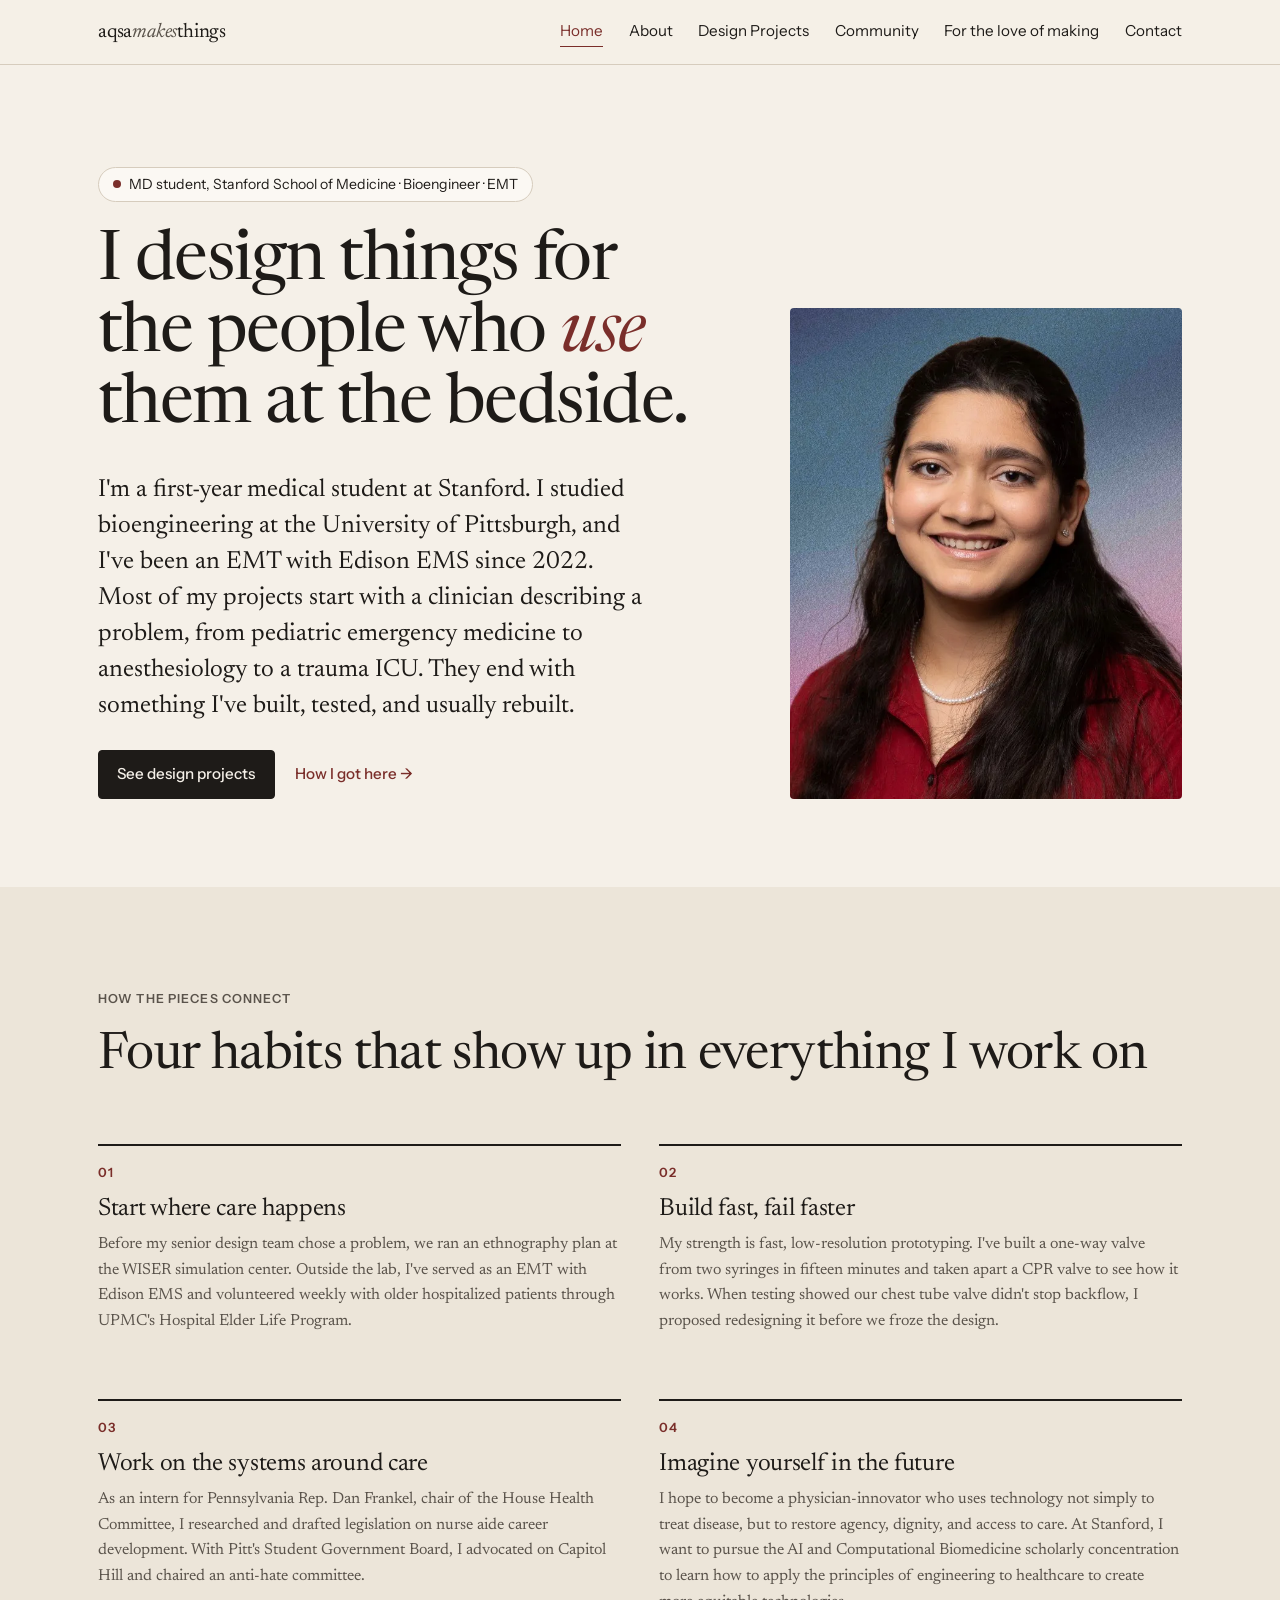
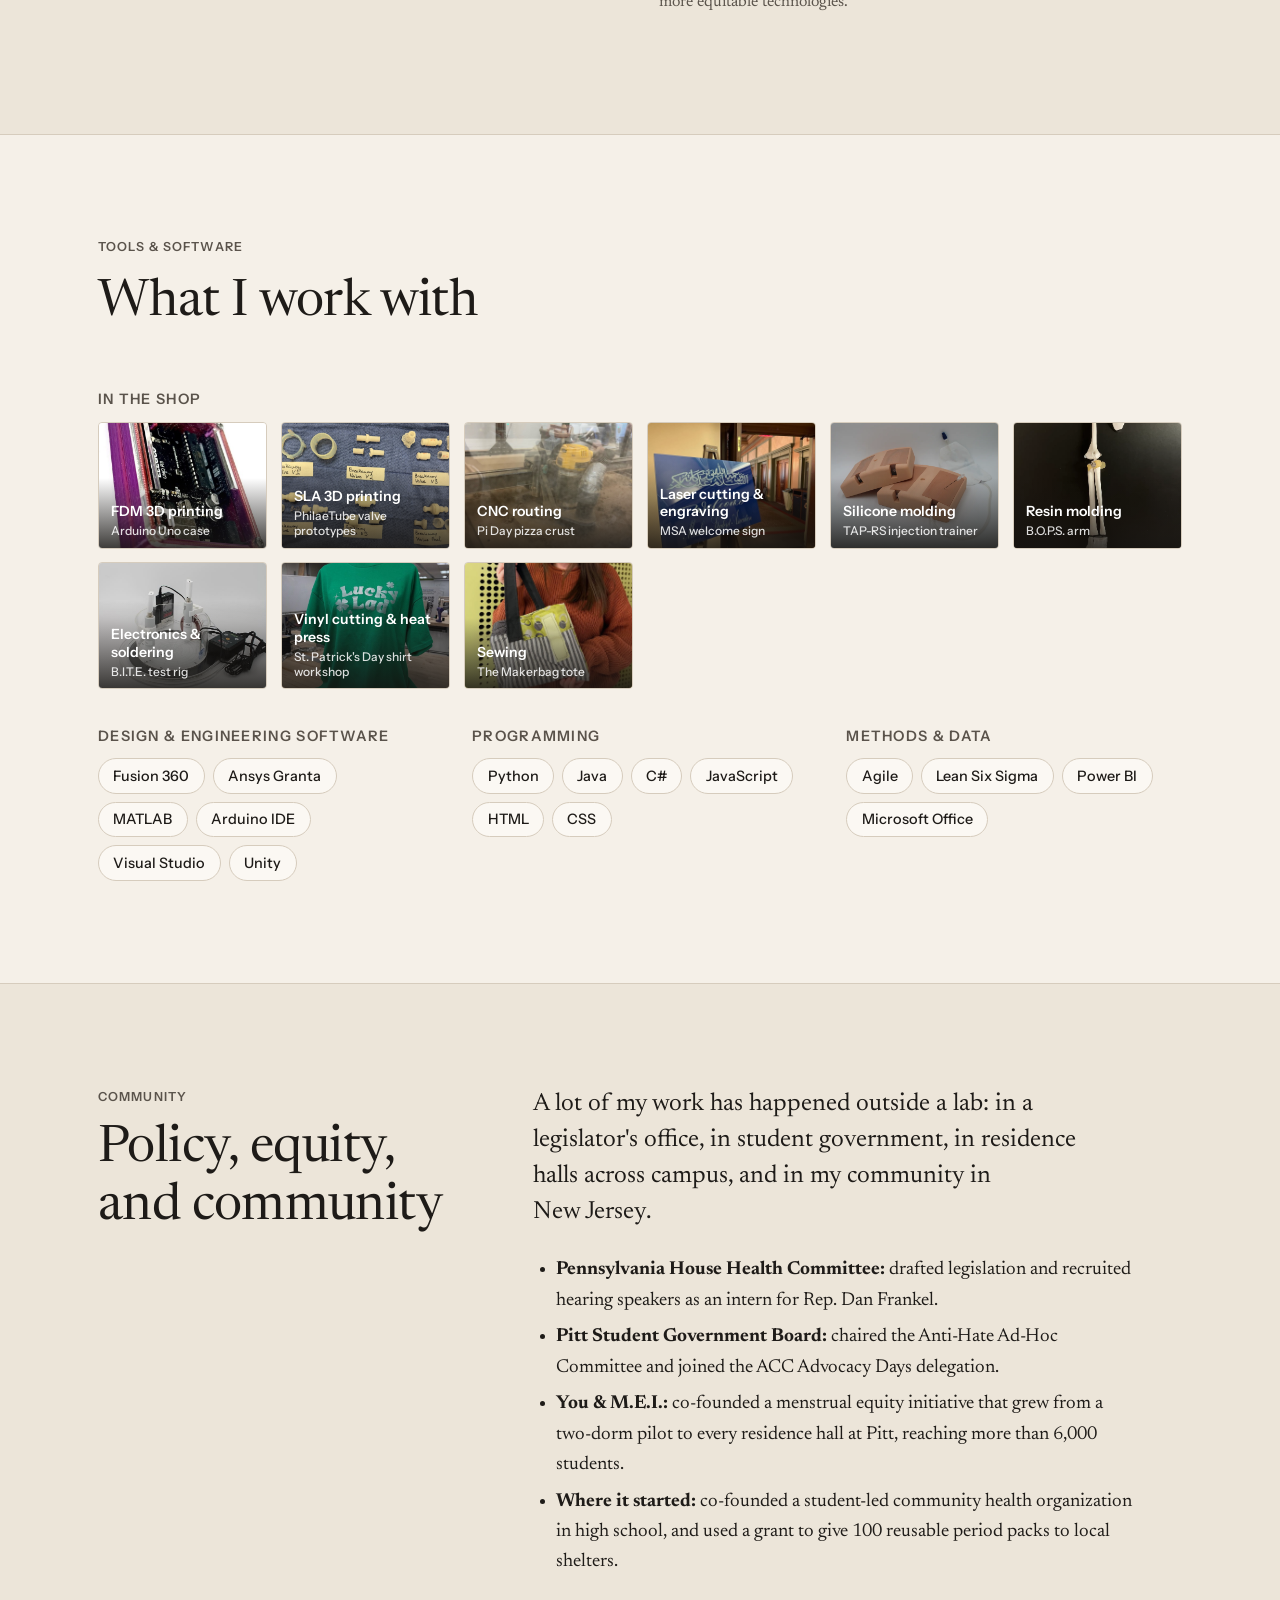
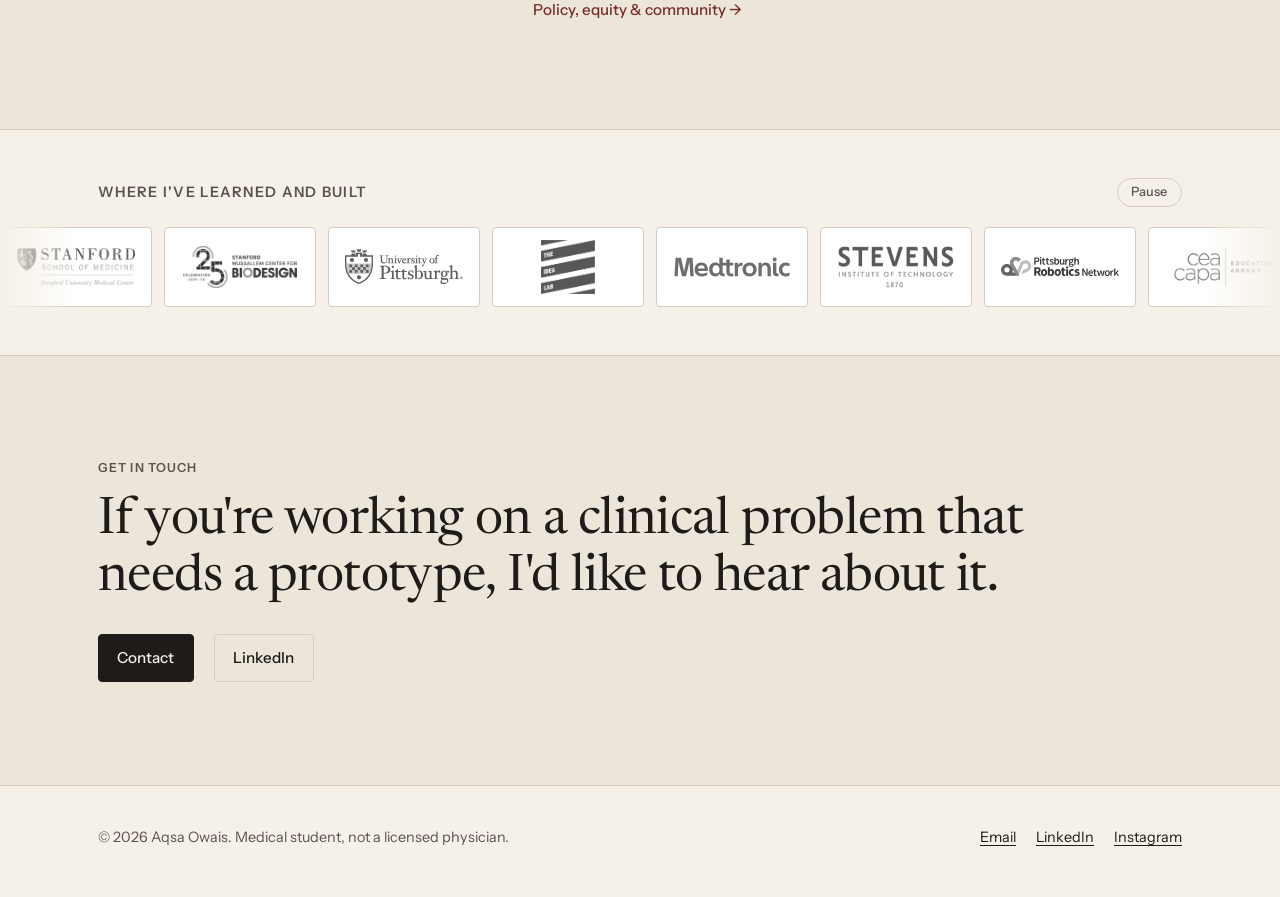
<file: index.html>
<!doctype html>
<html lang="en">
<head>
  <meta charset="utf-8">
  <meta name="viewport" content="width=device-width, initial-scale=1">
  <title>aqsamakesthings · Aqsa Owais</title>
  <meta name="description" content="Aqsa Owais is a bioengineer and medical student who designs clinical devices and training tools alongside the clinicians who use them.">
  <link rel="preconnect" href="https://fonts.googleapis.com">
  <link rel="preconnect" href="https://fonts.gstatic.com" crossorigin>
  <link rel="stylesheet" href="https://fonts.googleapis.com/css2?family=Instrument+Sans:wght@400;500;600&family=Newsreader:ital,opsz,wght@0,6..72,400;0,6..72,500;1,6..72,400&display=swap">
  <link rel="stylesheet" href="assets/css/style.css?v=16">
  <script>document.documentElement.classList.add("js");</script>
  <script defer src="assets/js/main.js?v=10"></script>
</head>
<body>
  <a class="skip-link" href="#main">Skip to content</a>

  <header class="site-header">
    <div class="wrap">
      <a class="wordmark" href="index.html" aria-label="aqsamakesthings, home">aqsa<span>makes</span>things</a>
      <button class="nav-toggle" type="button" aria-expanded="false" aria-controls="site-nav">Menu</button>
      <nav id="site-nav" class="nav" aria-label="Main">
        <ul>
          <li><a href="index.html" aria-current="page">Home</a></li>
          <li><a href="about.html">About</a></li>
          <li class="has-sub"><a href="work.html">Design Projects</a>
            <ul class="subnav">
              <li><a href="philaetube.html">PhilaeTube case study</a></li>
            </ul>
          </li>
          <li><a href="community.html">Community</a></li>
          <li><a href="making.html">For the love of making</a></li>
          <li><a href="contact.html">Contact</a></li>
        </ul>
      </nav>
    </div>
  </header>

  <main id="main">
    <!-- Opening statement -->
    <section class="hero" aria-labelledby="hero-title">
      <div class="wrap hero-grid">
        <div>
          <p class="status">MD student, Stanford School of Medicine · Bioengineer · EMT</p>
          <h1 id="hero-title">I design things for the people who <em>use</em> them at the bedside.</h1>
          <p class="lede">I'm a first-year medical student at Stanford. I studied bioengineering at the University of Pittsburgh, and I've been an EMT with Edison EMS since 2022. Most of my projects start with a clinician describing a problem, from pediatric emergency medicine to anesthesiology to a trauma ICU. They end with something I've built, tested, and usually rebuilt.</p>
          <div class="actions">
            <a class="btn" href="work.html">See design projects</a>
            <a class="arrow-link" href="about.html">How I got here</a>
          </div>
        </div>
        <figure class="hero-figure">
          <img src="assets/img/portrait.webp" width="800" height="800"
               alt="Portrait of Aqsa Owais smiling, wearing a dark red top, against a soft blue backdrop."
               fetchpriority="high" decoding="async">
        </figure>
      </div>
    </section>


    <!-- The three threads -->
    <section class="section section--tint" aria-labelledby="threads-title">
      <div class="wrap">
        <div class="section-head">
          <p class="label">How the pieces connect</p>
          <h2 id="threads-title">Four habits that show up in everything I work on</h2>
        </div>
        <div class="threads threads--four">
          <article class="thread reveal">
            <p class="num">01</p>
            <h3>Start where care happens</h3>
            <p>Before my senior design team chose a problem, we ran an ethnography plan at the WISER simulation center. Outside the lab, I've served as an EMT with Edison EMS and volunteered weekly with older hospitalized patients through UPMC's Hospital Elder Life Program.</p>
          </article>
          <article class="thread reveal">
            <p class="num">02</p>
            <h3>Build fast, fail faster</h3>
            <p>My strength is fast, low-resolution prototyping. I've built a one-way valve from two syringes in fifteen minutes and taken apart a CPR valve to see how it works. When testing showed our chest tube valve didn't stop backflow, I proposed redesigning it before we froze the design.</p>
          </article>
          <article class="thread reveal">
            <p class="num">03</p>
            <h3>Work on the systems around care</h3>
            <p>As an intern for Pennsylvania Rep. Dan Frankel, chair of the House Health Committee, I researched and drafted legislation on nurse aide career development. With Pitt's Student Government Board, I advocated on Capitol Hill and chaired an anti-hate committee.</p>
          </article>
          <article class="thread reveal">
            <p class="num">04</p>
            <h3>Imagine yourself in the future</h3>
            <p>I hope to become a physician-innovator who uses technology not simply to treat disease, but to restore agency, dignity, and access to care. At Stanford, I want to pursue the AI and Computational Biomedicine scholarly concentration to learn how to apply the principles of engineering to healthcare to create more equitable technologies.</p>
          </article>
        </div>
      </div>
    </section>

    <!-- What I work with -->
    <section class="section" id="tools" aria-labelledby="tools-title">
      <div class="wrap">
        <div class="section-head">
          <p class="label">Tools &amp; software</p>
          <h2 id="tools-title">What I work with</h2>
        </div>
        <div class="tools-grid">
          <div class="tool-group tool-group--fab">
            <h3 class="label">In the shop</h3>
            <ul class="tool-cards" role="list">
              <li><a href="making.html#builds"><img src="assets/img/ig-barbie-arduino.jpg" alt="" loading="lazy" decoding="async"><span>FDM 3D printing<small>Arduino Uno case</small></span></a></li>
              <li><a href="work.html#philaetube"><img src="assets/img/pt-evolution.jpg" alt="" loading="lazy" decoding="async"><span>SLA 3D printing<small>PhilaeTube valve prototypes</small></span></a></li>
              <li><a href="making.html#builds"><img src="assets/img/pr-pi-cnc.jpg" alt="" loading="lazy" decoding="async"><span>CNC routing<small>Pi Day pizza crust</small></span></a></li>
              <li><a href="making.html#builds"><img src="assets/img/ig-msa-welcome-sign.jpg" alt="" loading="lazy" decoding="async"><span>Laser cutting &amp; engraving<small>MSA welcome sign</small></span></a></li>
              <li><a href="work.html#tap-rs"><img src="assets/img/idea-2.webp" alt="" loading="lazy" decoding="async"><span>Silicone molding<small>TAP-RS injection trainer</small></span></a></li>
              <li><a href="work.html#bops"><img src="assets/img/xp-2.webp" alt="" loading="lazy" decoding="async"><span>Resin molding<small>B.O.P.S. arm</small></span></a></li>
              <li><a href="work.html#bite"><img src="assets/img/mk-bite-rig.jpg" alt="" loading="lazy" decoding="async"><span>Electronics &amp; soldering<small>B.I.T.E. test rig</small></span></a></li>
              <li><a href="making.html#builds"><img src="assets/img/ig-heatpress-shirt.jpg" alt="" loading="lazy" decoding="async"><span>Vinyl cutting &amp; heat press<small>St. Patrick's Day shirt workshop</small></span></a></li>
              <li><a href="making.html#builds"><img src="assets/img/ig-makerbag.jpg" alt="" loading="lazy" decoding="async"><span>Sewing<small>The Makerbag tote</small></span></a></li>
            </ul>
          </div>
          <div class="tool-group">
            <h3 class="label">Design &amp; engineering software</h3>
            <ul class="tool-chips" role="list"><li>Fusion 360</li><li>Ansys Granta</li><li>MATLAB</li><li>Arduino IDE</li><li>Visual Studio</li><li>Unity</li></ul>
          </div>
          <div class="tool-group">
            <h3 class="label">Programming</h3>
            <ul class="tool-chips" role="list"><li>Python</li><li>Java</li><li>C#</li><li>JavaScript</li><li>HTML</li><li>CSS</li></ul>
          </div>
          <div class="tool-group">
            <h3 class="label">Methods &amp; data</h3>
            <ul class="tool-chips" role="list"><li>Agile</li><li>Lean Six Sigma</li><li>Power BI</li><li>Microsoft Office</li></ul>
          </div>
        </div>
      </div>
    </section>

    <!-- Community teaser -->
    <section class="section section--tint" aria-labelledby="community-title">
      <div class="wrap split">
        <div>
          <p class="label">Community</p>
          <h2 id="community-title">Policy, equity, and community</h2>
        </div>
        <div>
          <p class="lede">A lot of my work has happened outside a lab: in a legislator's office, in student government, in residence halls across campus, and in my community in New Jersey.</p>
          <ul>
            <li><strong>Pennsylvania House Health Committee:</strong> drafted legislation and recruited hearing speakers as an intern for Rep. Dan Frankel.</li>
            <li><strong>Pitt Student Government Board:</strong> chaired the Anti-Hate Ad-Hoc Committee and joined the ACC Advocacy Days delegation.</li>
            <li><strong>You &amp; M.E.I.:</strong> co-founded a menstrual equity initiative that grew from a two-dorm pilot to every residence hall at Pitt, reaching more than 6,000 students.</li>
            <li><strong>Where it started:</strong> co-founded a student-led community health organization in high school, and used a grant to give 100 reusable period packs to local shelters.</li>
          </ul>
          <a class="arrow-link" href="community.html">Policy, equity &amp; community</a>
        </div>
      </div>
    </section>

    <!-- Affiliations -->
    <section class="section section--logos" aria-labelledby="logos-title">
      <div class="wrap logos-head">
        <h2 id="logos-title" class="label">Where I've learned and built</h2>
        <button class="marquee-toggle" type="button" aria-pressed="false" aria-controls="logo-marquee">Pause</button>
      </div>
      <div class="marquee" id="logo-marquee">
        <div class="marquee-track">
        <ul class="logo-strip" role="list">
          <li class="logo-tile logo-tile--wide"><a href="about.html#education"><img src="assets/img/logos/stanford-medicine.png" width="480" height="155" loading="lazy" decoding="async" alt="Stanford University School of Medicine"></a></li>
          <li class="logo-tile logo-tile--wide"><a href="https://biodesign.stanford.edu/"><img src="assets/img/logos/stanford-biodesign.png" width="480" height="175" loading="lazy" decoding="async" alt="Stanford Biodesign"></a></li>
          <li class="logo-tile logo-tile--wide"><a href="about.html#education"><img src="assets/img/logos/pitt.svg" width="335" height="100" loading="lazy" decoding="async" alt="University of Pittsburgh"></a></li>
          <li class="logo-tile logo-tile--square"><a href="work.html#idea-lab"><img src="assets/img/logos/idea-lab.png" width="240" height="242" loading="lazy" decoding="async" alt="The IDEA Lab, University of Pittsburgh"></a></li>
          <li class="logo-tile logo-tile--wide"><a href="work.html#medtronic"><img src="assets/img/logos/medtronic.svg" width="293" height="50" loading="lazy" decoding="async" alt="Medtronic"></a></li>
          <li class="logo-tile logo-tile--wide"><a href="work.html#mocore"><img src="assets/img/logos/stevens.png" width="360" height="130" loading="lazy" decoding="async" alt="Stevens Institute of Technology"></a></li>
          <li class="logo-tile logo-tile--wide"><a href="work.html#outreach"><img src="assets/img/logos/pittsburgh-robotics-network.svg" width="312" height="50" loading="lazy" decoding="async" alt="Pittsburgh Robotics Network"></a></li>
          <li class="logo-tile logo-tile--wide"><a href="about.html#abroad"><img src="assets/img/logos/cea-capa.png" width="510" height="206" loading="lazy" decoding="async" alt="CEA CAPA Education Abroad"></a></li>
          <li class="logo-tile logo-tile--square"><a href="about.html#abroad"><img src="assets/img/logos/university-of-nicosia.svg" width="100" height="100" loading="lazy" decoding="async" alt="University of Nicosia"></a></li>
          <li class="logo-tile logo-tile--square"><a href="about.html#education"><img src="assets/img/logos/middlesex-county-magnet-schools.png" width="300" height="300" loading="lazy" decoding="async" alt="Middlesex County Magnet Schools"></a></li>
        </ul>
        <ul class="logo-strip logo-strip--dup" role="list" aria-hidden="true">
          <li class="logo-tile logo-tile--wide"><a tabindex="-1" href="about.html#education"><img src="assets/img/logos/stanford-medicine.png" width="480" height="155" loading="lazy" decoding="async" alt="" data-alt="Stanford University School of Medicine"></a></li>
          <li class="logo-tile logo-tile--wide"><a tabindex="-1" href="https://biodesign.stanford.edu/"><img src="assets/img/logos/stanford-biodesign.png" width="480" height="175" loading="lazy" decoding="async" alt="" data-alt="Stanford Biodesign"></a></li>
          <li class="logo-tile logo-tile--wide"><a tabindex="-1" href="about.html#education"><img src="assets/img/logos/pitt.svg" width="335" height="100" loading="lazy" decoding="async" alt="" data-alt="University of Pittsburgh"></a></li>
          <li class="logo-tile logo-tile--square"><a tabindex="-1" href="work.html#idea-lab"><img src="assets/img/logos/idea-lab.png" width="240" height="242" loading="lazy" decoding="async" alt="" data-alt="The IDEA Lab, University of Pittsburgh"></a></li>
          <li class="logo-tile logo-tile--wide"><a tabindex="-1" href="work.html#medtronic"><img src="assets/img/logos/medtronic.svg" width="293" height="50" loading="lazy" decoding="async" alt="" data-alt="Medtronic"></a></li>
          <li class="logo-tile logo-tile--wide"><a tabindex="-1" href="work.html#mocore"><img src="assets/img/logos/stevens.png" width="360" height="130" loading="lazy" decoding="async" alt="" data-alt="Stevens Institute of Technology"></a></li>
          <li class="logo-tile logo-tile--wide"><a tabindex="-1" href="work.html#outreach"><img src="assets/img/logos/pittsburgh-robotics-network.svg" width="312" height="50" loading="lazy" decoding="async" alt="" data-alt="Pittsburgh Robotics Network"></a></li>
          <li class="logo-tile logo-tile--wide"><a tabindex="-1" href="about.html#abroad"><img src="assets/img/logos/cea-capa.png" width="510" height="206" loading="lazy" decoding="async" alt="" data-alt="CEA CAPA Education Abroad"></a></li>
          <li class="logo-tile logo-tile--square"><a tabindex="-1" href="about.html#abroad"><img src="assets/img/logos/university-of-nicosia.svg" width="100" height="100" loading="lazy" decoding="async" alt="" data-alt="University of Nicosia"></a></li>
          <li class="logo-tile logo-tile--square"><a tabindex="-1" href="about.html#education"><img src="assets/img/logos/middlesex-county-magnet-schools.png" width="300" height="300" loading="lazy" decoding="async" alt="" data-alt="Middlesex County Magnet Schools"></a></li>
        </ul>
        </div>
      </div>
    </section>

    <!-- Contact strip -->
    <section class="section section--tint" aria-labelledby="contact-title">
      <div class="wrap">
        <p class="label">Get in touch</p>
        <h2 id="contact-title">If you're working on a clinical problem that needs a prototype, I'd like to hear about it.</h2>
        <div class="actions" style="margin-top:1.5rem">
          <a class="btn" href="contact.html">Contact</a>
          <a class="btn btn--ghost" href="https://www.linkedin.com/in/aqsa-owais/">LinkedIn</a>
        </div>
      </div>
    </section>
  </main>

  <footer class="site-footer">
    <div class="wrap">
      <p>© <span id="year">2026</span> Aqsa Owais. Medical student, not a licensed physician.</p>
      <ul>
        <li><a href="mailto:aqsa.owais.nj@gmail.com">Email</a></li>
        <li><a href="https://www.linkedin.com/in/aqsa-owais/">LinkedIn</a></li>
        <li><a href="https://www.instagram.com/aqsamakesthings/">Instagram</a></li>
      </ul>
    </div>
  </footer>
</body>
</html>
</file>
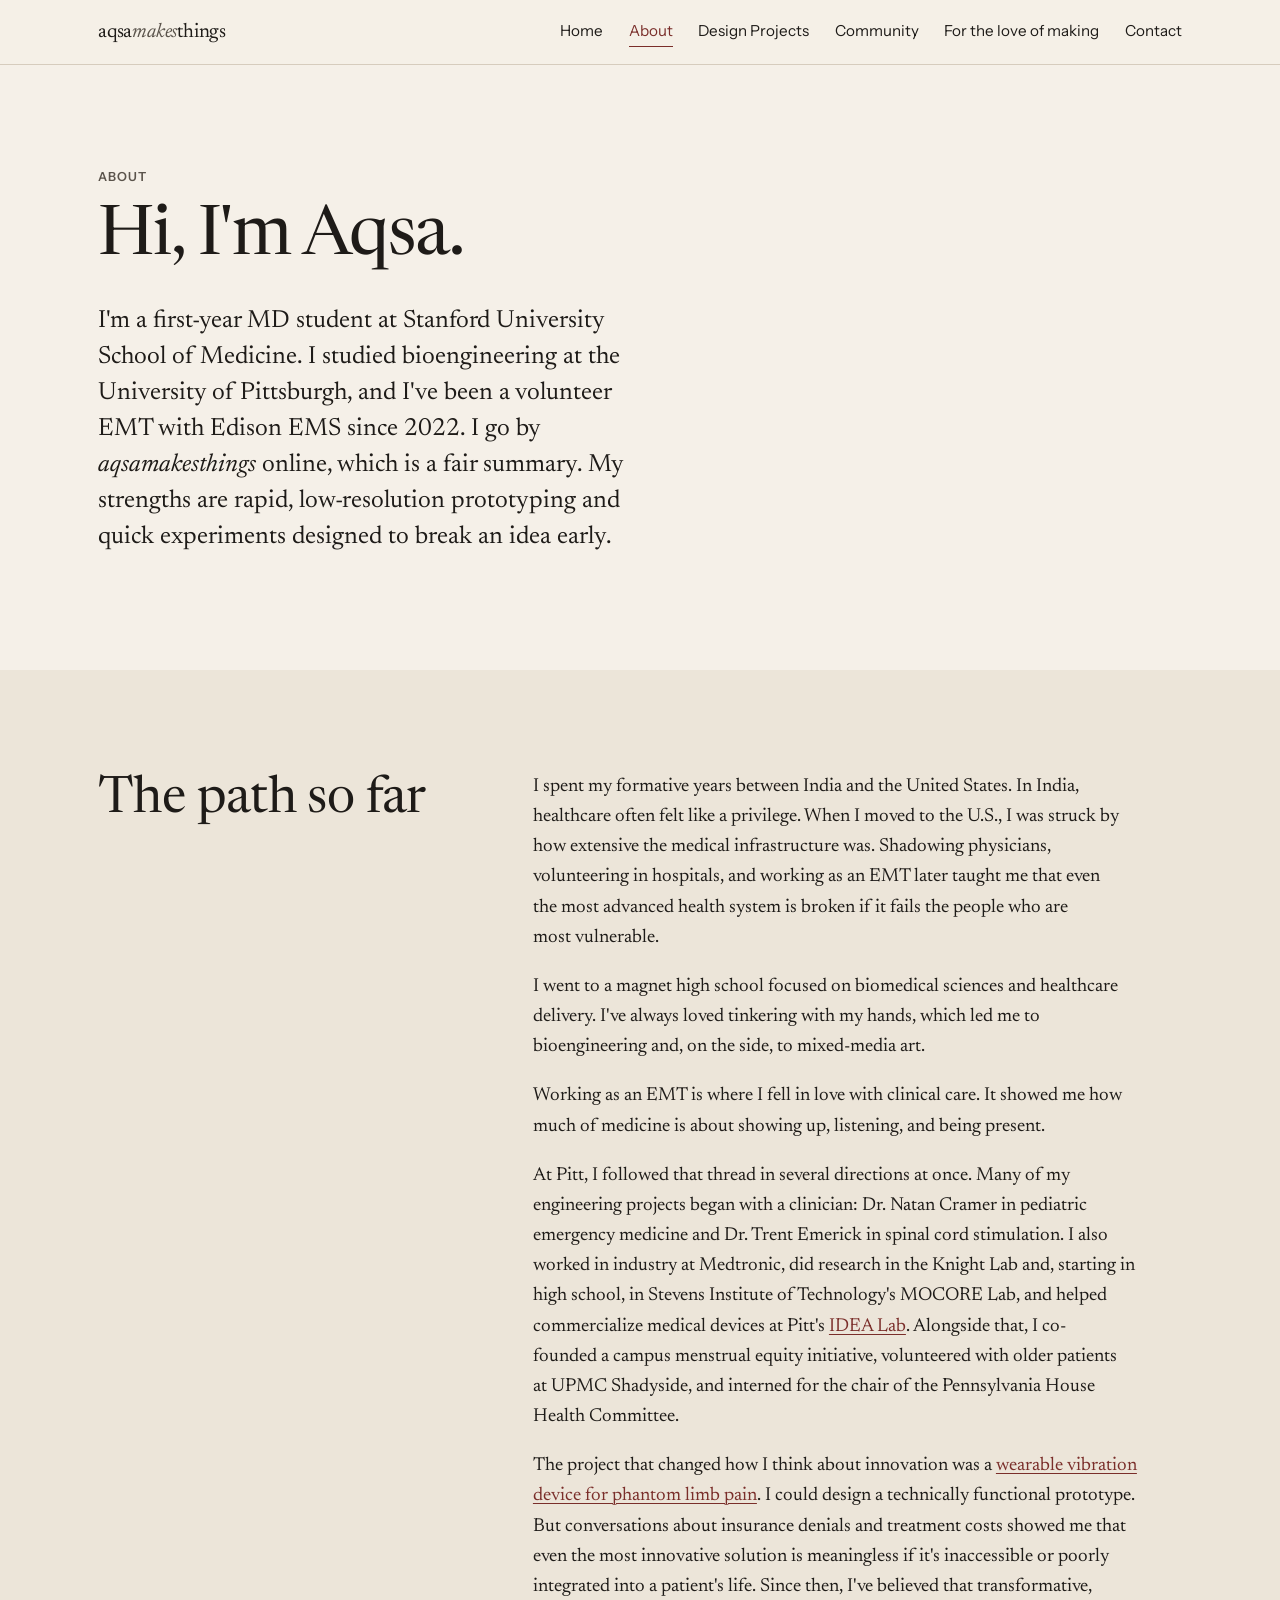
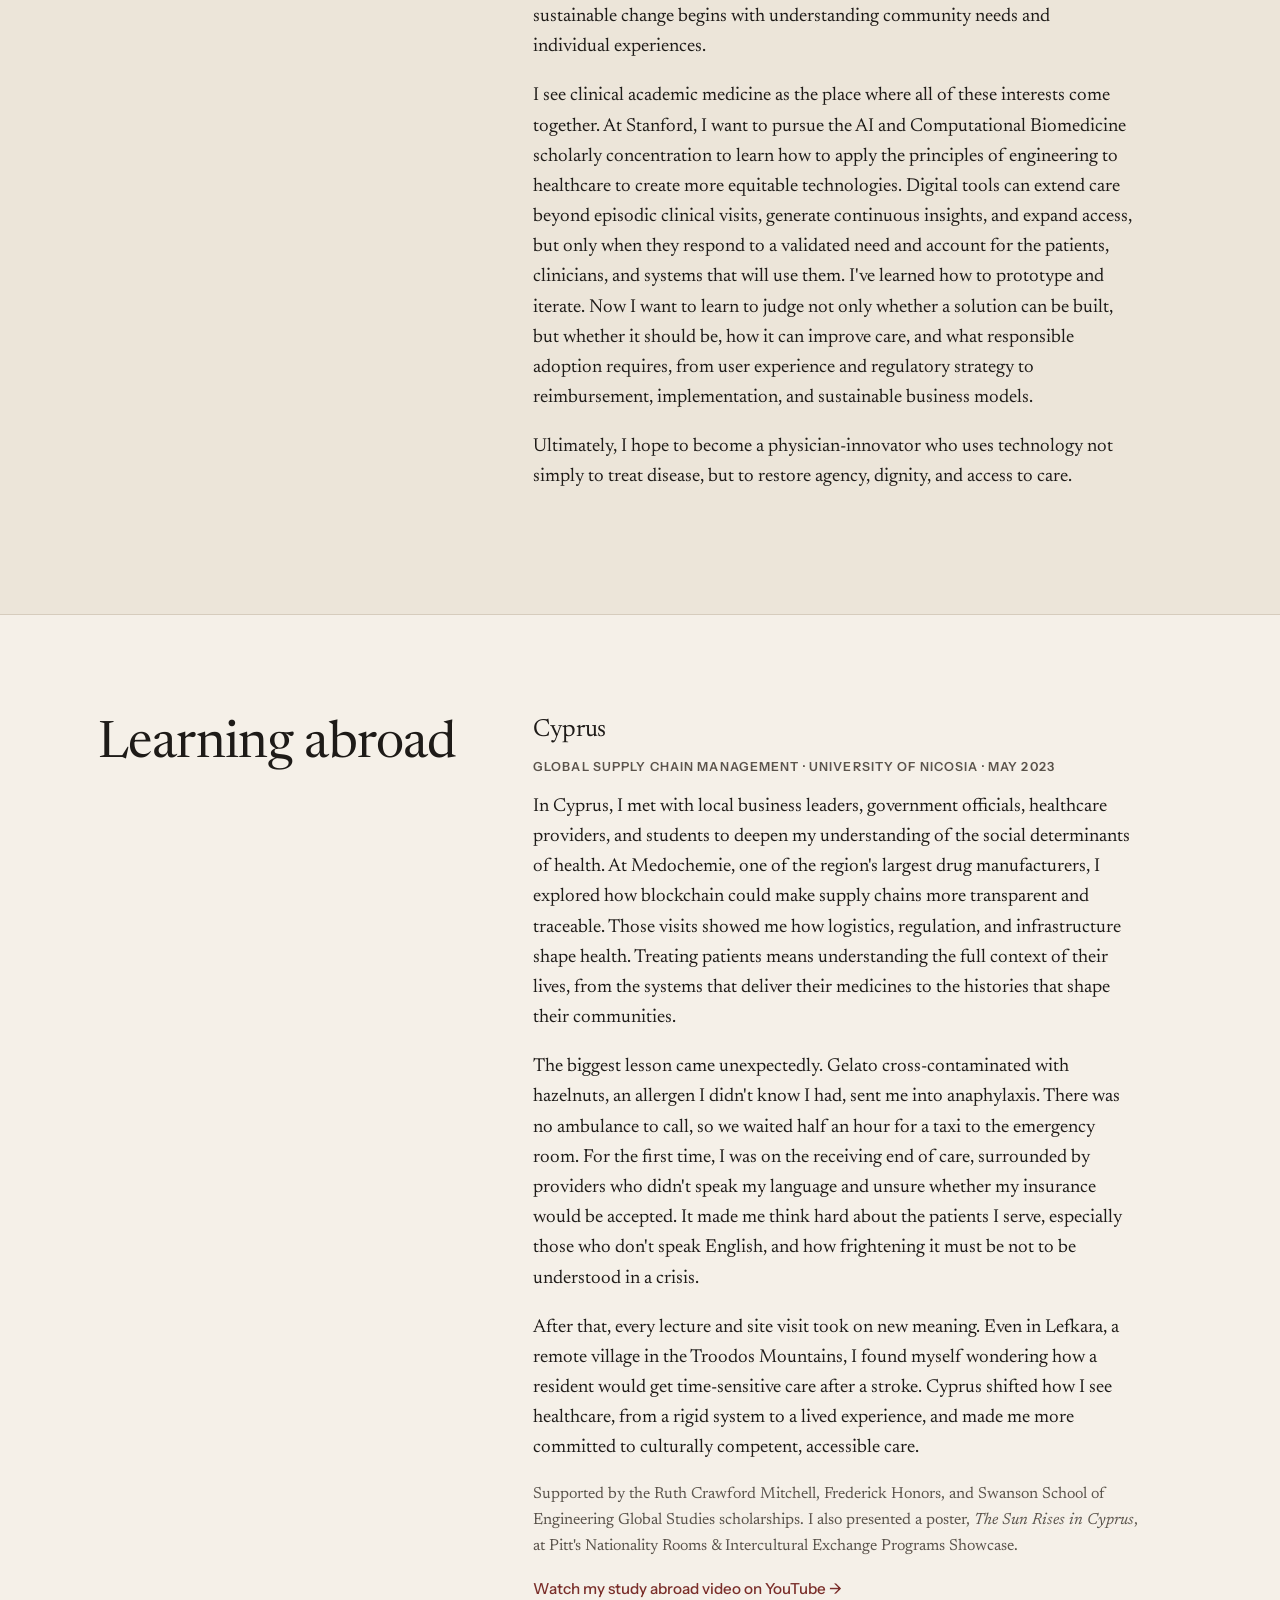
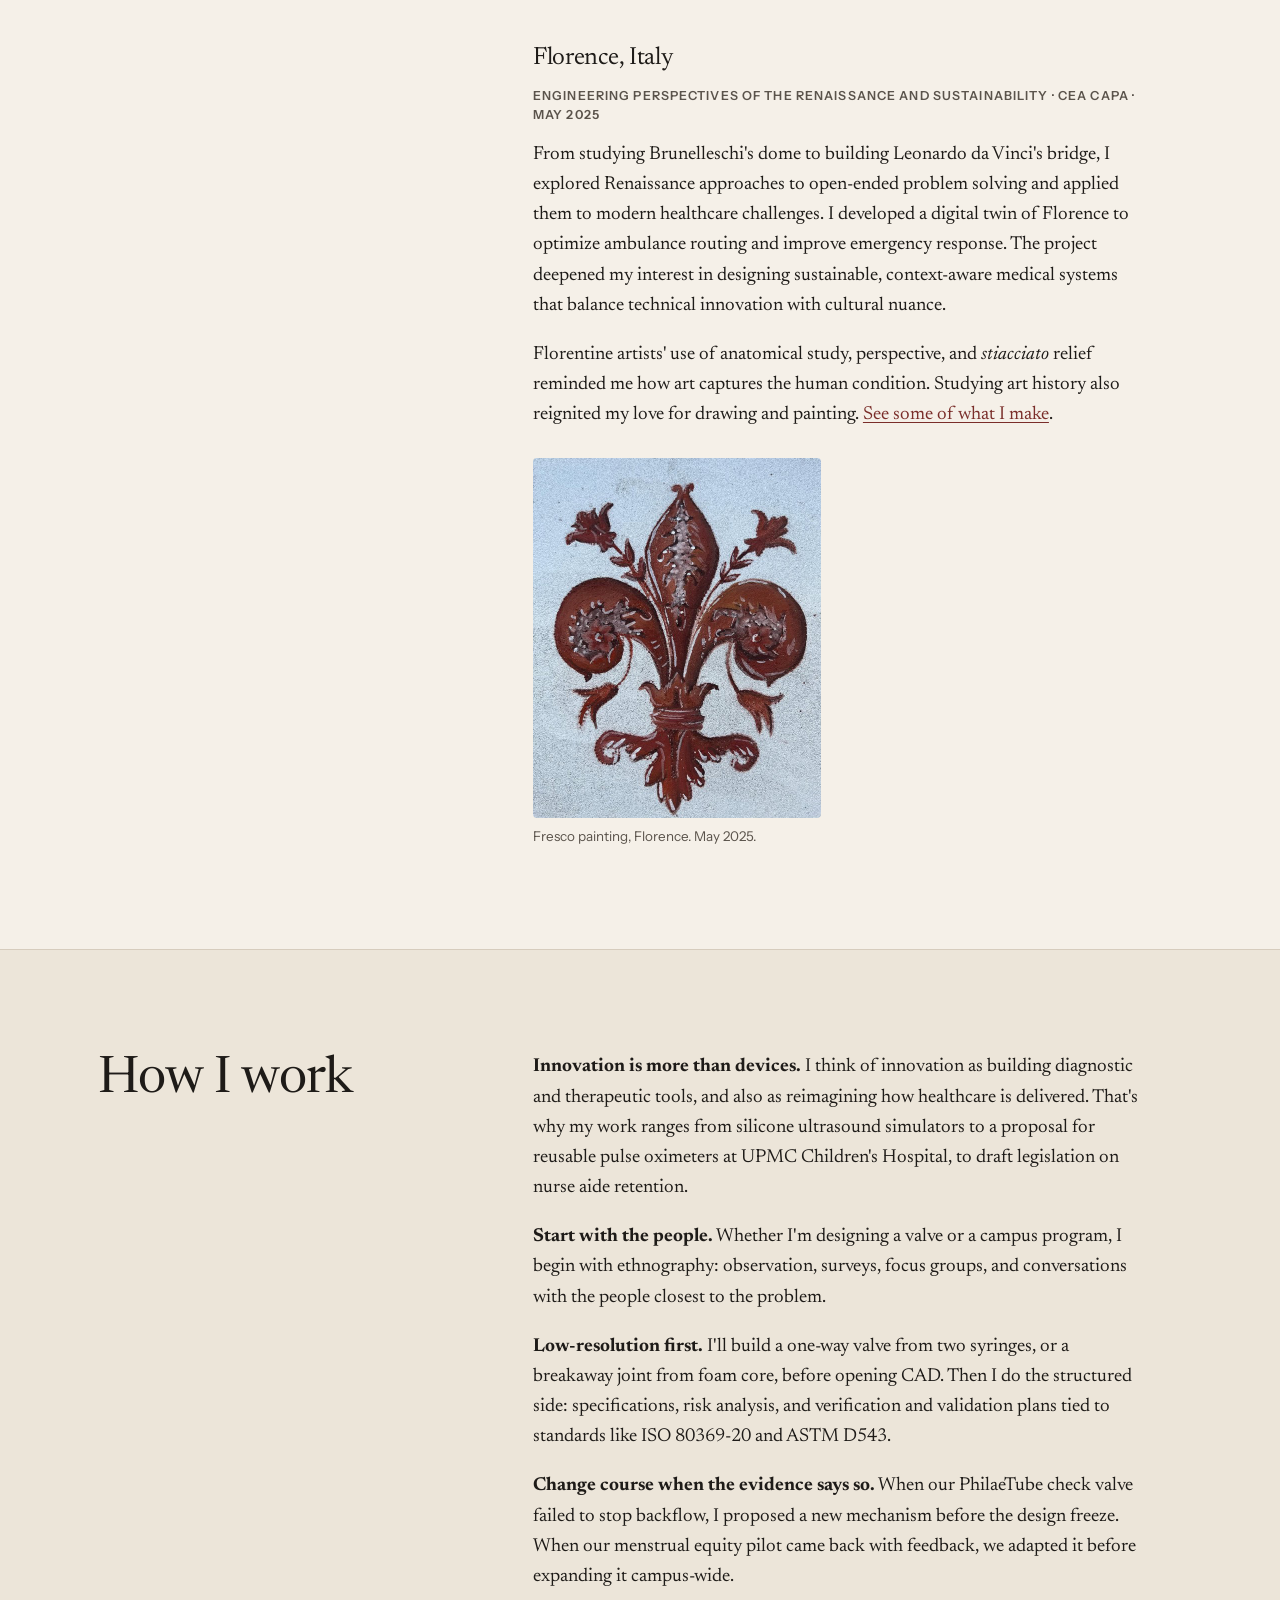
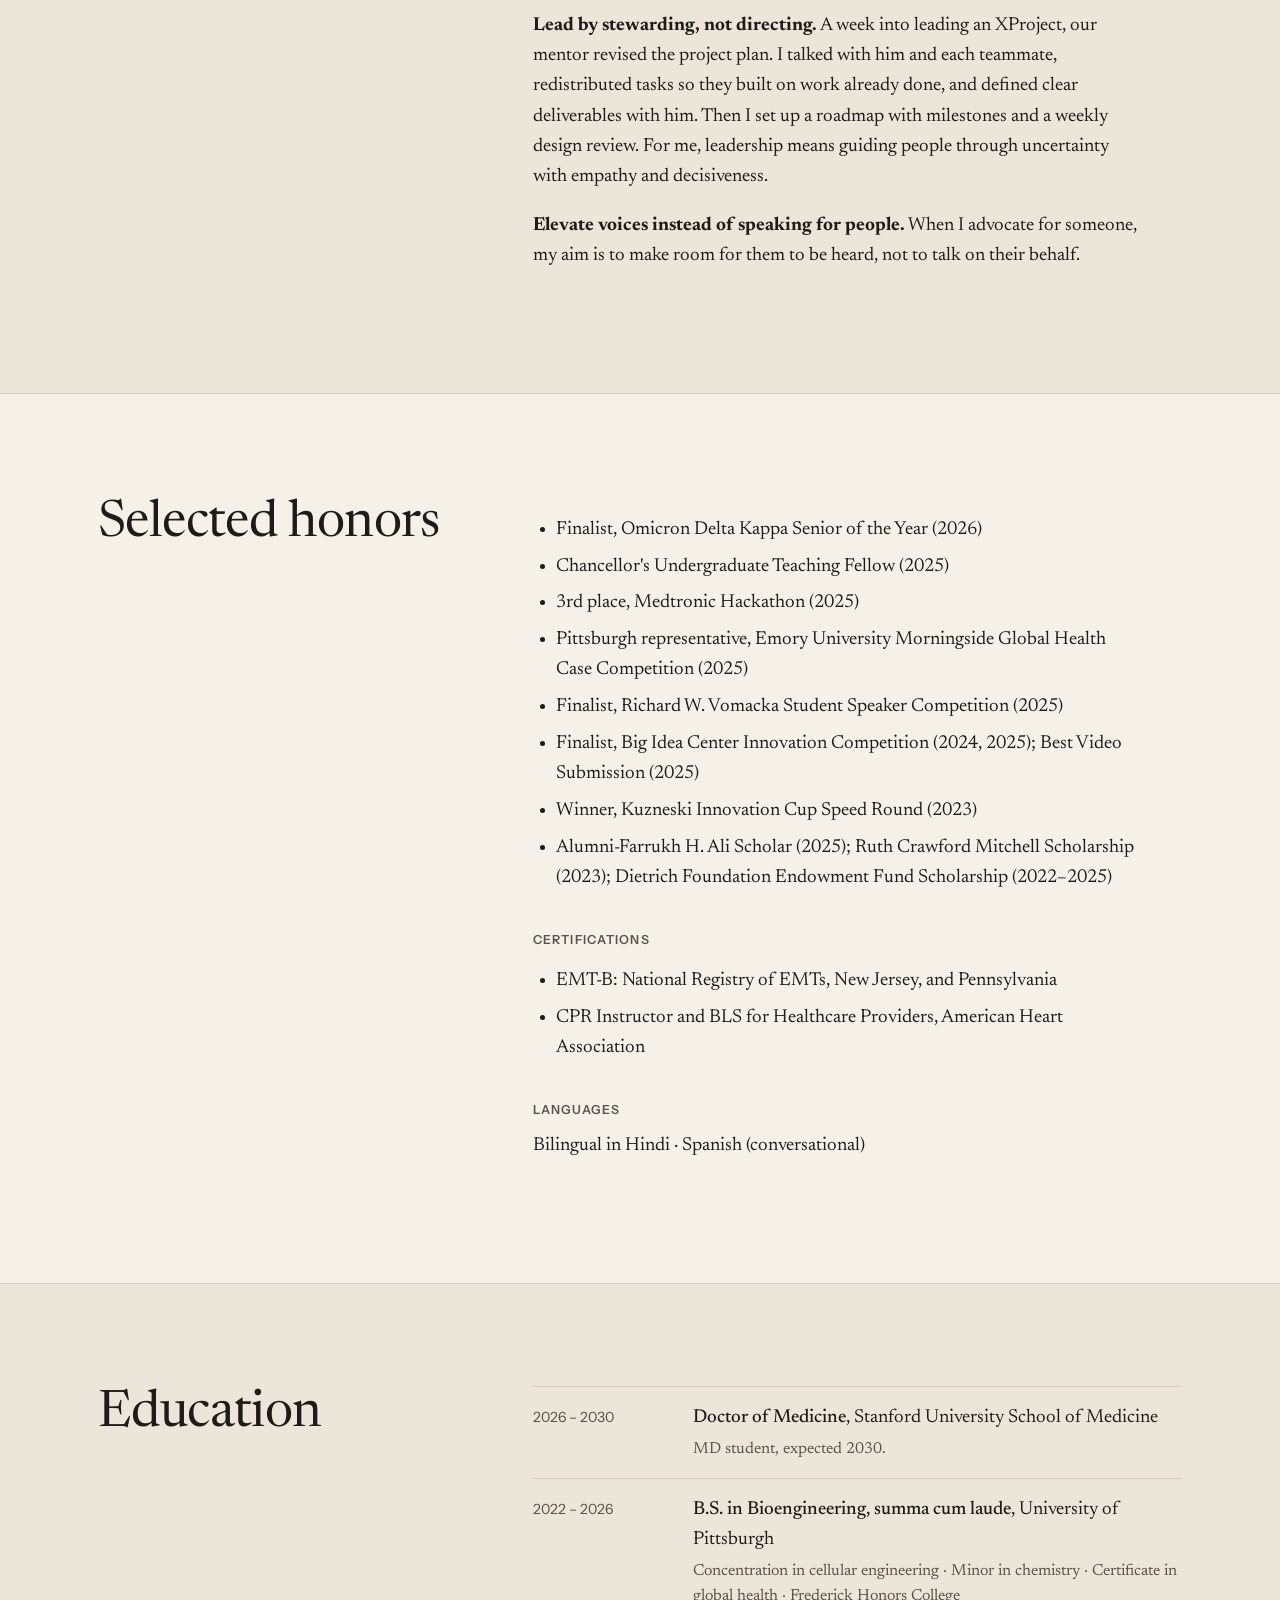
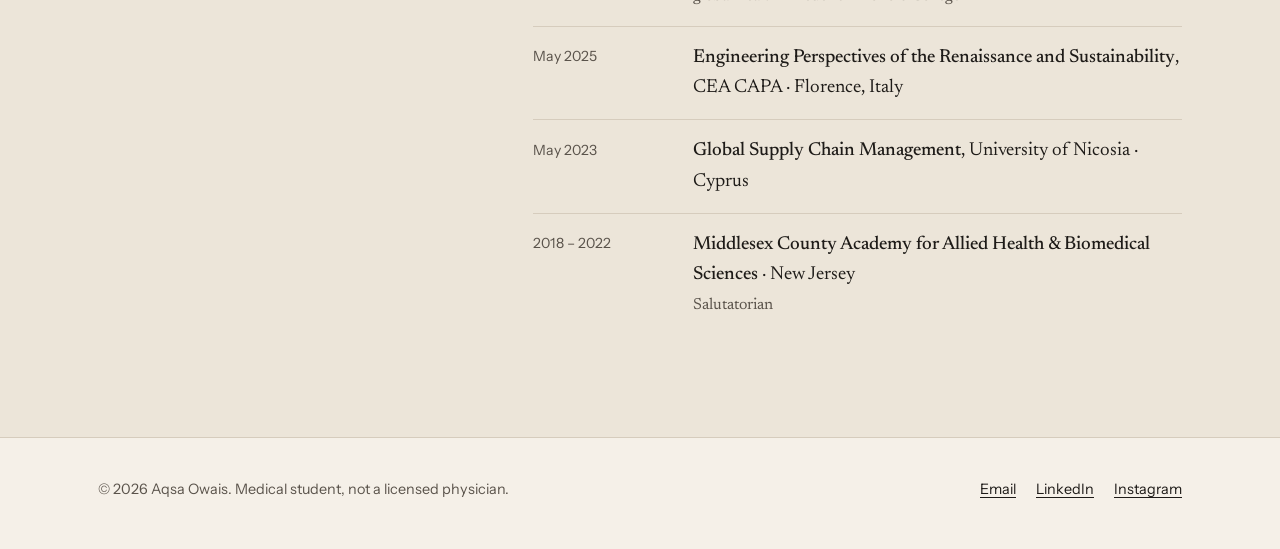
<file: about.html>
<!doctype html>
<html lang="en">
<head>
  <meta charset="utf-8">
  <meta name="viewport" content="width=device-width, initial-scale=1">
  <title>About · aqsamakesthings</title>
  <meta name="description" content="Aqsa Owais is an MD student at Stanford, a University of Pittsburgh bioengineering graduate, and an EMT.">
  <link rel="preconnect" href="https://fonts.googleapis.com">
  <link rel="preconnect" href="https://fonts.gstatic.com" crossorigin>
  <link rel="stylesheet" href="https://fonts.googleapis.com/css2?family=Instrument+Sans:wght@400;500;600&family=Newsreader:ital,opsz,wght@0,6..72,400;0,6..72,500;1,6..72,400&display=swap">
  <link rel="stylesheet" href="assets/css/style.css?v=16">
  <script>document.documentElement.classList.add("js");</script>
  <script defer src="assets/js/main.js?v=10"></script>
</head>
<body>
  <a class="skip-link" href="#main">Skip to content</a>

  <header class="site-header">
    <div class="wrap">
      <a class="wordmark" href="index.html" aria-label="aqsamakesthings, home">aqsa<span>makes</span>things</a>
      <button class="nav-toggle" type="button" aria-expanded="false" aria-controls="site-nav">Menu</button>
      <nav id="site-nav" class="nav" aria-label="Main">
        <ul>
          <li><a href="index.html">Home</a></li>
          <li><a href="about.html" aria-current="page">About</a></li>
          <li class="has-sub"><a href="work.html">Design Projects</a>
            <ul class="subnav">
              <li><a href="philaetube.html">PhilaeTube case study</a></li>
            </ul>
          </li>
          <li><a href="community.html">Community</a></li>
          <li><a href="making.html">For the love of making</a></li>
          <li><a href="contact.html">Contact</a></li>
        </ul>
      </nav>
    </div>
  </header>

  <main id="main">
    <section class="hero" aria-labelledby="page-title">
      <div class="wrap">
          <p class="label">About</p>
          <h1 id="page-title">Hi, I'm Aqsa.</h1>
          <p class="lede">I'm a first-year MD student at Stanford University School of Medicine. I studied bioengineering at the University of Pittsburgh, and I've been a volunteer EMT with Edison EMS since 2022. I go by <em>aqsamakesthings</em> online, which is a fair summary. My strengths are rapid, low-resolution prototyping and quick experiments designed to break an idea early.</p>
      </div>
    </section>

    <section class="section section--tint" aria-labelledby="path-title">
      <div class="wrap split">
        <div><h2 id="path-title">The path so far</h2></div>
        <div>
          <p>I spent my formative years between India and the United States. In India, healthcare often felt like a privilege. When I moved to the U.S., I was struck by how extensive the medical infrastructure was. Shadowing physicians, volunteering in hospitals, and working as an EMT later taught me that even the most advanced health system is broken if it fails the people who are most vulnerable.</p>
          <p>I went to a magnet high school focused on biomedical sciences and healthcare delivery. I've always loved tinkering with my hands, which led me to bioengineering and, on the side, to mixed-media art.</p>
          <p>Working as an EMT is where I fell in love with clinical care. It showed me how much of medicine is about showing up, listening, and being present.</p>
          <p>At Pitt, I followed that thread in several directions at once. Many of my engineering projects began with a clinician: Dr. Natan Cramer in pediatric emergency medicine and Dr. Trent Emerick in spinal cord stimulation. I also worked in industry at Medtronic, did research in the Knight Lab and, starting in high school, in Stevens Institute of Technology's MOCORE Lab, and helped commercialize medical devices at Pitt's <a href="work.html#idea-lab">IDEA Lab</a>. Alongside that, I co-founded a campus menstrual equity initiative, volunteered with older patients at UPMC Shadyside, and interned for the chair of the Pennsylvania House Health Committee.</p>
          <p>The project that changed how I think about innovation was a <a href="work.html#vibration">wearable vibration device for phantom limb pain</a>. I could design a technically functional prototype. But conversations about insurance denials and treatment costs showed me that even the most innovative solution is meaningless if it's inaccessible or poorly integrated into a patient's life. Since then, I've believed that transformative, sustainable change begins with understanding community needs and individual experiences.</p>
          <p>I see clinical academic medicine as the place where all of these interests come together. At Stanford, I want to pursue the AI and Computational Biomedicine scholarly concentration to learn how to apply the principles of engineering to healthcare to create more equitable technologies. Digital tools can extend care beyond episodic clinical visits, generate continuous insights, and expand access, but only when they respond to a validated need and account for the patients, clinicians, and systems that will use them. I've learned how to prototype and iterate. Now I want to learn to judge not only whether a solution can be built, but whether it should be, how it can improve care, and what responsible adoption requires, from user experience and regulatory strategy to reimbursement, implementation, and sustainable business models.</p>
          <p>Ultimately, I hope to become a physician-innovator who uses technology not simply to treat disease, but to restore agency, dignity, and access to care.</p>
        </div>
      </div>
    </section>

    <section class="section" id="abroad" aria-labelledby="abroad-title">
      <div class="wrap split">
        <div><h2 id="abroad-title">Learning abroad</h2></div>
        <div>
          <h3 style="font-size:var(--step-1)">Cyprus</h3>
          <p class="meta label">Global supply chain management · University of Nicosia · May 2023</p>
          <p>In Cyprus, I met with local business leaders, government officials, healthcare providers, and students to deepen my understanding of the social determinants of health. At Medochemie, one of the region's largest drug manufacturers, I explored how blockchain could make supply chains more transparent and traceable. Those visits showed me how logistics, regulation, and infrastructure shape health. Treating patients means understanding the full context of their lives, from the systems that deliver their medicines to the histories that shape their communities.</p>
          <p>The biggest lesson came unexpectedly. Gelato cross-contaminated with hazelnuts, an allergen I didn't know I had, sent me into anaphylaxis. There was no ambulance to call, so we waited half an hour for a taxi to the emergency room. For the first time, I was on the receiving end of care, surrounded by providers who didn't speak my language and unsure whether my insurance would be accepted. It made me think hard about the patients I serve, especially those who don't speak English, and how frightening it must be not to be understood in a crisis.</p>
          <p>After that, every lecture and site visit took on new meaning. Even in Lefkara, a remote village in the Troodos Mountains, I found myself wondering how a resident would get time-sensitive care after a stroke. Cyprus shifted how I see healthcare, from a rigid system to a lived experience, and made me more committed to culturally competent, accessible care.</p>
          <p class="muted" style="font-size:1rem">Supported by the Ruth Crawford Mitchell, Frederick Honors, and Swanson School of Engineering Global Studies scholarships. I also presented a poster, <em>The Sun Rises in Cyprus</em>, at Pitt's Nationality Rooms &amp; Intercultural Exchange Programs Showcase.</p>
          <p><a class="arrow-link" href="https://youtu.be/CbQg0g-hTME">Watch my study abroad video on YouTube</a></p>

          <h3 style="font-size:var(--step-1);margin-top:2.5rem">Florence, Italy</h3>
          <p class="meta label">Engineering perspectives of the Renaissance and sustainability · CEA CAPA · May 2025</p>
          <p>From studying Brunelleschi's dome to building Leonardo da Vinci's bridge, I explored Renaissance approaches to open-ended problem solving and applied them to modern healthcare challenges. I developed a digital twin of Florence to optimize ambulance routing and improve emergency response. The project deepened my interest in designing sustainable, context-aware medical systems that balance technical innovation with cultural nuance.</p>
          <p>Florentine artists' use of anatomical study, perspective, and <em>stiacciato</em> relief reminded me how art captures the human condition. Studying art history also reignited my love for drawing and painting. <a href="making.html">See some of what I make</a>.</p>
          <figure class="inline-figure">
            <img src="assets/img/ig-fresco.jpg" width="576" height="720" loading="lazy" decoding="async"
                 alt="A fresco of a dark red fleur-de-lis on pale blue plaster.">
            <figcaption>Fresco painting, Florence. May 2025.</figcaption>
          </figure>
        </div>
      </div>
    </section>

    <section class="section section--tint" aria-labelledby="how-title">
      <div class="wrap split">
        <div><h2 id="how-title">How I work</h2></div>
        <div>
          <p><strong>Innovation is more than devices.</strong> I think of innovation as building diagnostic and therapeutic tools, and also as reimagining how healthcare is delivered. That's why my work ranges from silicone ultrasound simulators to a proposal for reusable pulse oximeters at UPMC Children's Hospital, to draft legislation on nurse aide retention.</p>
          <p><strong>Start with the people.</strong> Whether I'm designing a valve or a campus program, I begin with ethnography: observation, surveys, focus groups, and conversations with the people closest to the problem.</p>
          <p><strong>Low-resolution first.</strong> I'll build a one-way valve from two syringes, or a breakaway joint from foam core, before opening CAD. Then I do the structured side: specifications, risk analysis, and verification and validation plans tied to standards like ISO 80369-20 and ASTM D543.</p>
          <p><strong>Change course when the evidence says so.</strong> When our PhilaeTube check valve failed to stop backflow, I proposed a new mechanism before the design freeze. When our menstrual equity pilot came back with feedback, we adapted it before expanding it campus-wide.</p>
          <p><strong>Lead by stewarding, not directing.</strong> A week into leading an XProject, our mentor revised the project plan. I talked with him and each teammate, redistributed tasks so they built on work already done, and defined clear deliverables with him. Then I set up a roadmap with milestones and a weekly design review. For me, leadership means guiding people through uncertainty with empathy and decisiveness.</p>
          <p><strong>Elevate voices instead of speaking for people.</strong> When I advocate for someone, my aim is to make room for them to be heard, not to talk on their behalf.</p>
        </div>
      </div>
    </section>


    <section class="section" aria-labelledby="honors-title">
      <div class="wrap split">
        <div><h2 id="honors-title">Selected honors</h2></div>
        <div>
          <ul>
            <li>Finalist, Omicron Delta Kappa Senior of the Year (2026)</li>
            <li>Chancellor's Undergraduate Teaching Fellow (2025)</li>
            <li>3rd place, Medtronic Hackathon (2025)</li>
            <li>Pittsburgh representative, Emory University Morningside Global Health Case Competition (2025)</li>
            <li>Finalist, Richard W. Vomacka Student Speaker Competition (2025)</li>
            <li>Finalist, Big Idea Center Innovation Competition (2024, 2025); Best Video Submission (2025)</li>
            <li>Winner, Kuzneski Innovation Cup Speed Round (2023)</li>
            <li>Alumni-Farrukh H. Ali Scholar (2025); Ruth Crawford Mitchell Scholarship (2023); Dietrich Foundation Endowment Fund Scholarship (2022–2025)</li>
          </ul>
          <h3 class="label" style="margin-top:2.5rem">Certifications</h3>
          <ul>
            <li>EMT-B: National Registry of EMTs, New Jersey, and Pennsylvania</li>
            <li>CPR Instructor and BLS for Healthcare Providers, American Heart Association</li>
          </ul>
          <h3 class="label" style="margin-top:2.5rem">Languages</h3>
          <p>Bilingual in Hindi · Spanish (conversational)</p>
        </div>
      </div>
    </section>

    <section class="section section--tint" id="education" aria-labelledby="edu-title">
      <div class="wrap split">
        <div><h2 id="edu-title">Education</h2></div>
        <div>
          <ol class="timeline">
            <li><span class="when">2026 – 2030</span><span class="what"><strong>Doctor of Medicine</strong>, Stanford University School of Medicine<p>MD student, expected 2030.</p></span></li>
            <li><span class="when">2022 – 2026</span><span class="what"><strong>B.S. in Bioengineering, summa cum laude</strong>, University of Pittsburgh<p>Concentration in cellular engineering · Minor in chemistry · Certificate in global health · Frederick Honors College</p></span></li>
            <li><span class="when">May 2025</span><span class="what"><strong>Engineering Perspectives of the Renaissance and Sustainability</strong>, CEA CAPA · Florence, Italy</span></li>
            <li><span class="when">May 2023</span><span class="what"><strong>Global Supply Chain Management</strong>, University of Nicosia · Cyprus</span></li>
            <li><span class="when">2018 – 2022</span><span class="what"><strong>Middlesex County Academy for Allied Health &amp; Biomedical Sciences</strong> · New Jersey<p>Salutatorian</p></span></li>
          </ol>
        </div>
      </div>
    </section>
  </main>

  <footer class="site-footer">
    <div class="wrap">
      <p>© <span id="year">2026</span> Aqsa Owais. Medical student, not a licensed physician.</p>
      <ul>
        <li><a href="mailto:aqsa.owais.nj@gmail.com">Email</a></li>
        <li><a href="https://www.linkedin.com/in/aqsa-owais/">LinkedIn</a></li>
        <li><a href="https://www.instagram.com/aqsamakesthings/">Instagram</a></li>
      </ul>
    </div>
  </footer>
</body>
</html>
</file>
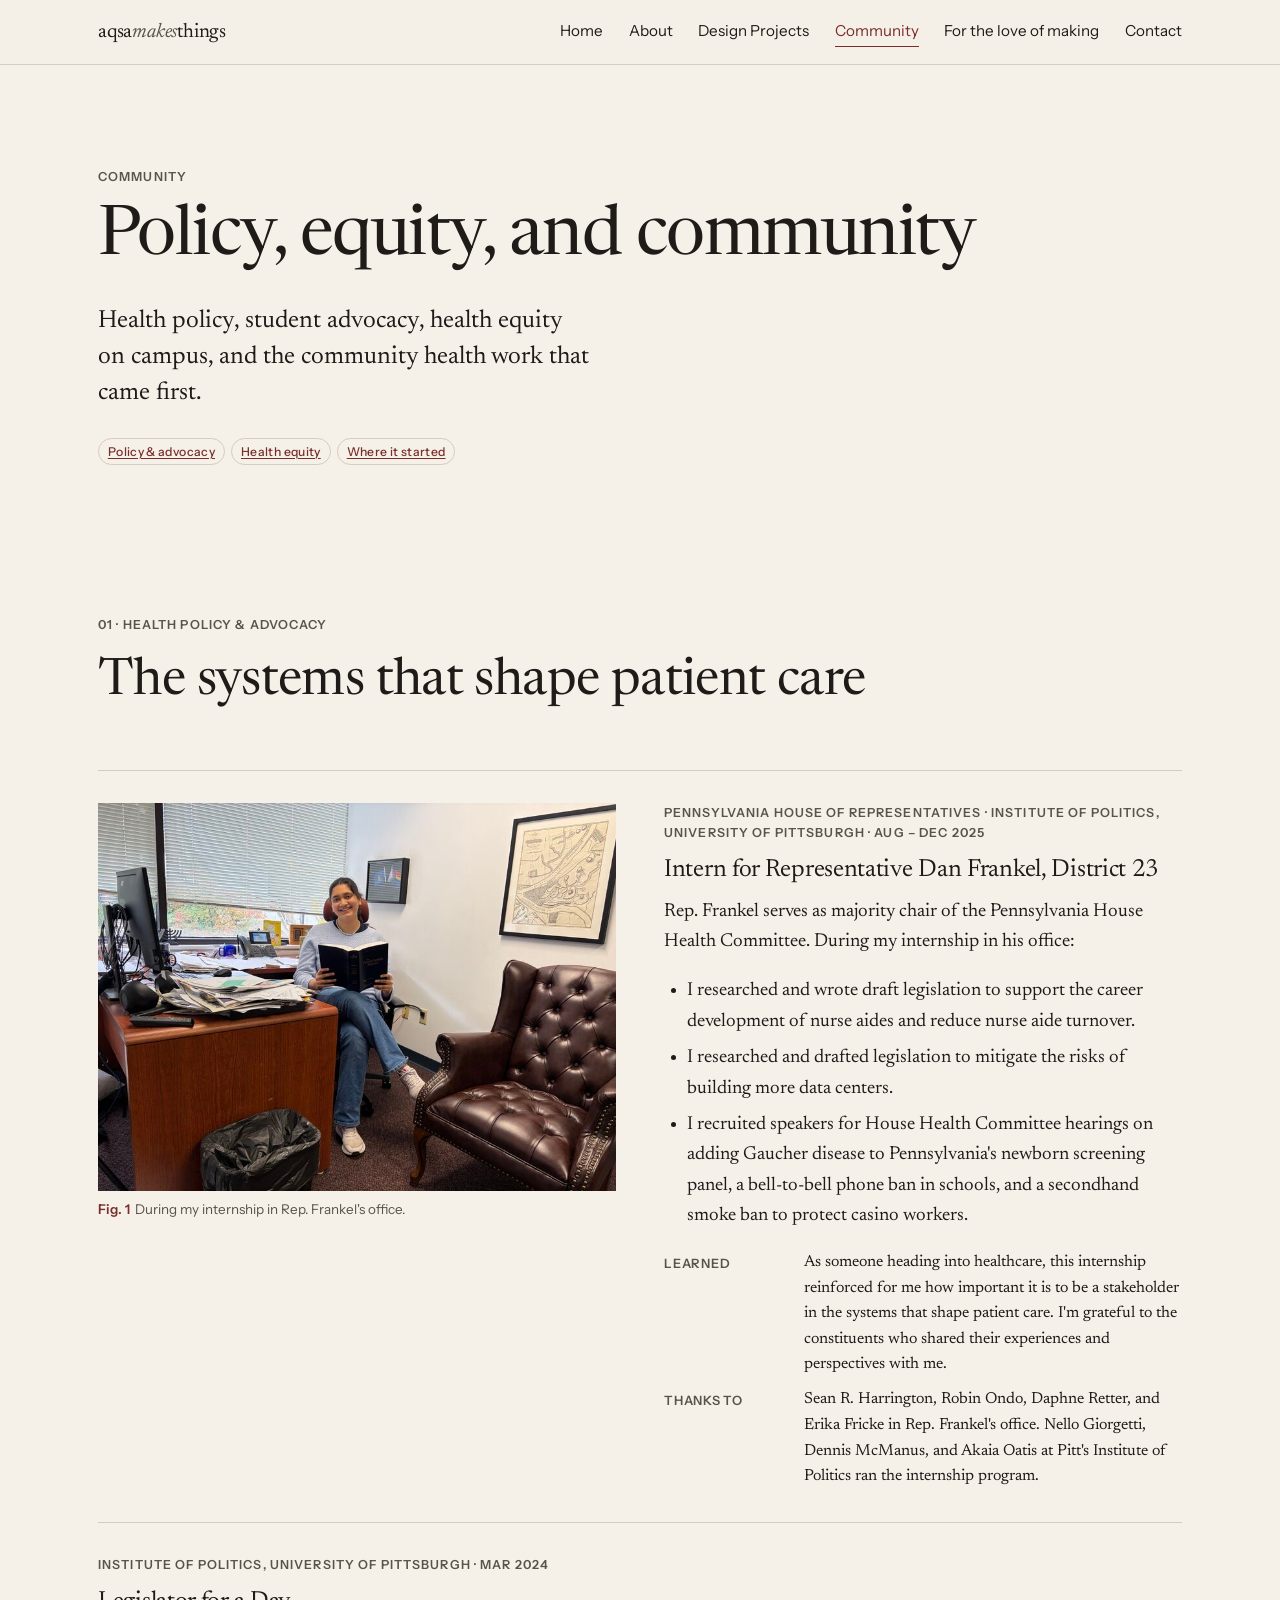
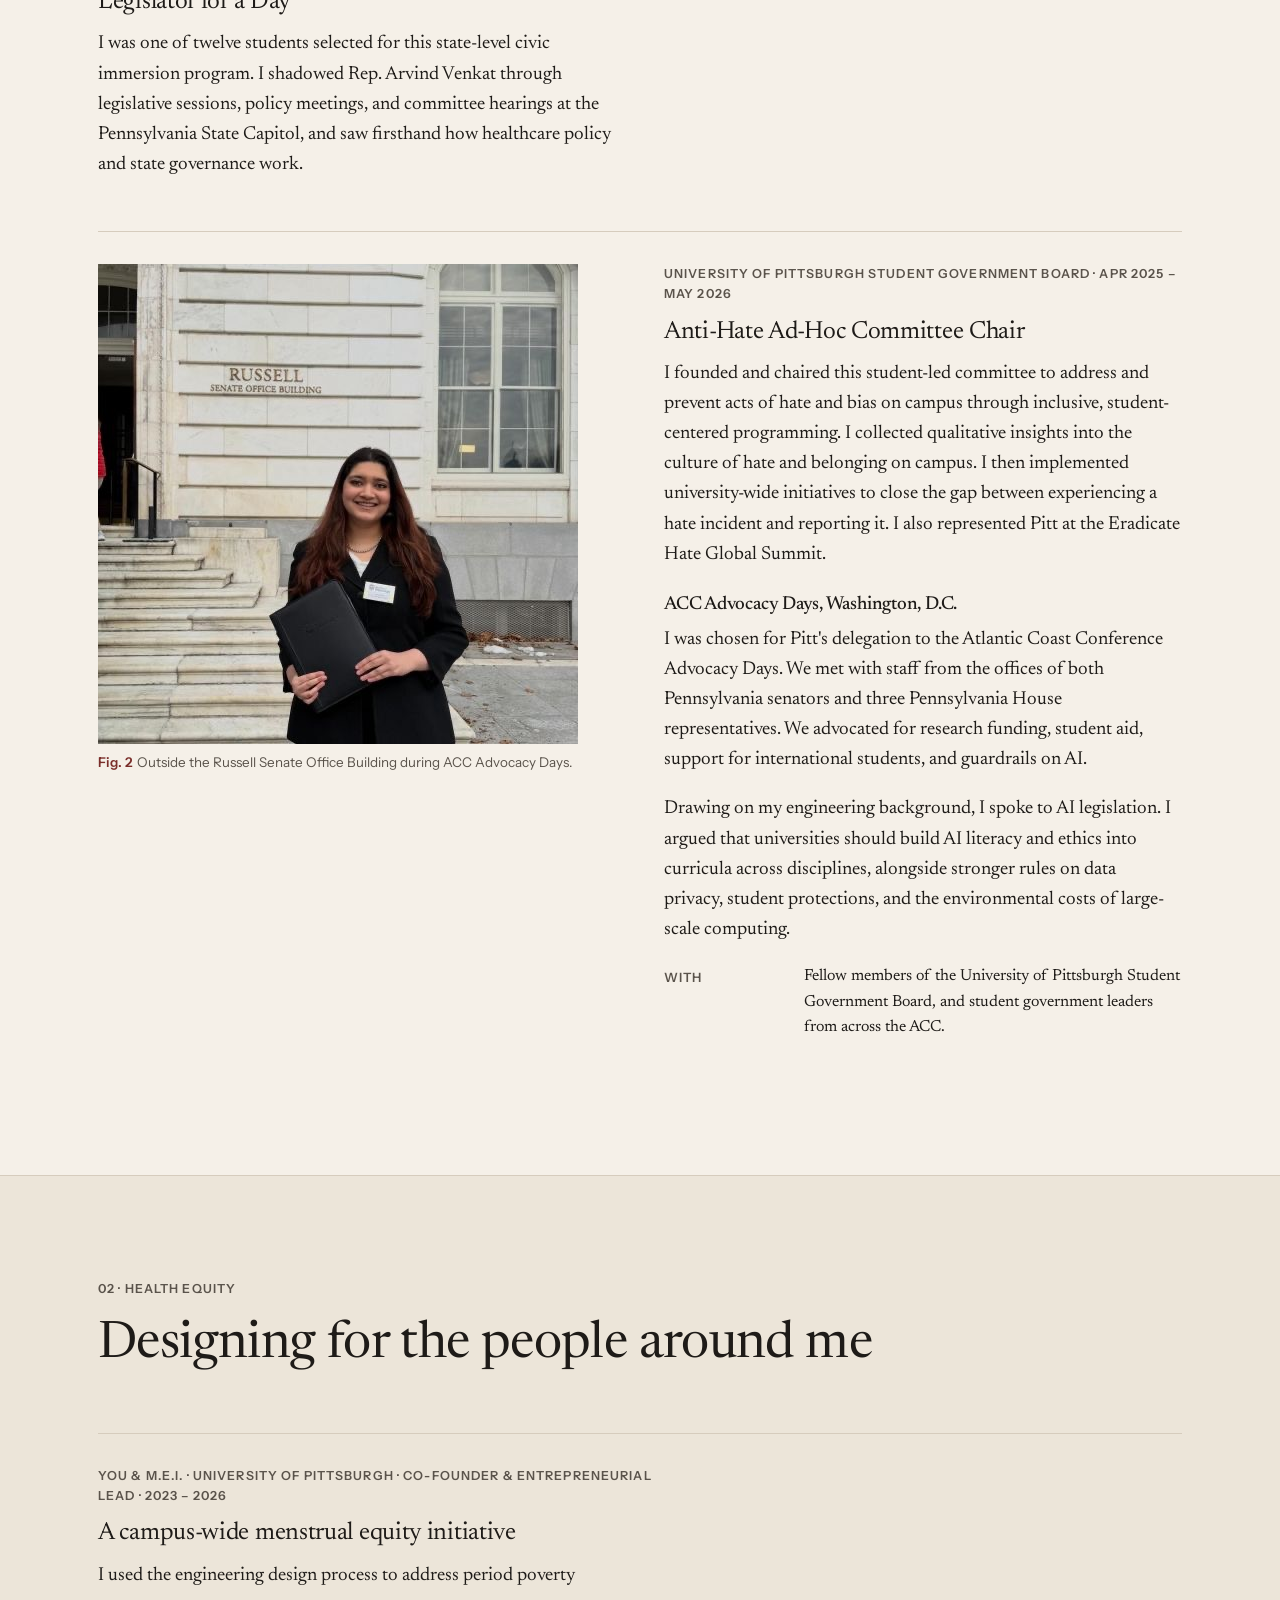
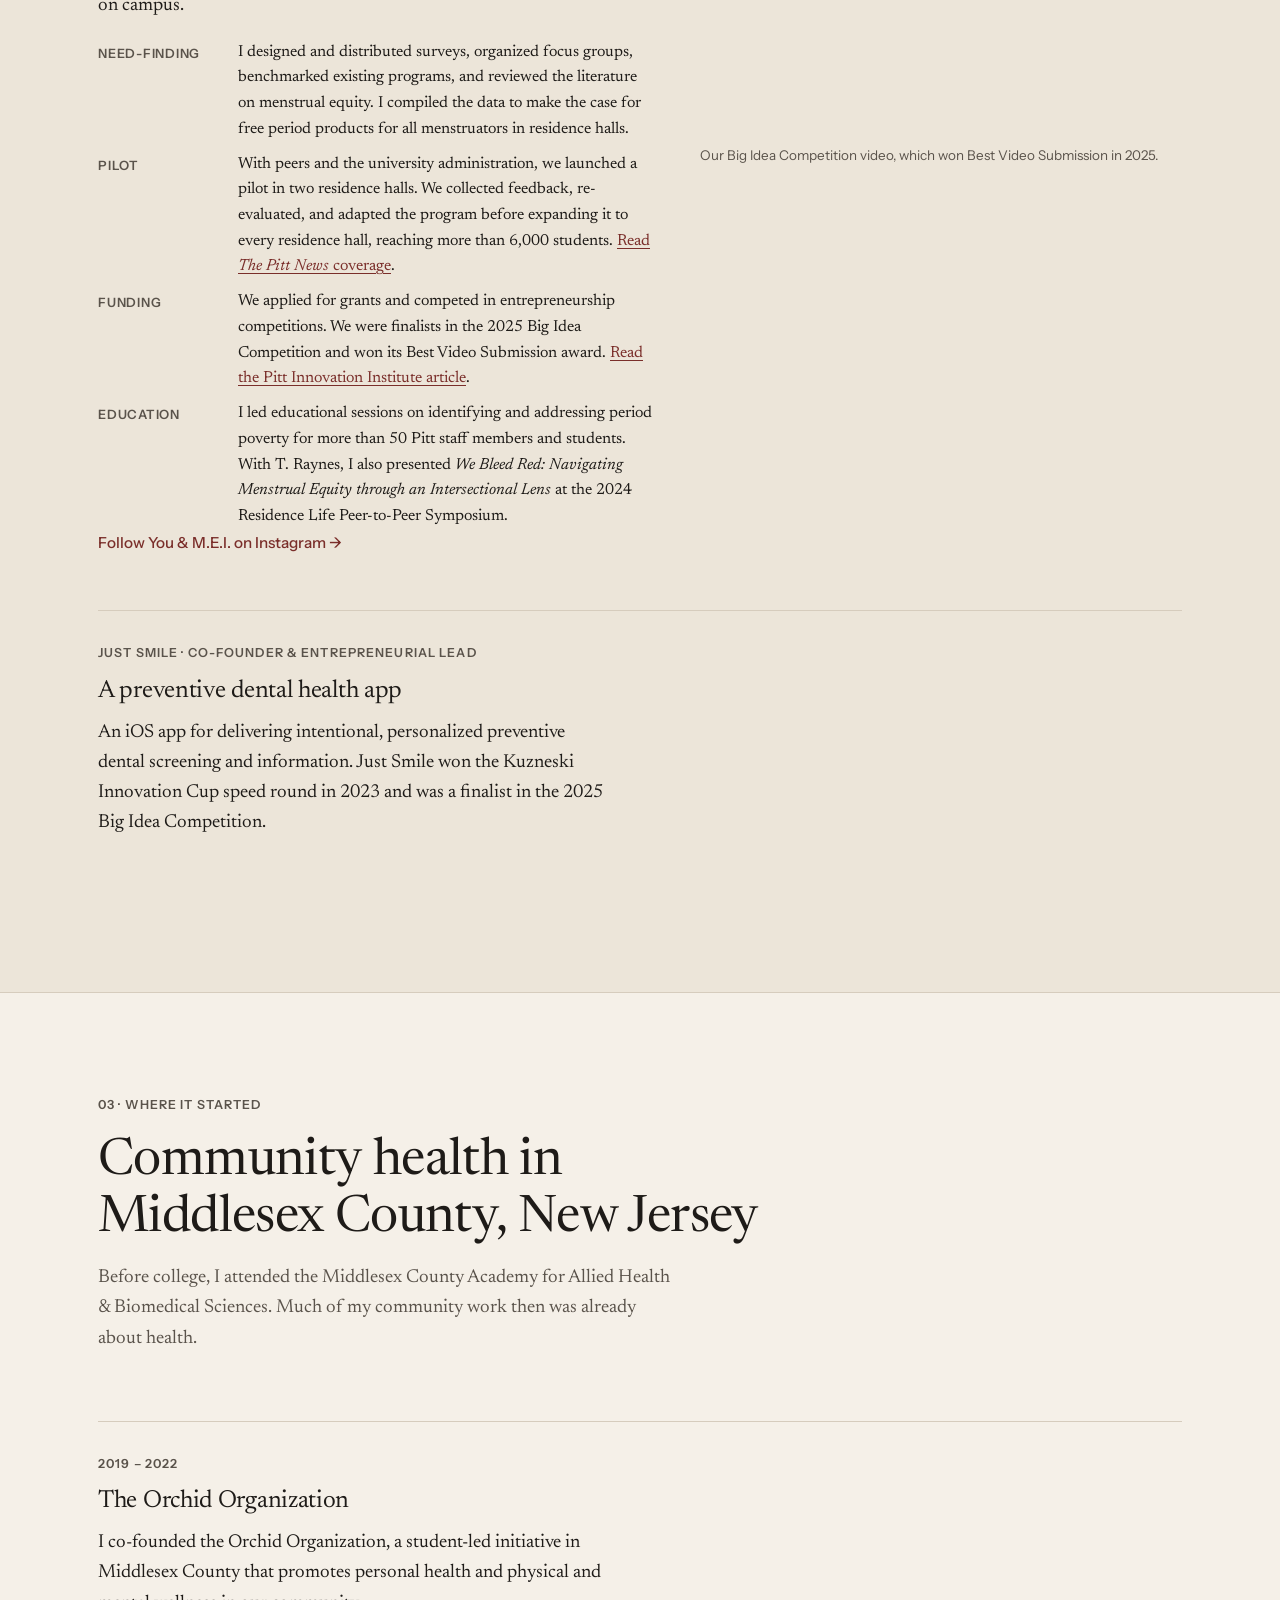
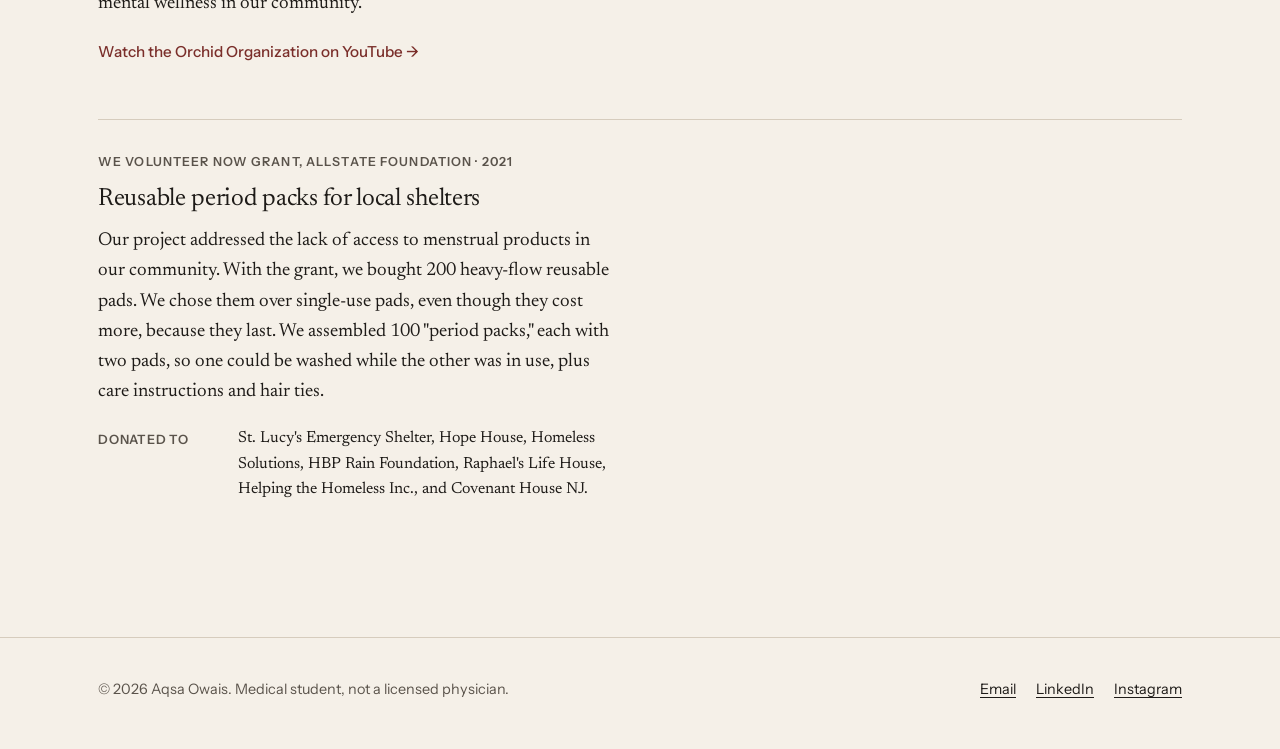
<file: community.html>
<!doctype html>
<html lang="en">
<head>
  <meta charset="utf-8">
  <meta name="viewport" content="width=device-width, initial-scale=1">
  <title>Community · aqsamakesthings</title>
  <meta name="description" content="Health policy, advocacy, teaching, and community health work by Aqsa Owais.">
  <link rel="preconnect" href="https://fonts.googleapis.com">
  <link rel="preconnect" href="https://fonts.gstatic.com" crossorigin>
  <link rel="stylesheet" href="https://fonts.googleapis.com/css2?family=Instrument+Sans:wght@400;500;600&family=Newsreader:ital,opsz,wght@0,6..72,400;0,6..72,500;1,6..72,400&display=swap">
  <link rel="stylesheet" href="assets/css/style.css?v=16">
  <script>document.documentElement.classList.add("js");</script>
  <script defer src="assets/js/main.js?v=10"></script>
</head>
<body>
  <a class="skip-link" href="#main">Skip to content</a>

  <header class="site-header">
    <div class="wrap">
      <a class="wordmark" href="index.html" aria-label="aqsamakesthings, home">aqsa<span>makes</span>things</a>
      <button class="nav-toggle" type="button" aria-expanded="false" aria-controls="site-nav">Menu</button>
      <nav id="site-nav" class="nav" aria-label="Main">
        <ul>
          <li><a href="index.html">Home</a></li>
          <li><a href="about.html">About</a></li>
          <li class="has-sub"><a href="work.html">Design Projects</a>
            <ul class="subnav">
              <li><a href="philaetube.html">PhilaeTube case study</a></li>
            </ul>
          </li>
          <li><a href="community.html" aria-current="page">Community</a></li>
          <li><a href="making.html">For the love of making</a></li>
          <li><a href="contact.html">Contact</a></li>
        </ul>
      </nav>
    </div>
  </header>

  <main id="main">
    <section class="hero" aria-labelledby="page-title" style="padding-bottom:2rem">
      <div class="wrap">
        <p class="label">Community</p>
        <h1 id="page-title">Policy, equity, and community</h1>
        <p class="lede">Health policy, student advocacy, health equity on campus, and the community health work that came first.</p>
        <nav aria-label="Community groups" style="margin-top:1.5rem">
          <ul class="tags">
            <li><a href="#policy">Policy &amp; advocacy</a></li>
            <li><a href="#equity">Health equity</a></li>
            <li><a href="#roots">Where it started</a></li>
          </ul>
        </nav>
      </div>
    </section>

    <!-- ============ POLICY ============ -->
    <section class="section" id="policy" aria-labelledby="policy-title">
      <div class="wrap">
        <div class="section-head">
          <p class="label">01 · Health policy &amp; advocacy</p>
          <h2 id="policy-title">The systems that shape patient care</h2>
        </div>

        <article class="entry" id="frankel" aria-labelledby="frankel-title">
          <figure>
            <img src="assets/img/cm-frankel.jpg" width="800" height="600" loading="lazy" decoding="async"
                 alt="Aqsa smiling at a desk in a legislative office, holding open a thick black book, beside a leather armchair and a framed map.">
            <figcaption><span class="fig">Fig. 1</span>During my internship in Rep. Frankel's office.</figcaption>
          </figure>
          <div>
            <p class="meta label">Pennsylvania House of Representatives · Institute of Politics, University of Pittsburgh · Aug – Dec 2025</p>
            <h3 id="frankel-title">Intern for Representative Dan Frankel, District 23</h3>
            <p>Rep. Frankel serves as majority chair of the Pennsylvania House Health Committee. During my internship in his office:</p>
            <ul>
              <li>I researched and wrote draft legislation to support the career development of nurse aides and reduce nurse aide turnover.</li>
              <li>I researched and drafted legislation to mitigate the risks of building more data centers.</li>
              <li>I recruited speakers for House Health Committee hearings on adding Gaucher disease to Pennsylvania's newborn screening panel, a bell-to-bell phone ban in schools, and a secondhand smoke ban to protect casino workers.</li>
            </ul>
            <dl class="facts">
              <dt>Learned</dt><dd>As someone heading into healthcare, this internship reinforced for me how important it is to be a stakeholder in the systems that shape patient care. I'm grateful to the constituents who shared their experiences and perspectives with me.</dd>
              <dt>Thanks to</dt><dd>Sean R. Harrington, Robin Ondo, Daphne Retter, and Erika Fricke in Rep. Frankel's office. Nello Giorgetti, Dennis McManus, and Akaia Oatis at Pitt's Institute of Politics ran the internship program.</dd>
            </dl>
          </div>
        </article>

        <article class="entry entry--text" id="legislator" aria-labelledby="legislator-title">
          <div>
            <p class="meta label">Institute of Politics, University of Pittsburgh · Mar 2024</p>
            <h3 id="legislator-title">Legislator for a Day</h3>
            <p>I was one of twelve students selected for this state-level civic immersion program. I shadowed Rep. Arvind Venkat through legislative sessions, policy meetings, and committee hearings at the Pennsylvania State Capitol, and saw firsthand how healthcare policy and state governance work.</p>
          </div>
        </article>

        <article class="entry" id="sgb" aria-labelledby="sgb-title">
          <figure>
            <img src="assets/img/cm-capitol.jpg" width="480" height="480" loading="lazy" decoding="async"
                 alt="Aqsa standing in front of the Russell Senate Office Building in Washington, D.C., wearing a name badge and holding a black folder.">
            <figcaption><span class="fig">Fig. 2</span>Outside the Russell Senate Office Building during ACC Advocacy Days.</figcaption>
          </figure>
          <div>
            <p class="meta label">University of Pittsburgh Student Government Board · Apr 2025 – May 2026</p>
            <h3 id="sgb-title">Anti-Hate Ad-Hoc Committee Chair</h3>
            <p>I founded and chaired this student-led committee to address and prevent acts of hate and bias on campus through inclusive, student-centered programming. I collected qualitative insights into the culture of hate and belonging on campus. I then implemented university-wide initiatives to close the gap between experiencing a hate incident and reporting it. I also represented Pitt at the Eradicate Hate Global Summit.</p>
            <h4 style="font-size:var(--step-0);font-weight:500;margin-top:1.5rem">ACC Advocacy Days, Washington, D.C.</h4>
            <p>I was chosen for Pitt's delegation to the Atlantic Coast Conference Advocacy Days. We met with staff from the offices of both Pennsylvania senators and three Pennsylvania House representatives. We advocated for research funding, student aid, support for international students, and guardrails on AI.</p>
            <p>Drawing on my engineering background, I spoke to AI legislation. I argued that universities should build AI literacy and ethics into curricula across disciplines, alongside stronger rules on data privacy, student protections, and the environmental costs of large-scale computing.</p>
            <dl class="facts">
              <dt>With</dt><dd>Fellow members of the University of Pittsburgh Student Government Board, and student government leaders from across the ACC.</dd>
            </dl>
          </div>
        </article>
      </div>
    </section>

    <!-- ============ TEACHING & MAKING ============ -->
    <!-- ============ EQUITY ============ -->
    <section class="section section--tint" id="equity" aria-labelledby="equity-title">
      <div class="wrap">
        <div class="section-head">
          <p class="label">02 · Health equity</p>
          <h2 id="equity-title">Designing for the people around me</h2>
        </div>

        <article class="entry entry--media-right" id="you-and-mei" aria-labelledby="mei-title">
          <div>
            <p class="meta label">You &amp; M.E.I. · University of Pittsburgh · Co-founder &amp; Entrepreneurial Lead · 2023 – 2026</p>
            <h3 id="mei-title">A campus-wide menstrual equity initiative</h3>
            <p>I used the engineering design process to address period poverty on campus.</p>
            <dl class="facts">
              <dt>Need-finding</dt><dd>I designed and distributed surveys, organized focus groups, benchmarked existing programs, and reviewed the literature on menstrual equity. I compiled the data to make the case for free period products for all menstruators in residence halls.</dd>
              <dt>Pilot</dt><dd>With peers and the university administration, we launched a pilot in two residence halls. We collected feedback, re-evaluated, and adapted the program before expanding it to every residence hall, reaching more than 6,000 students. <a href="https://pittnews.com/article/194297/news/student-groups-supply-free-menstrual-sex-supplies/">Read <em>The Pitt News</em> coverage</a>.</dd>
              <dt>Funding</dt><dd>We applied for grants and competed in entrepreneurship competitions. We were finalists in the 2025 Big Idea Competition and won its Best Video Submission award. <a href="https://www.innovation.pitt.edu/pitt-students-pitch-their-big-ideas/">Read the Pitt Innovation Institute article</a>.</dd>
              <dt>Education</dt><dd>I led educational sessions on identifying and addressing period poverty for more than 50 Pitt staff members and students. With T. Raynes, I also presented <em>We Bleed Red: Navigating Menstrual Equity through an Intersectional Lens</em> at the 2024 Residence Life Peer-to-Peer Symposium.</dd>
            </dl>
            <p><a class="arrow-link" href="https://www.instagram.com/youmeipitt/">Follow You &amp; M.E.I. on Instagram</a></p>
          </div>
          <figure class="video-embed video-embed--side">
            <div class="video-frame">
              <iframe src="https://www.youtube-nocookie.com/embed/AE1ynxsQmg8" title="You &amp; M.E.I. video, Best Video Submission at the 2025 Big Idea Competition" loading="lazy" allow="accelerometer; clipboard-write; encrypted-media; gyroscope; picture-in-picture; web-share" referrerpolicy="strict-origin-when-cross-origin" allowfullscreen></iframe>
            </div>
            <figcaption>Our Big Idea Competition video, which won Best Video Submission in 2025.</figcaption>
          </figure>
        </article>

        <article class="entry entry--text" id="just-smile" aria-labelledby="smile-title">
          <div>
            <p class="meta label">Just Smile · Co-founder &amp; Entrepreneurial Lead</p>
            <h3 id="smile-title">A preventive dental health app</h3>
            <p>An iOS app for delivering intentional, personalized preventive dental screening and information. Just Smile won the Kuzneski Innovation Cup speed round in 2023 and was a finalist in the 2025 Big Idea Competition.</p>
          </div>
        </article>
      </div>
    </section>

    <!-- ============ ROOTS ============ -->
    <section class="section" id="roots" aria-labelledby="roots-title">
      <div class="wrap">
        <div class="section-head">
          <p class="label">03 · Where it started</p>
          <h2 id="roots-title">Community health in Middlesex County, New Jersey</h2>
          <p>Before college, I attended the Middlesex County Academy for Allied Health &amp; Biomedical Sciences. Much of my community work then was already about health.</p>
        </div>

        <article class="entry entry--text" id="orchid" aria-labelledby="orchid-title">
          <div>
            <p class="meta label">2019 – 2022</p>
            <h3 id="orchid-title">The Orchid Organization</h3>
            <p>I co-founded the Orchid Organization, a student-led initiative in Middlesex County that promotes personal health and physical and mental wellness in our community.</p>
            <p><a class="arrow-link" href="https://www.youtube.com/@theorchidorganization4392">Watch the Orchid Organization on YouTube</a></p>
          </div>
        </article>

        <article class="entry entry--text" id="period-packs" aria-labelledby="pp-title">
          <div>
            <p class="meta label">WE Volunteer Now grant, Allstate Foundation · 2021</p>
            <h3 id="pp-title">Reusable period packs for local shelters</h3>
            <p>Our project addressed the lack of access to menstrual products in our community. With the grant, we bought 200 heavy-flow reusable pads. We chose them over single-use pads, even though they cost more, because they last. We assembled 100 "period packs," each with two pads, so one could be washed while the other was in use, plus care instructions and hair ties.</p>
            <dl class="facts">
              <dt>Donated to</dt><dd>St. Lucy's Emergency Shelter, Hope House, Homeless Solutions, HBP Rain Foundation, Raphael's Life House, Helping the Homeless Inc., and Covenant House NJ.</dd>
            </dl>
          </div>
        </article>
      </div>
    </section>

  </main>

  <footer class="site-footer">
    <div class="wrap">
      <p>© <span id="year">2026</span> Aqsa Owais. Medical student, not a licensed physician.</p>
      <ul>
        <li><a href="mailto:aqsa.owais.nj@gmail.com">Email</a></li>
        <li><a href="https://www.linkedin.com/in/aqsa-owais/">LinkedIn</a></li>
        <li><a href="https://www.instagram.com/aqsamakesthings/">Instagram</a></li>
      </ul>
    </div>
  </footer>
</body>
</html>
</file>
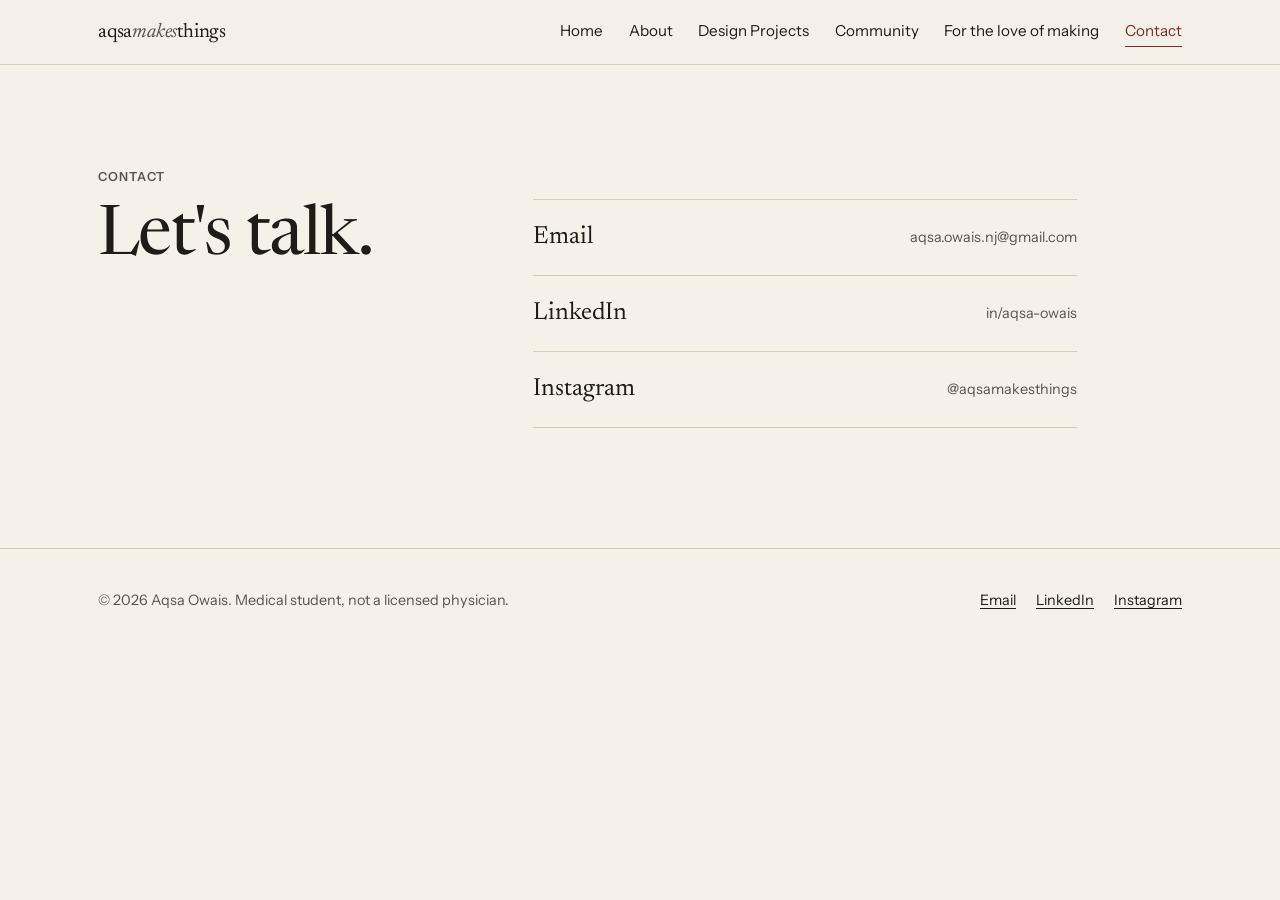
<file: contact.html>
<!doctype html>
<html lang="en">
<head>
  <meta charset="utf-8">
  <meta name="viewport" content="width=device-width, initial-scale=1">
  <title>Contact · aqsamakesthings</title>
  <meta name="description" content="Get in touch with Aqsa Owais about clinical device design, simulation, and interdisciplinary projects.">
  <link rel="preconnect" href="https://fonts.googleapis.com">
  <link rel="preconnect" href="https://fonts.gstatic.com" crossorigin>
  <link rel="stylesheet" href="https://fonts.googleapis.com/css2?family=Instrument+Sans:wght@400;500;600&family=Newsreader:ital,opsz,wght@0,6..72,400;0,6..72,500;1,6..72,400&display=swap">
  <link rel="stylesheet" href="assets/css/style.css?v=16">
  <script>document.documentElement.classList.add("js");</script>
  <script defer src="assets/js/main.js?v=10"></script>
</head>
<body>
  <a class="skip-link" href="#main">Skip to content</a>

  <header class="site-header">
    <div class="wrap">
      <a class="wordmark" href="index.html" aria-label="aqsamakesthings, home">aqsa<span>makes</span>things</a>
      <button class="nav-toggle" type="button" aria-expanded="false" aria-controls="site-nav">Menu</button>
      <nav id="site-nav" class="nav" aria-label="Main">
        <ul>
          <li><a href="index.html">Home</a></li>
          <li><a href="about.html">About</a></li>
          <li class="has-sub"><a href="work.html">Design Projects</a>
            <ul class="subnav">
              <li><a href="philaetube.html">PhilaeTube case study</a></li>
            </ul>
          </li>
          <li><a href="community.html">Community</a></li>
          <li><a href="making.html">For the love of making</a></li>
          <li><a href="contact.html" aria-current="page">Contact</a></li>
        </ul>
      </nav>
    </div>
  </header>

  <main id="main">
    <section class="hero" aria-labelledby="page-title">
      <div class="wrap split">
        <div>
          <p class="label">Contact</p>
          <h1 id="page-title">Let's talk.</h1>
        </div>
        <div>
          <h2 class="visually-hidden">Ways to reach me</h2>
          <ul class="contact-list">
            <li><a href="mailto:aqsa.owais.nj@gmail.com"><span>Email</span><span>aqsa.owais.nj@gmail.com</span></a></li>
            <li><a href="https://www.linkedin.com/in/aqsa-owais/"><span>LinkedIn</span><span>in/aqsa-owais</span></a></li>
            <li><a href="https://www.instagram.com/aqsamakesthings/"><span>Instagram</span><span>@aqsamakesthings</span></a></li>
          </ul>
        </div>
      </div>
    </section>
  </main>

  <footer class="site-footer">
    <div class="wrap">
      <p>© <span id="year">2026</span> Aqsa Owais. Medical student, not a licensed physician.</p>
      <ul>
        <li><a href="mailto:aqsa.owais.nj@gmail.com">Email</a></li>
        <li><a href="https://www.linkedin.com/in/aqsa-owais/">LinkedIn</a></li>
        <li><a href="https://www.instagram.com/aqsamakesthings/">Instagram</a></li>
      </ul>
    </div>
  </footer>
</body>
</html>
</file>
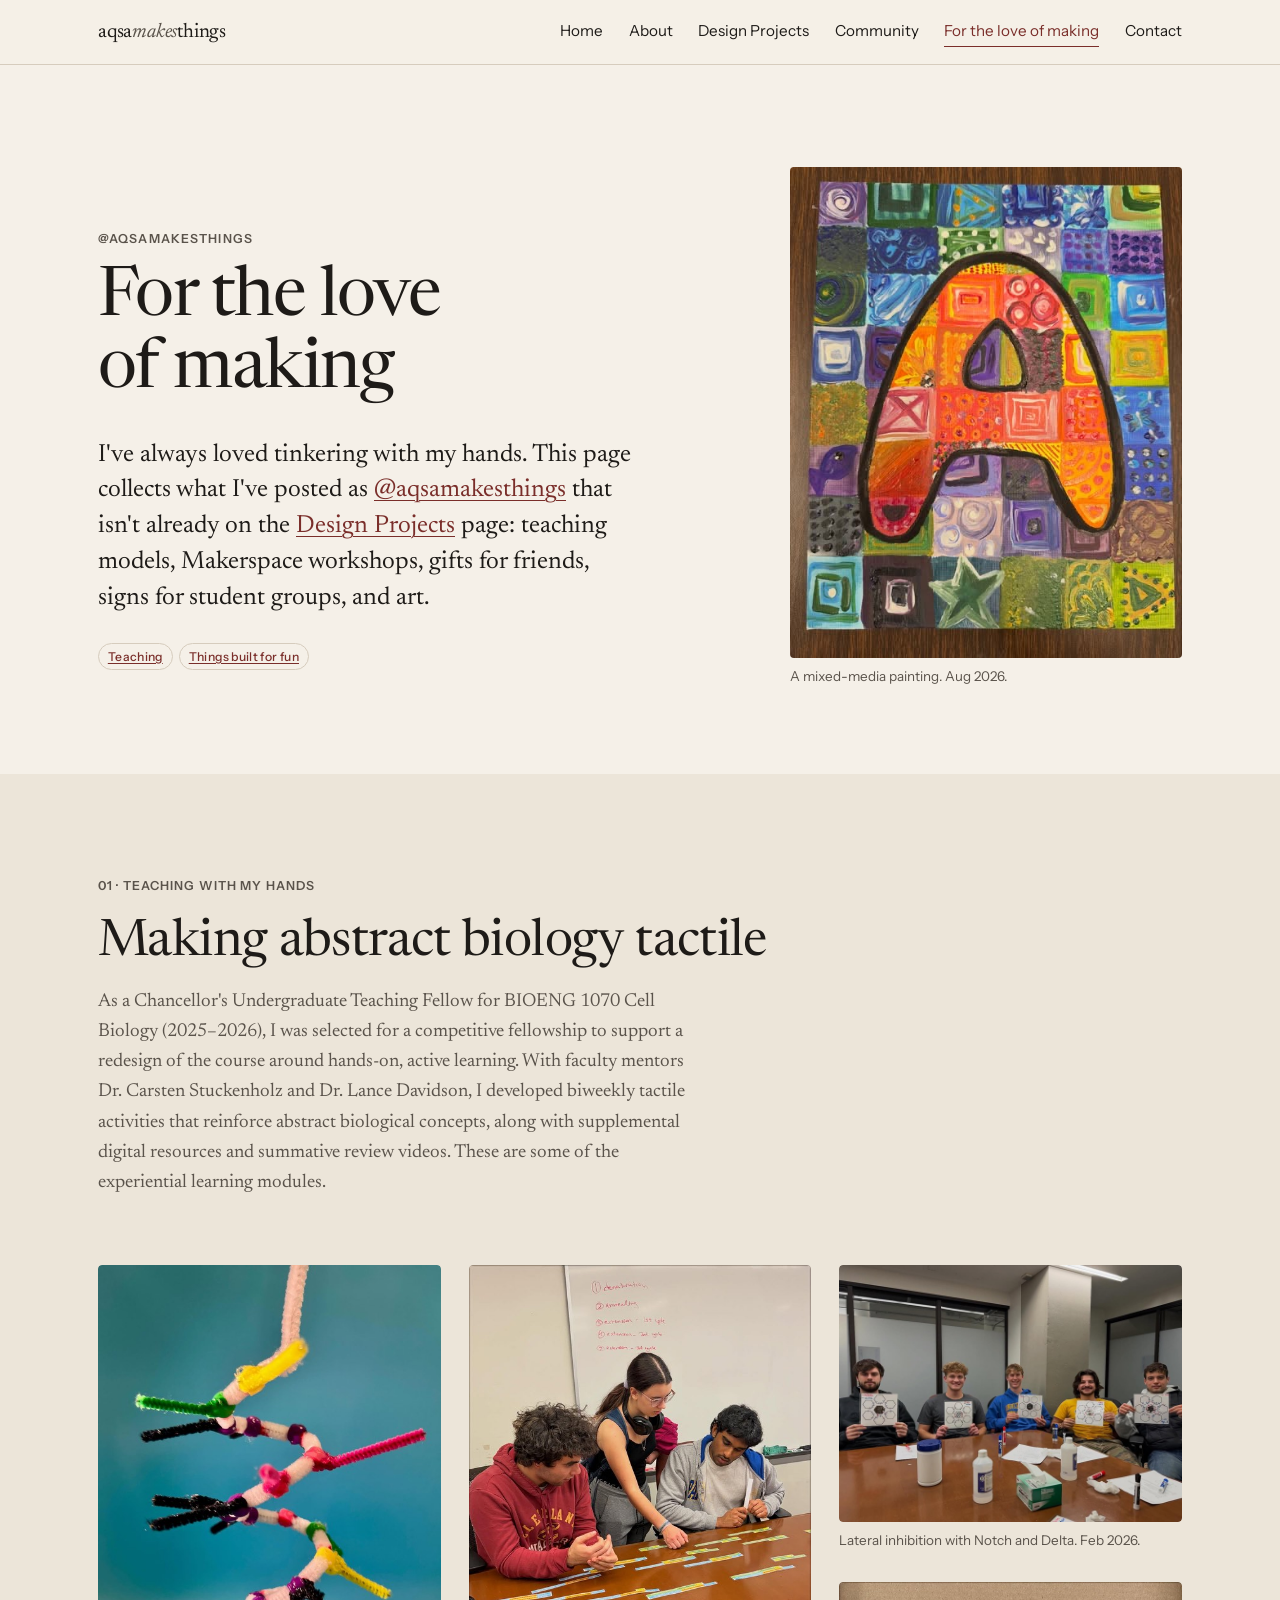
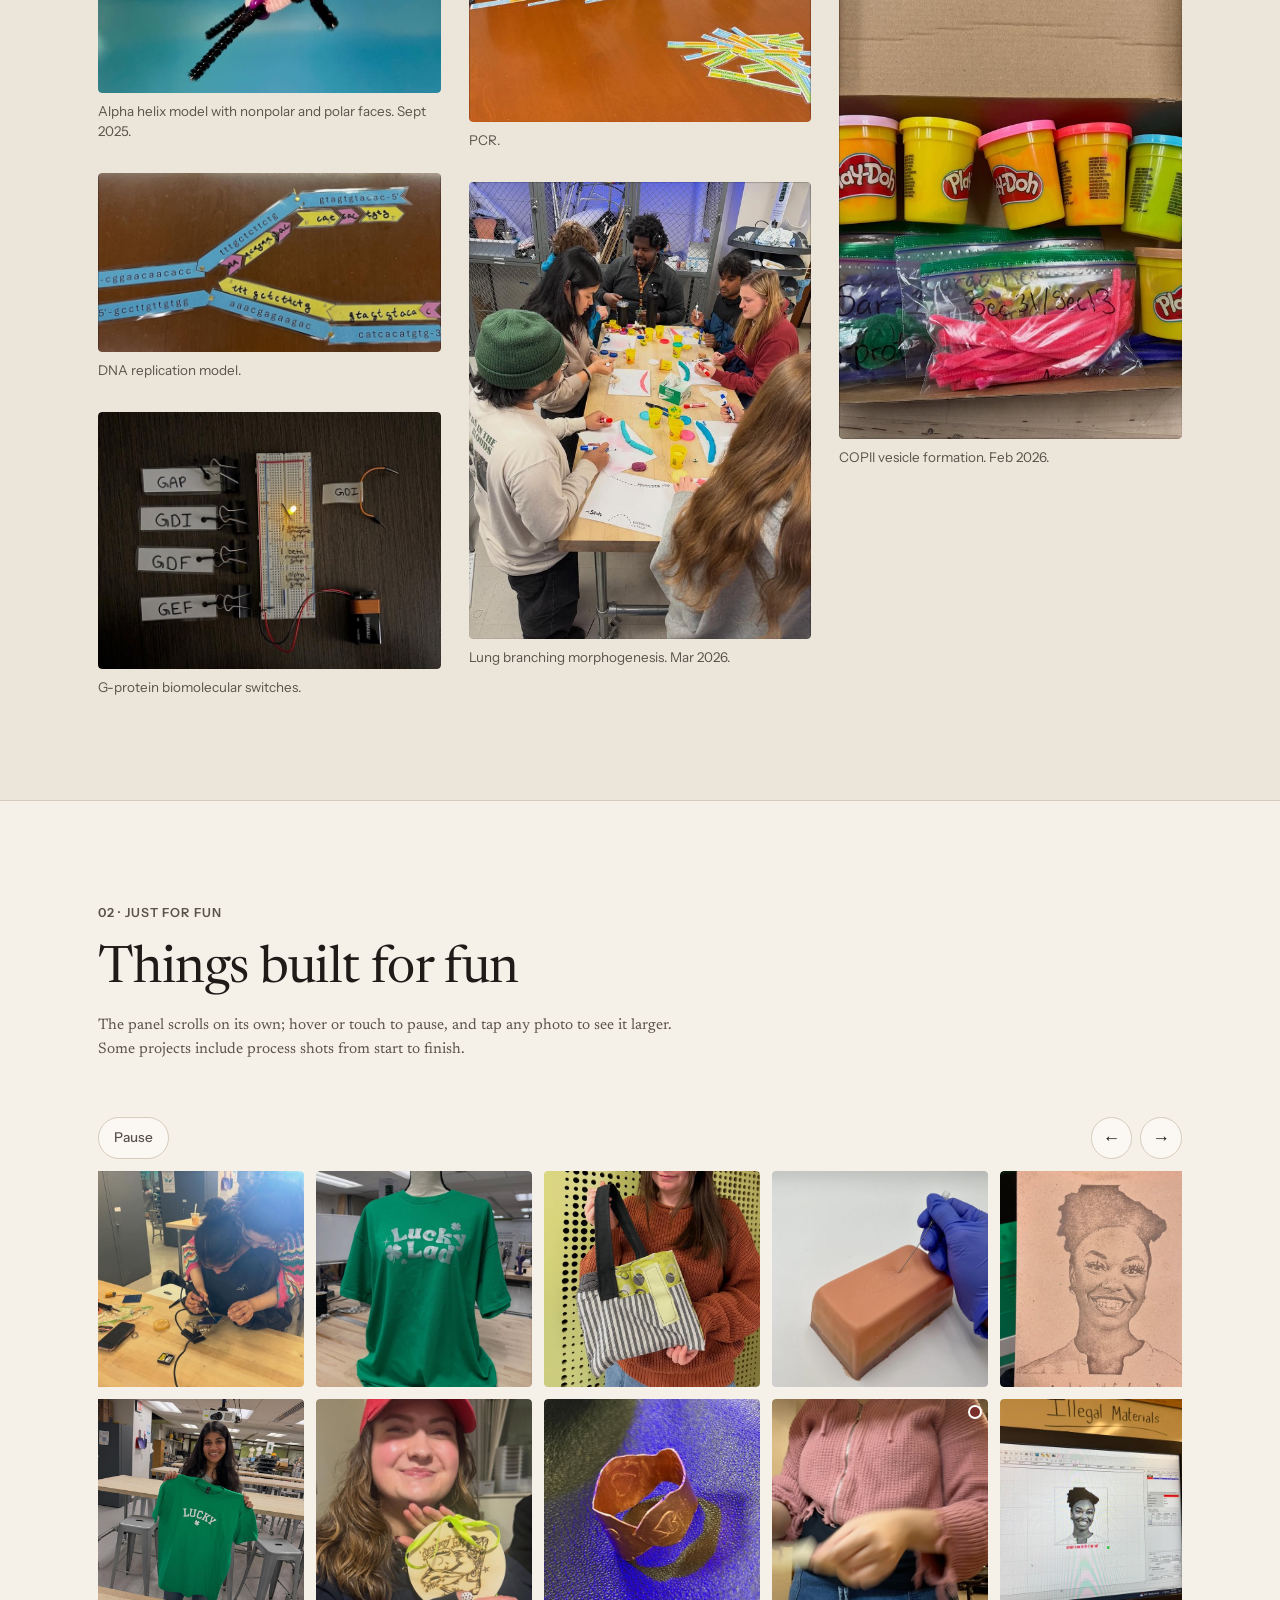
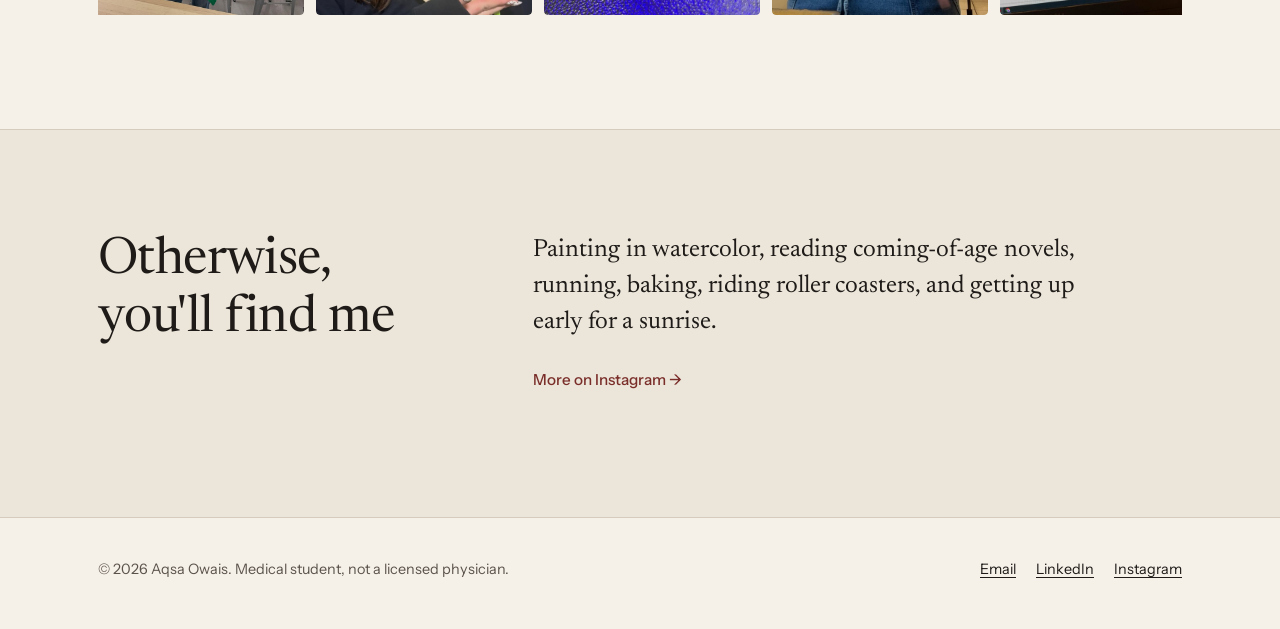
<file: making.html>
<!doctype html>
<html lang="en">
<head>
  <meta charset="utf-8">
  <meta name="viewport" content="width=device-width, initial-scale=1">
  <title>For the love of making · aqsamakesthings</title>
  <meta name="description" content="Teaching models, Makerspace workshops, gifts, signs, and art by Aqsa Owais.">
  <link rel="preconnect" href="https://fonts.googleapis.com">
  <link rel="preconnect" href="https://fonts.gstatic.com" crossorigin>
  <link rel="stylesheet" href="https://fonts.googleapis.com/css2?family=Instrument+Sans:wght@400;500;600&family=Newsreader:ital,opsz,wght@0,6..72,400;0,6..72,500;1,6..72,400&display=swap">
  <link rel="stylesheet" href="assets/css/style.css?v=16">
  <script>document.documentElement.classList.add("js");</script>
  <script defer src="assets/js/main.js?v=10"></script>
</head>
<body>
  <a class="skip-link" href="#main">Skip to content</a>

  <header class="site-header">
    <div class="wrap">
      <a class="wordmark" href="index.html" aria-label="aqsamakesthings, home">aqsa<span>makes</span>things</a>
      <button class="nav-toggle" type="button" aria-expanded="false" aria-controls="site-nav">Menu</button>
      <nav id="site-nav" class="nav" aria-label="Main">
        <ul>
          <li><a href="index.html">Home</a></li>
          <li><a href="about.html">About</a></li>
          <li class="has-sub"><a href="work.html">Design Projects</a>
            <ul class="subnav">
              <li><a href="philaetube.html">PhilaeTube case study</a></li>
            </ul>
          </li>
          <li><a href="community.html">Community</a></li>
          <li><a href="making.html" aria-current="page">For the love of making</a></li>
          <li><a href="contact.html">Contact</a></li>
        </ul>
      </nav>
    </div>
  </header>

  <main id="main">
    <section class="hero" aria-labelledby="page-title">
      <div class="wrap hero-grid">
        <div>
          <p class="label">@aqsamakesthings</p>
          <h1 id="page-title">For the love of making</h1>
          <p class="lede">I've always loved tinkering with my hands. This page collects what I've posted as <a href="https://www.instagram.com/aqsamakesthings/">@aqsamakesthings</a> that isn't already on the <a href="work.html">Design Projects</a> page: teaching models, Makerspace workshops, gifts for friends, signs for student groups, and art.</p>
          <nav aria-label="Sections on this page" style="margin-top:1.5rem">
            <ul class="tags">
              <li><a href="#teaching">Teaching</a></li>
              <li><a href="#builds">Things built for fun</a></li>
            </ul>
          </nav>
        </div>
        <figure class="hero-figure">
          <img src="assets/img/mk-painting.jpg" width="480" height="640" fetchpriority="high" decoding="async"
               alt="A mixed-media painting of a large orange capital letter A outlined in black, set over a grid of small squares, each painted with a different pattern of swirls, dots, and stripes in blues, greens, and purples.">
          <figcaption>A mixed-media painting. Aug 2026.</figcaption>
        </figure>
      </div>
    </section>

    <section class="section section--tint" id="teaching" aria-labelledby="teaching-title">
      <div class="wrap">
        <div class="section-head">
          <p class="label">01 · Teaching with my hands</p>
          <h2 id="teaching-title">Making abstract biology tactile</h2>
          <p>As a Chancellor's Undergraduate Teaching Fellow for BIOENG 1070 Cell Biology (2025–2026), I was selected for a competitive fellowship to support a redesign of the course around hands-on, active learning. With faculty mentors Dr. Carsten Stuckenholz and Dr. Lance Davidson, I developed biweekly tactile activities that reinforce abstract biological concepts, along with supplemental digital resources and summative review videos. These are some of the experiential learning modules.</p>
        </div>
        <div class="gallery">
          <figure>
            <img src="assets/img/ig-alpha-helix.jpg" width="576" height="720" loading="lazy" decoding="async"
                 alt="A twisted alpha helix model made from pipe cleaners and beads, with colored side chains sticking out, against a teal background.">
            <figcaption>Alpha helix model with nonpolar and polar faces. Sept 2025.</figcaption>
          </figure>
          <figure>
            <img src="assets/img/ig-dna-model.jpg" width="720" height="376" loading="lazy" decoding="async"
                 alt="Color-coded paper strips printed with DNA base sequences, arranged into a branching replication fork on a wooden table.">
            <figcaption>DNA replication model.</figcaption>
          </figure>
          <figure>
            <img src="assets/img/ig-gprotein-module.jpg" width="720" height="540" loading="lazy" decoding="async"
                 alt="A breadboard circuit with an LED and a 9-volt battery, surrounded by clipped labels for GAP, GDI, GDF, GEF, and GOI, modeling how regulatory proteins switch a G protein on and off.">
            <figcaption>G-protein biomolecular switches.</figcaption>
          </figure>
          <figure>
            <img src="assets/img/ig-pcr-module.jpg" width="540" height="720" loading="lazy" decoding="async"
                 alt="Three students at a table arranging colored paper strips during a PCR activity.">
            <figcaption>PCR.</figcaption>
          </figure>
          <figure>
            <img src="assets/img/ig-lung-module.jpg" width="540" height="720" loading="lazy" decoding="async"
                 alt="Students around a long table shaping Play-Doh on labeled sheets of paper.">
            <figcaption>Lung branching morphogenesis. Mar 2026.</figcaption>
          </figure>
          <figure>
            <img src="assets/img/ig-notch-module.jpg" width="720" height="540" loading="lazy" decoding="async"
                 alt="Five students at a conference table, each holding up a sheet with a hand-drawn hexagon pattern.">
            <figcaption>Lateral inhibition with Notch and Delta. Feb 2026.</figcaption>
          </figure>
          <figure>
            <img src="assets/img/ig-copii-module.jpg" width="540" height="720" loading="lazy" decoding="async"
                 alt="A box of Play-Doh tubs and bags of pink pipe cleaners, labeled by class section.">
            <figcaption>COPII vesicle formation. Feb 2026.</figcaption>
          </figure>
        </div>
      </div>
    </section>

    <section class="section" id="builds" aria-labelledby="builds-title">
      <div class="wrap">
        <div class="section-head">
          <p class="label">02 · Just for fun</p>
          <h2 id="builds-title">Things built for fun</h2>
          <p class="muted" style="font-size:0.95rem">The panel scrolls on its own; hover or touch to pause, and tap any photo to see it larger. Some projects include process shots from start to finish.</p>
        </div>
        <div class="gallery">
          <figure>
            <img src="assets/img/ig-soldering.jpg" width="720" height="620" loading="lazy" decoding="async"
                 alt="Two students at a workbench, one soldering a small circuit board held in a helping-hands clamp while the other leans over their shoulder to watch.">
            <figcaption>Soldering a custom circuit board. Mar 2026.</figcaption>
          </figure>
          <figure>
            <img src="assets/img/ig-vinyl-workshop.jpg" width="720" height="720" loading="lazy" decoding="async"
                 alt="Aqsa smiling in the Makerspace, holding up a green T-shirt printed with the word LUCKY and a small shamrock.">
            <figcaption>St. Patrick's Day vinyl T-shirt workshop. Mar 2026.</figcaption>
          </figure>
          <figure>
            <img src="assets/img/ig-heatpress-shirt.jpg" width="576" height="720" loading="lazy" decoding="async"
                 alt="A green T-shirt on a dress form, printed in silver with the words Lucky Lad and shamrocks.">
            <figcaption>A heat-pressed vinyl shirt from a friend's design. Mar 2026.</figcaption>
          </figure>
          <figure>
            <img src="assets/img/ig-cowboy-engraving.jpg" width="540" height="720" loading="lazy" decoding="async"
                 alt="A smiling person holding up a round wooden ornament, laser-engraved with a cowboy hat, boots, and the words 'cowboy like me', hung on a green ribbon.">
            <figcaption>"Cowboy Like Me" wood engraving, made with a friend as a gift. Feb 2026.</figcaption>
          </figure>
          <figure>
            <img src="assets/img/ig-makerbag.jpg" width="720" height="719" loading="lazy" decoding="async"
                 alt="A person holding a hand-sewn patchwork tote bag made of grey-striped, lime-green patterned, and black fabrics, against a perforated green wall.">
            <figcaption>The "Makerbag," my first (haphazard) sewing project. Jan 2026.</figcaption>
          </figure>
          <figure>
            <img src="assets/img/ig-metal-ring.jpg" width="602" height="720" loading="lazy" decoding="async"
                 alt="A hammered copper-colored metal ring resting on a blue surface.">
            <figcaption>A metal ring from a Makerspace workshop. Oct 2025.</figcaption>
          </figure>
          <figure>
            <img src="assets/img/ig-injection-mold.jpg" width="576" height="720" loading="lazy" decoding="async"
                 alt="A gloved hand beside a cast tan silicone block.">
            <figcaption>Injection mold, based on a Smooth-On tutorial. Sept 2024.</figcaption>
          </figure>
          <figure class="is-process">
            <img src="assets/img/pr-mold-mix.jpg" width="576" height="720" loading="lazy" decoding="async"
                 alt="Hands mixing a small cup of silicone at a workbench.">
            <figcaption><span class="process-tag">Process</span> Injection mold, in progress: mixing the silicone.</figcaption>
          </figure>
          <figure>
            <img src="assets/img/ig-clipboard-engraving.jpg" width="576" height="720" loading="lazy" decoding="async"
                 alt="A wooden clipboard laser-engraved with a smiling portrait of a person.">
            <figcaption>Laser-engraved clipboard portrait. Apr 2024.</figcaption>
          </figure>
          <figure class="is-process">
            <img src="assets/img/pr-clip-setup.jpg" width="576" height="720" loading="lazy" decoding="async"
                 alt="A monitor showing a portrait image being set up in laser cutter software.">
            <figcaption><span class="process-tag">Process</span> Clipboard engraving, in progress: setting up the portrait file.</figcaption>
          </figure>
          <figure class="is-process">
            <img src="assets/img/pr-clip-engrave.jpg" width="576" height="720" loading="lazy" decoding="async"
                 alt="A clipboard inside a laser cutter, partway through engraving a portrait.">
            <figcaption><span class="process-tag">Process</span> Engraving the clipboard on the laser cutter.</figcaption>
          </figure>
          <figure>
            <img src="assets/img/ig-pi-contest.jpg" width="720" height="540" loading="lazy" decoding="async"
                 alt="A model pizza with a tan base, red sauce, yellow cheese, and toppings, made from wood, silicone, and acrylic.">
            <figcaption>My Makerspace Pi Day contest entry: a CNC-routed MDF crust, silicone-molded sauce, and laser-cut acrylic cheese. Mar 2023.</figcaption>
          </figure>
          <figure class="is-process">
            <img src="assets/img/pr-pi-cad.jpg" width="720" height="540" loading="lazy" decoding="async"
                 alt="A computer screen showing a rectangular board layout in CNC software.">
            <figcaption><span class="process-tag">Process</span> Pi Day pizza, in progress: setting up the crust cut.</figcaption>
          </figure>
          <figure class="is-process">
            <img src="assets/img/pr-pi-cnc.jpg" width="720" height="540" loading="lazy" decoding="async"
                 alt="A CNC router carving a sheet of MDF inside its enclosure.">
            <figcaption><span class="process-tag">Process</span> CNC-routing the MDF crust.</figcaption>
          </figure>
          <figure class="is-process">
            <img src="assets/img/pr-pi-laser.jpg" width="720" height="542" loading="lazy" decoding="async"
                 alt="A laser cutter head engraving a pepperoni pattern into a wooden sheet.">
            <figcaption><span class="process-tag">Process</span> Laser-engraving a pepperoni.</figcaption>
          </figure>
          <figure>
            <img src="assets/img/ig-barbie-arduino.jpg" width="576" height="720" loading="lazy" decoding="async"
                 alt="A pink acrylic case holding an Arduino Uno circuit board.">
            <figcaption>This Barbie is an Arduino Uno R3 case. 2023.</figcaption>
          </figure>
          <figure class="is-process">
            <img src="assets/img/pr-barbie-cad.jpg" width="576" height="720" loading="lazy" decoding="async"
                 alt="A CAD render of a rectangular case with cutouts for an Arduino board.">
            <figcaption><span class="process-tag">Process</span> Arduino case, in progress: the CAD model.</figcaption>
          </figure>
          <figure class="is-process">
            <img src="assets/img/pr-barbie-proto.jpg" width="576" height="720" loading="lazy" decoding="async"
                 alt="A grey 3D-printed prototype case holding an Arduino board on a workbench.">
            <figcaption><span class="process-tag">Process</span> An early 3D-printed prototype for a test fit.</figcaption>
          </figure>
          <figure class="is-process">
            <img src="assets/img/pr-barbie-cut.jpg" width="576" height="720" loading="lazy" decoding="async"
                 alt="Laser-cut acrylic panels laid out in a row, still in their protective film.">
            <figcaption><span class="process-tag">Process</span> Laser-cut acrylic panels for the final case.</figcaption>
          </figure>
          <figure>
            <img src="assets/img/ig-first-solder.jpg" width="576" height="720" loading="lazy" decoding="async"
                 alt="A small circuit board covered with a grid of red LEDs.">
            <figcaption>My first soldering project. June 2023.</figcaption>
          </figure>
          <figure>
            <img src="assets/img/ig-ender-printer.jpg" width="576" height="720" loading="lazy" decoding="async"
                 alt="An Ender 3D printer on a workbench.">
            <figcaption>Ender 3D printer. May 2023.</figcaption>
          </figure>
          <figure>
            <img src="assets/img/ig-fusion-animation.jpg" width="406" height="720" loading="lazy" decoding="async"
                 alt="A CAD render of a small blue rectangular device on a white background.">
            <figcaption>Design and animation in Fusion. Mar 2025.</figcaption>
          </figure>
          <figure>
            <img src="assets/img/ig-earring-hanger.jpg" width="577" height="720" loading="lazy" decoding="async"
                 alt="A clear acrylic earring hanger holding several pairs of earrings.">
            <figcaption>Earring hanger. Jan 2023.</figcaption>
          </figure>
          <figure>
            <img src="assets/img/ig-earring-hanger-v2.jpg" width="720" height="668" loading="lazy" decoding="async"
                 alt="A blue acrylic stand with rows of handmade earrings hanging from it.">
            <figcaption>Earring hanger v2, with better base support, for a friend's handmade earrings. Feb 2023.</figcaption>
          </figure>
          <figure>
            <img src="assets/img/ig-scarf-hanger.jpg" width="576" height="720" loading="lazy" decoding="async"
                 alt="Several scarves hanging from a wall-mounted hanger against a brick wall.">
            <figcaption>Scarf hanger v1. Apr 2025.</figcaption>
          </figure>
          <figure>
            <img src="assets/img/ig-shoe-rack.jpg" width="720" height="540" loading="lazy" decoding="async"
                 alt="A wooden shoe rack with two shelves holding sneakers and boots.">
            <figcaption>Shoe rack. Nov 2022.</figcaption>
          </figure>
          <figure>
            <img src="assets/img/ig-bridge.jpg" width="576" height="720" loading="lazy" decoding="async"
                 alt="An arch bridge built from red and blue wooden blocks on a sidewalk.">
            <figcaption>"We don't need Jenga, let's build a bridge." First-Year Engineering Field Day, Nov 2022.</figcaption>
          </figure>
          <figure>
            <img src="assets/img/ig-birthday-box.jpg" width="576" height="720" loading="lazy" decoding="async"
                 alt="A hand holding a wooden box engraved with a rose.">
            <figcaption>Laser-engraved birthday box. Feb 2023.</figcaption>
          </figure>
          <figure>
            <img src="assets/img/ig-unk-birthday.jpg" width="720" height="540" loading="lazy" decoding="async"
                 alt="A small grey box with a butterfly cut-out on the lid.">
            <figcaption>Butterfly gift box. Nov 2022.</figcaption>
          </figure>
          <figure>
            <img src="assets/img/ig-unk-blank.jpg" width="576" height="720" loading="lazy" decoding="async"
                 alt="A laser-cut wooden pencil holder filled with pens, engraved with a portrait of a man holding a child, with a number 1 cut into one side.">
            <figcaption>Laser-cut pencil holder with an engraved family portrait.</figcaption>
          </figure>
          <figure>
            <img src="assets/img/ig-unk-backpack.jpg" width="576" height="720" loading="lazy" decoding="async"
                 alt="A canvas tote bag printed in gold vinyl with the words Biomedical Engineer, only because full time multitasking ninja is not an actual job title.">
            <figcaption>A vinyl-printed tote bag, made while "totally not procrastinating" on engineering homework. Nov 2022.</figcaption>
          </figure>
          <figure>
            <img src="assets/img/ig-unk-2024-02-28.jpg" width="576" height="720" loading="lazy" decoding="async"
                 alt="A wooden plaque laser-engraved with a poem and a small drawing of a kite.">
            <figcaption>Laser-engraved poem plaque. Feb 2024.</figcaption>
          </figure>
          <figure>
            <img src="assets/img/ig-unk-levelup.jpg" width="720" height="720" loading="lazy" decoding="async"
                 alt="A wooden star-shaped tray beside a round wooden coaster engraved with the Pitt Makerspace logo.">
            <figcaption>Laser-cut star tray and Makerspace coaster. Oct 2022.</figcaption>
          </figure>
          <figure>
            <img src="assets/img/ig-lipgloss-keychain.jpg" width="540" height="720" loading="lazy" decoding="async"
                 alt="A person at a workbench attaching a lip gloss tube to a keychain.">
            <figcaption>Turning a lip gloss into a keychain for a friend. Oct 2025.</figcaption>
          </figure>
          <figure>
            <img src="assets/img/ig-leather-keychain.jpg" width="540" height="720" loading="lazy" decoding="async"
                 alt="A person in safety glasses working on a strip of leather at a workbench.">
            <figcaption>Leather keychain. Sept 2025.</figcaption>
          </figure>
          <figure>
            <img src="assets/img/ig-sabr-keychains.jpg" width="576" height="720" loading="lazy" decoding="async"
                 alt="A hand holding three black crescent-moon keychains on red rings.">
            <figcaption>"Sabr" crescent moon keychains, co-created with a friend. Jan 2025.</figcaption>
          </figure>
          <figure>
            <img src="assets/img/ig-felt-pennant.jpg" width="541" height="720" loading="lazy" decoding="async"
                 alt="A hand holding up a felt pennant against a night skyline with a lit tower.">
            <figcaption>Felt pennant. Sept 2025.</figcaption>
          </figure>
          <figure>
            <img src="assets/img/ig-msa-welcome-sign.jpg" width="720" height="540" loading="lazy" decoding="async"
                 alt="A blue acrylic sign with white decorative lettering reading Welcome, propped up indoors.">
            <figcaption>Welcome sign for Pitt's Muslim Student Association, laser-cut from blue acrylic. Feb 2023.</figcaption>
          </figure>
          <figure class="is-process">
            <img src="assets/img/pr-msa-design.jpg" width="720" height="540" loading="lazy" decoding="async"
                 alt="A monitor showing the welcome sign design laid out in laser cutter software.">
            <figcaption><span class="process-tag">Process</span> MSA welcome sign, in progress: laying out the design.</figcaption>
          </figure>
          <figure class="is-process">
            <img src="assets/img/pr-msa-laser.jpg" width="720" height="540" loading="lazy" decoding="async"
                 alt="A laser cutter head moving over a board inside the machine.">
            <figcaption><span class="process-tag">Process</span> Cutting the sign on the laser cutter.</figcaption>
          </figure>
          <figure class="is-process">
            <img src="assets/img/pr-msa-peel.jpg" width="576" height="720" loading="lazy" decoding="async"
                 alt="Engraved white lettering on blue acrylic, with the masking partly peeled away.">
            <figcaption><span class="process-tag">Process</span> Peeling the masking after engraving.</figcaption>
          </figure>
          <figure>
            <img src="assets/img/ig-msa-gala-sign.jpg" width="720" height="539" loading="lazy" decoding="async"
                 alt="A wooden sign on an easel reading Welcome to the Muslim Student Association's annual Gala, with patterned borders.">
            <figcaption>MSA Gala sign, made in 2023 and used again in 2024.</figcaption>
          </figure>
          <figure>
            <img src="assets/img/ig-postit-sign.jpg" width="576" height="720" loading="lazy" decoding="async"
                 alt="A laser cutter cutting a wooden sign shaped like a mosque skyline.">
            <figcaption>Post-it tabling sign, with a stand designed by a friend. Jan 2025.</figcaption>
          </figure>
          <figure>
            <img src="assets/img/ig-halloween-sign.jpg" width="720" height="540" loading="lazy" decoding="async"
                 alt="A dark board with white lettering reading happy halloween, splattered with red paint.">
            <figcaption>"Happy Halloween" sign, made with a friend. Oct 2025.</figcaption>
          </figure>
          <figure>
            <img src="assets/img/ig-watercolor-galaxy.jpg" width="720" height="569" loading="lazy" decoding="async"
                 alt="A watercolor painting of an eye in swirling purples, blues, and pinks.">
            <figcaption>Watercolor galaxy paintings (older work).</figcaption>
          </figure>
          <figure>
            <img src="assets/img/ig-paint-the-town.jpg" width="720" height="720" loading="lazy" decoding="async"
                 alt="People painting a colorful mural on a storefront window.">
            <figcaption>Paint the Town, Pittsburgh.</figcaption>
          </figure>
          <figure>
            <img src="assets/img/ig-spooky-halloween.jpg" width="720" height="405" loading="lazy" decoding="async"
                 alt="Three painted pumpkins, one with a jack-o'-lantern face.">
            <figcaption>Painted pumpkins, Halloween 2022.</figcaption>
          </figure>
          <figure>
            <img src="assets/img/ig-lantern-fly.jpg" width="720" height="540" loading="lazy" decoding="async"
                 alt="A room decorated for Halloween under purple light, with oversized model spotted lanternflies hanging from the ceiling and wall, cobwebs, and costumed skeletons seated in chairs.">
            <figcaption>Halloween 2023, featuring giant spotted lanternflies.</figcaption>
          </figure>
          <figure>
            <img src="assets/img/ig-shera-sword.jpg" width="576" height="720" loading="lazy" decoding="async"
                 alt="A silver-and-gold prop sword held up outdoors.">
            <figcaption>She-Ra sword prop. 2022.</figcaption>
          </figure>
          <figure>
            <img src="assets/img/ig-sfx-makeup.jpg" width="540" height="720" loading="lazy" decoding="async"
                 alt="A person wearing dramatic special-effects wound makeup across their face, standing beneath caution tape.">
            <figcaption>Halloween special-effects makeup. Oct 2025.</figcaption>
          </figure>
        </div>
      </div>
    </section>

    <section class="section section--tint" aria-labelledby="else-title">
      <div class="wrap split">
        <div><h2 id="else-title">Otherwise, you'll find me</h2></div>
        <div>
          <p class="lede">Painting in watercolor, reading coming-of-age novels, running, baking, riding roller coasters, and getting up early for a sunrise.</p>
          <p><a class="arrow-link" href="https://www.instagram.com/aqsamakesthings/">More on Instagram</a></p>
        </div>
      </div>
    </section>
  </main>

  <footer class="site-footer">
    <div class="wrap">
      <p>© <span id="year">2026</span> Aqsa Owais. Medical student, not a licensed physician.</p>
      <ul>
        <li><a href="mailto:aqsa.owais.nj@gmail.com">Email</a></li>
        <li><a href="https://www.linkedin.com/in/aqsa-owais/">LinkedIn</a></li>
        <li><a href="https://www.instagram.com/aqsamakesthings/">Instagram</a></li>
      </ul>
    </div>
  </footer>
</body>
</html>
</file>
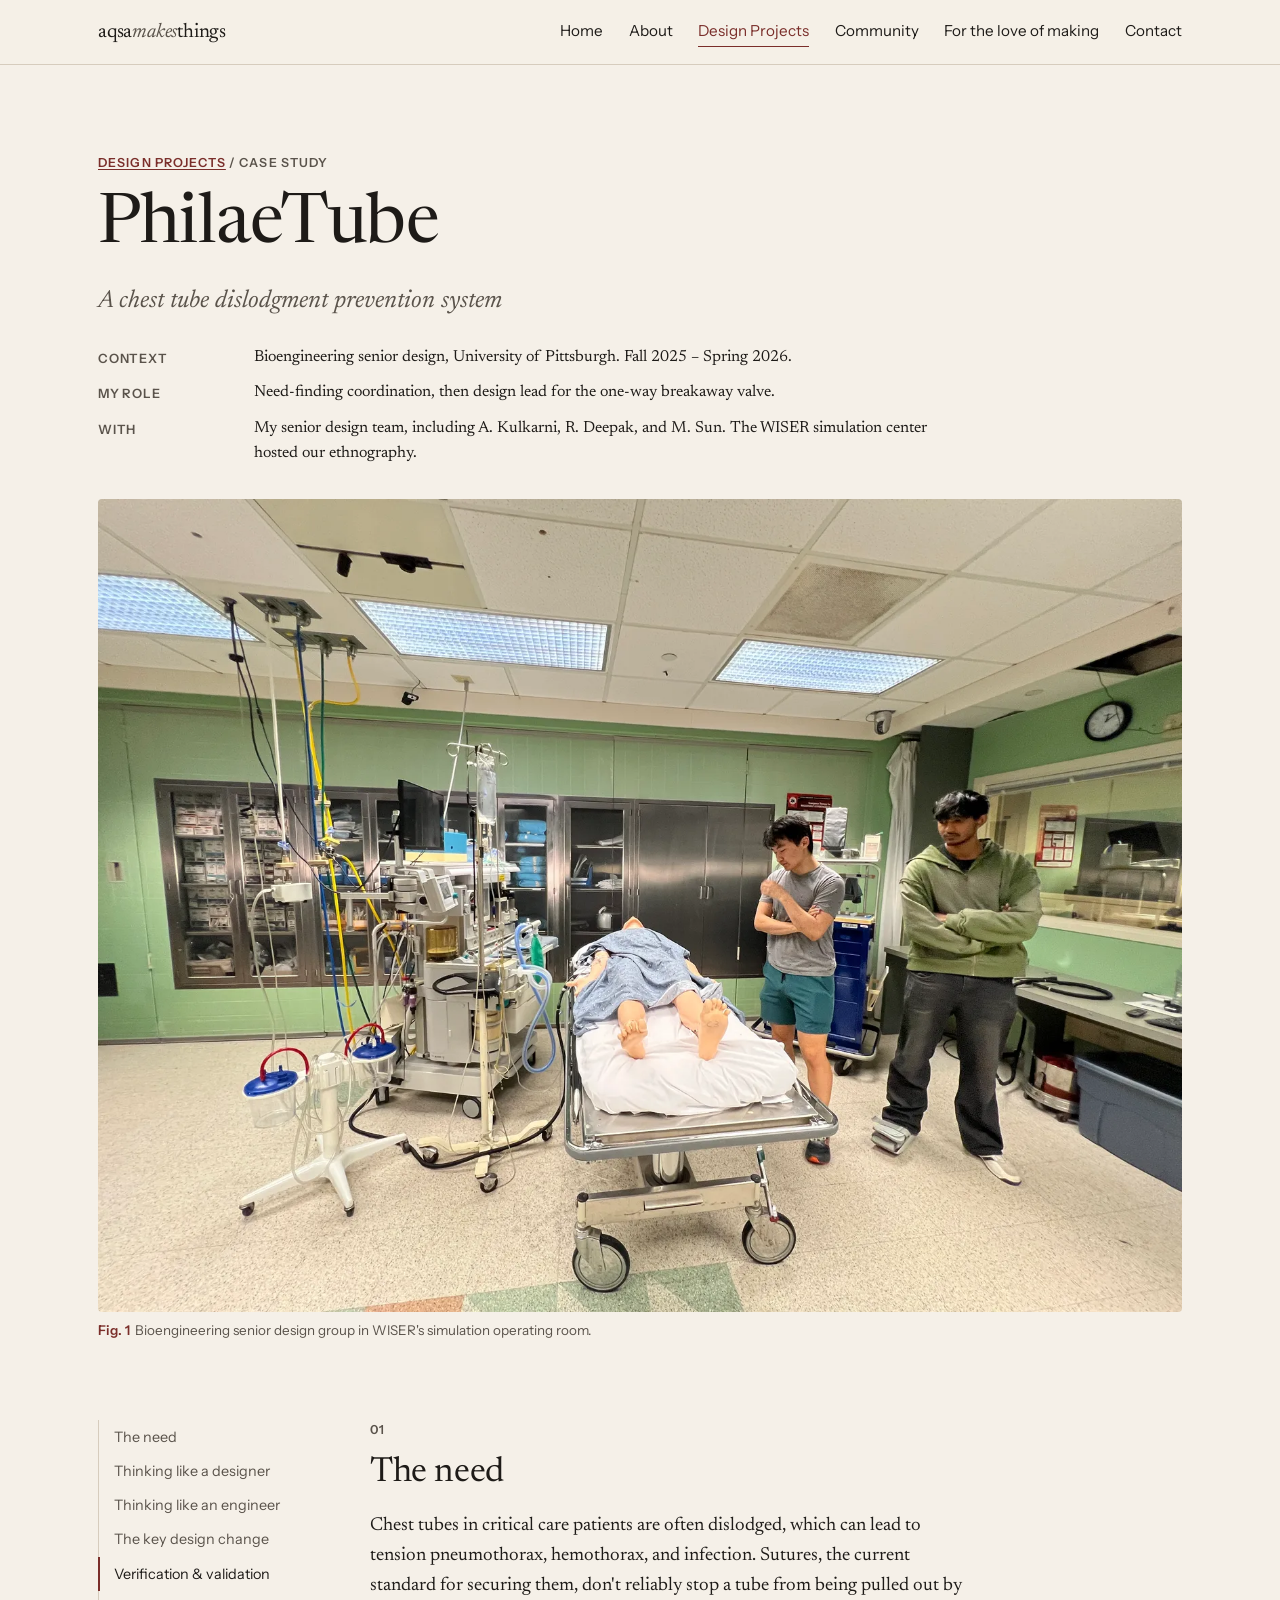
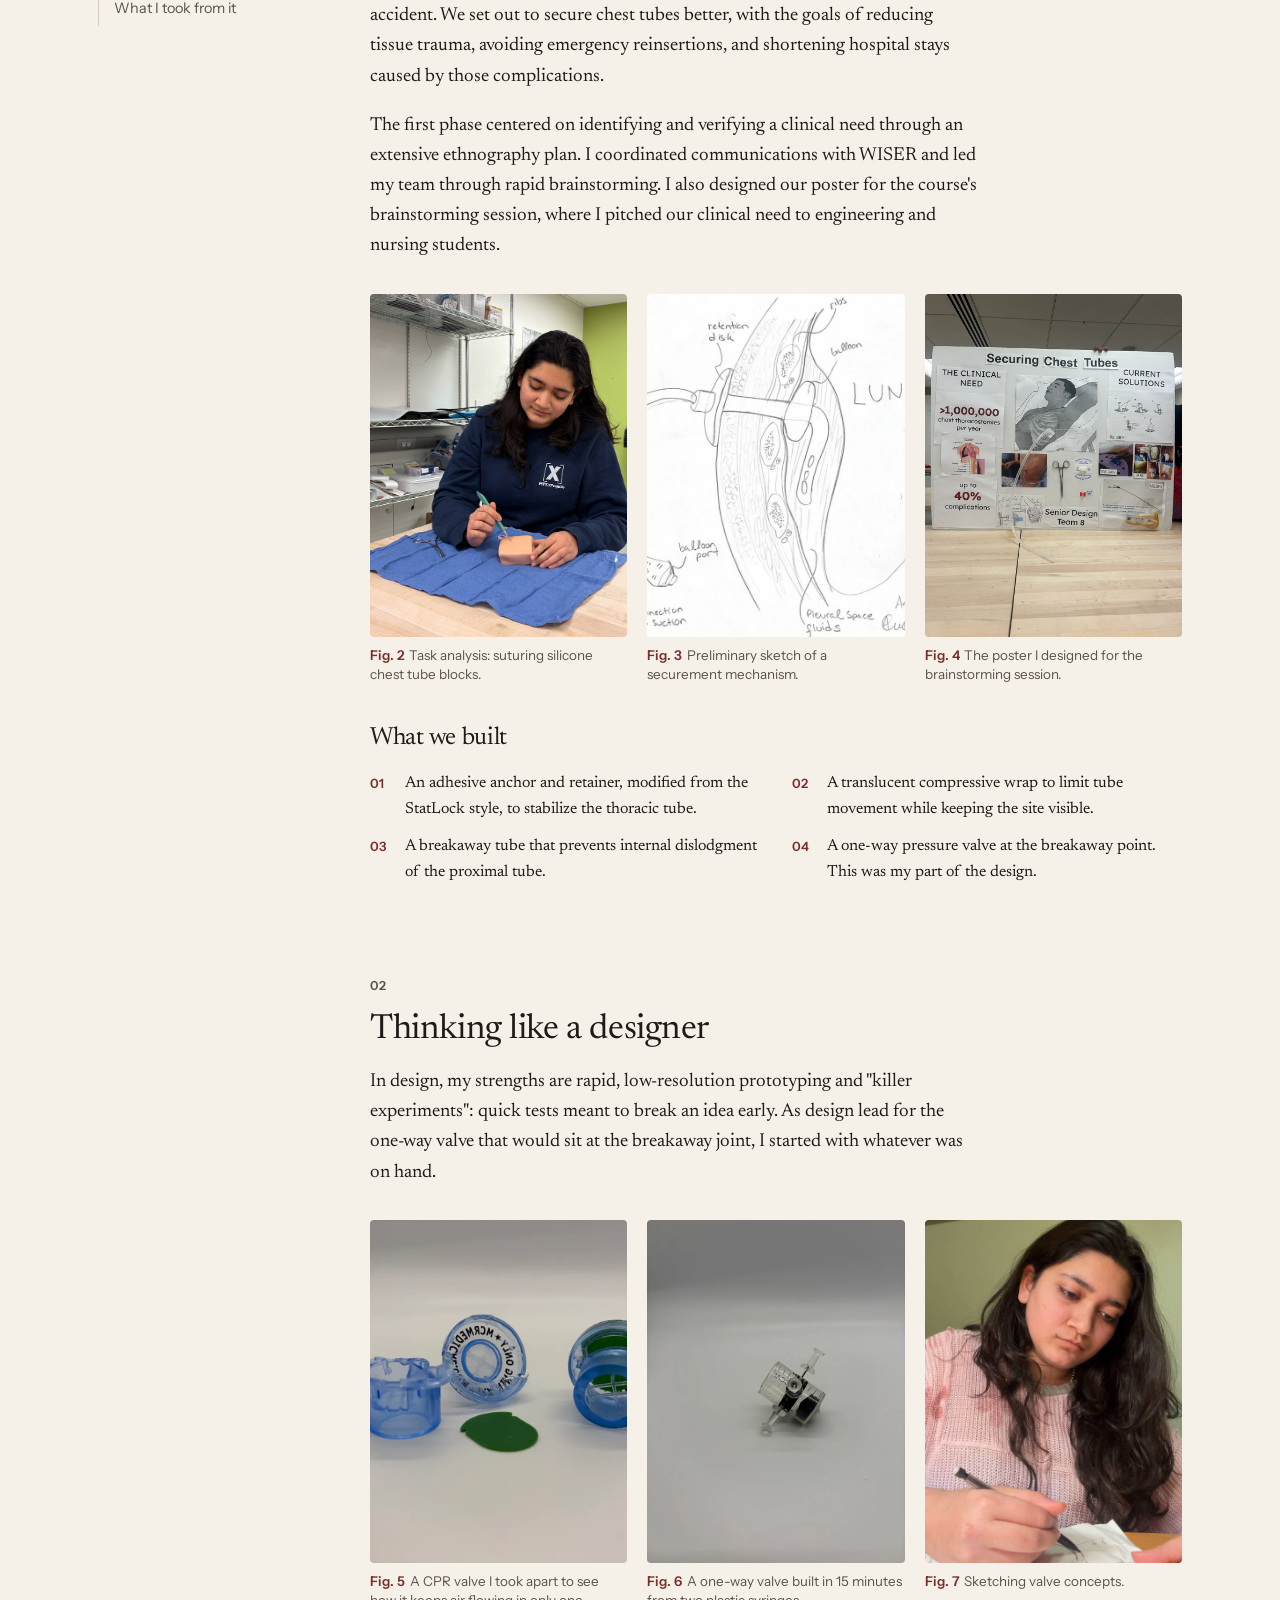
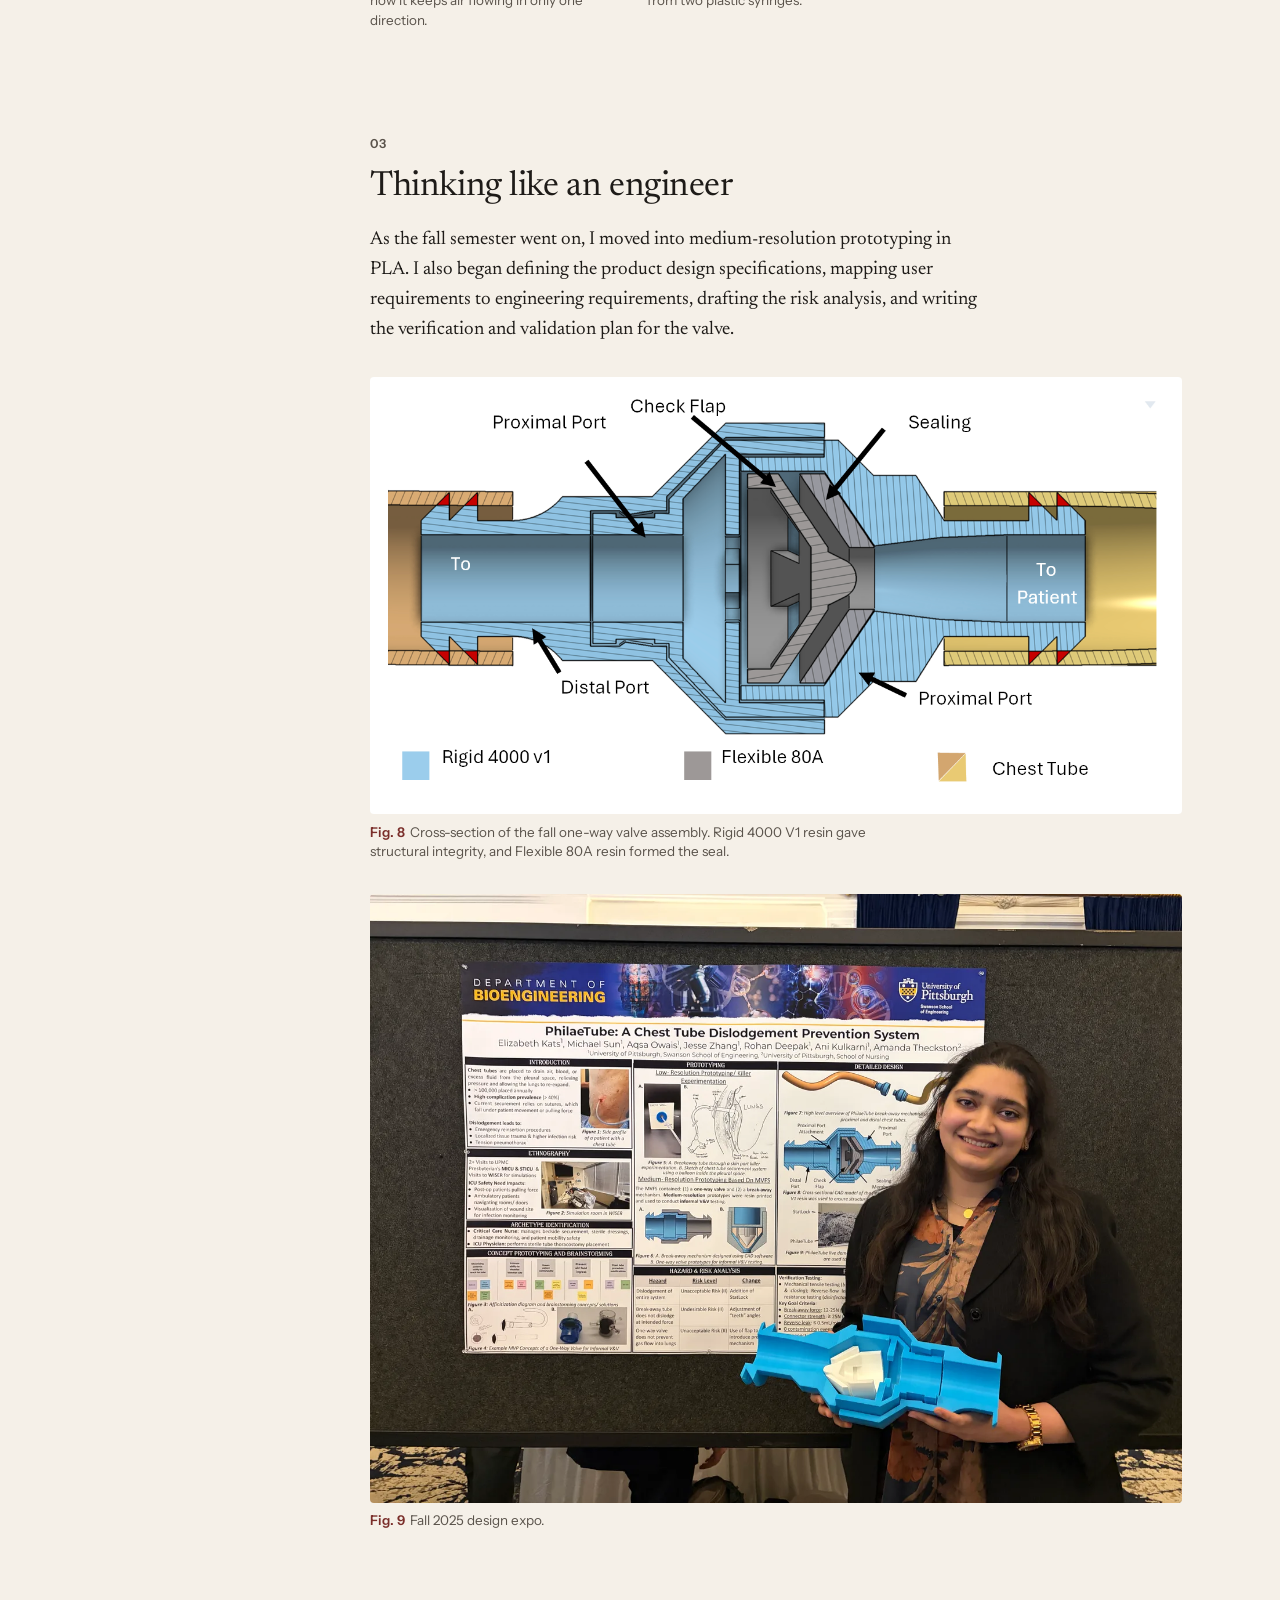
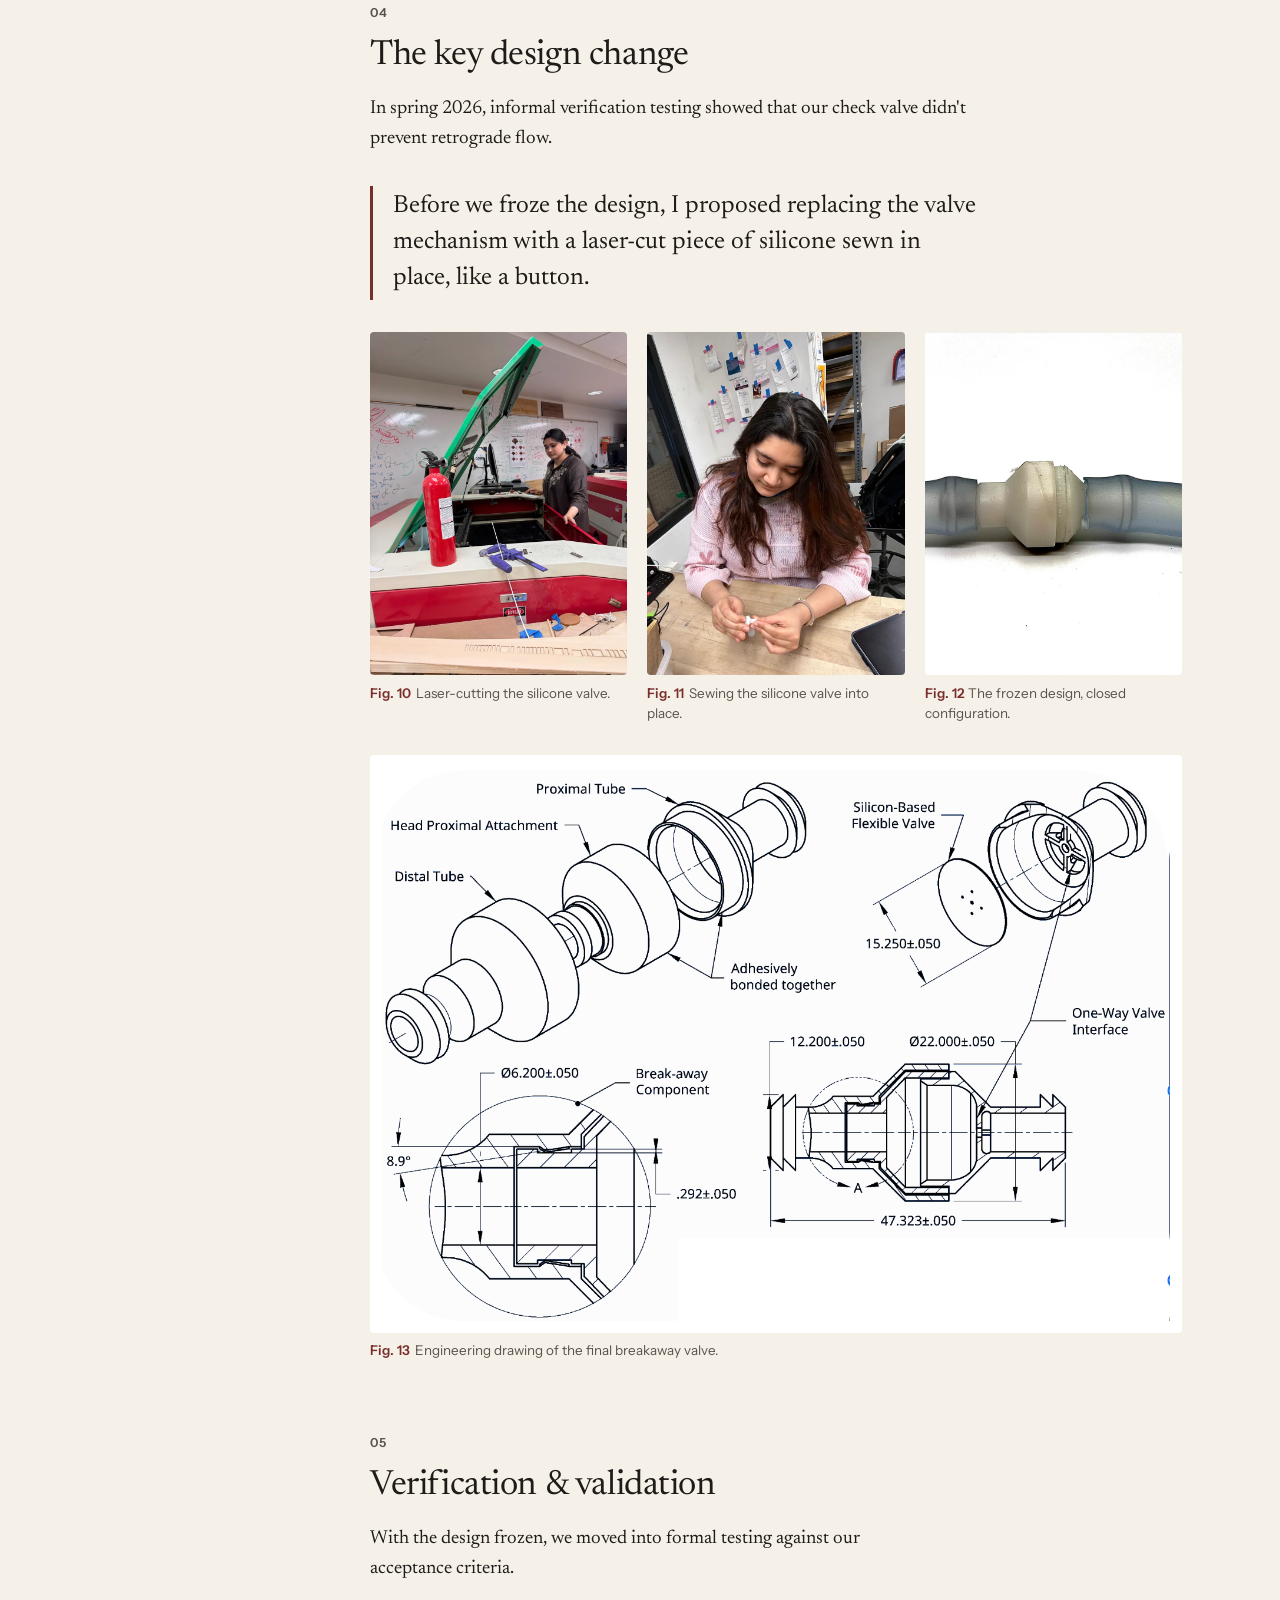
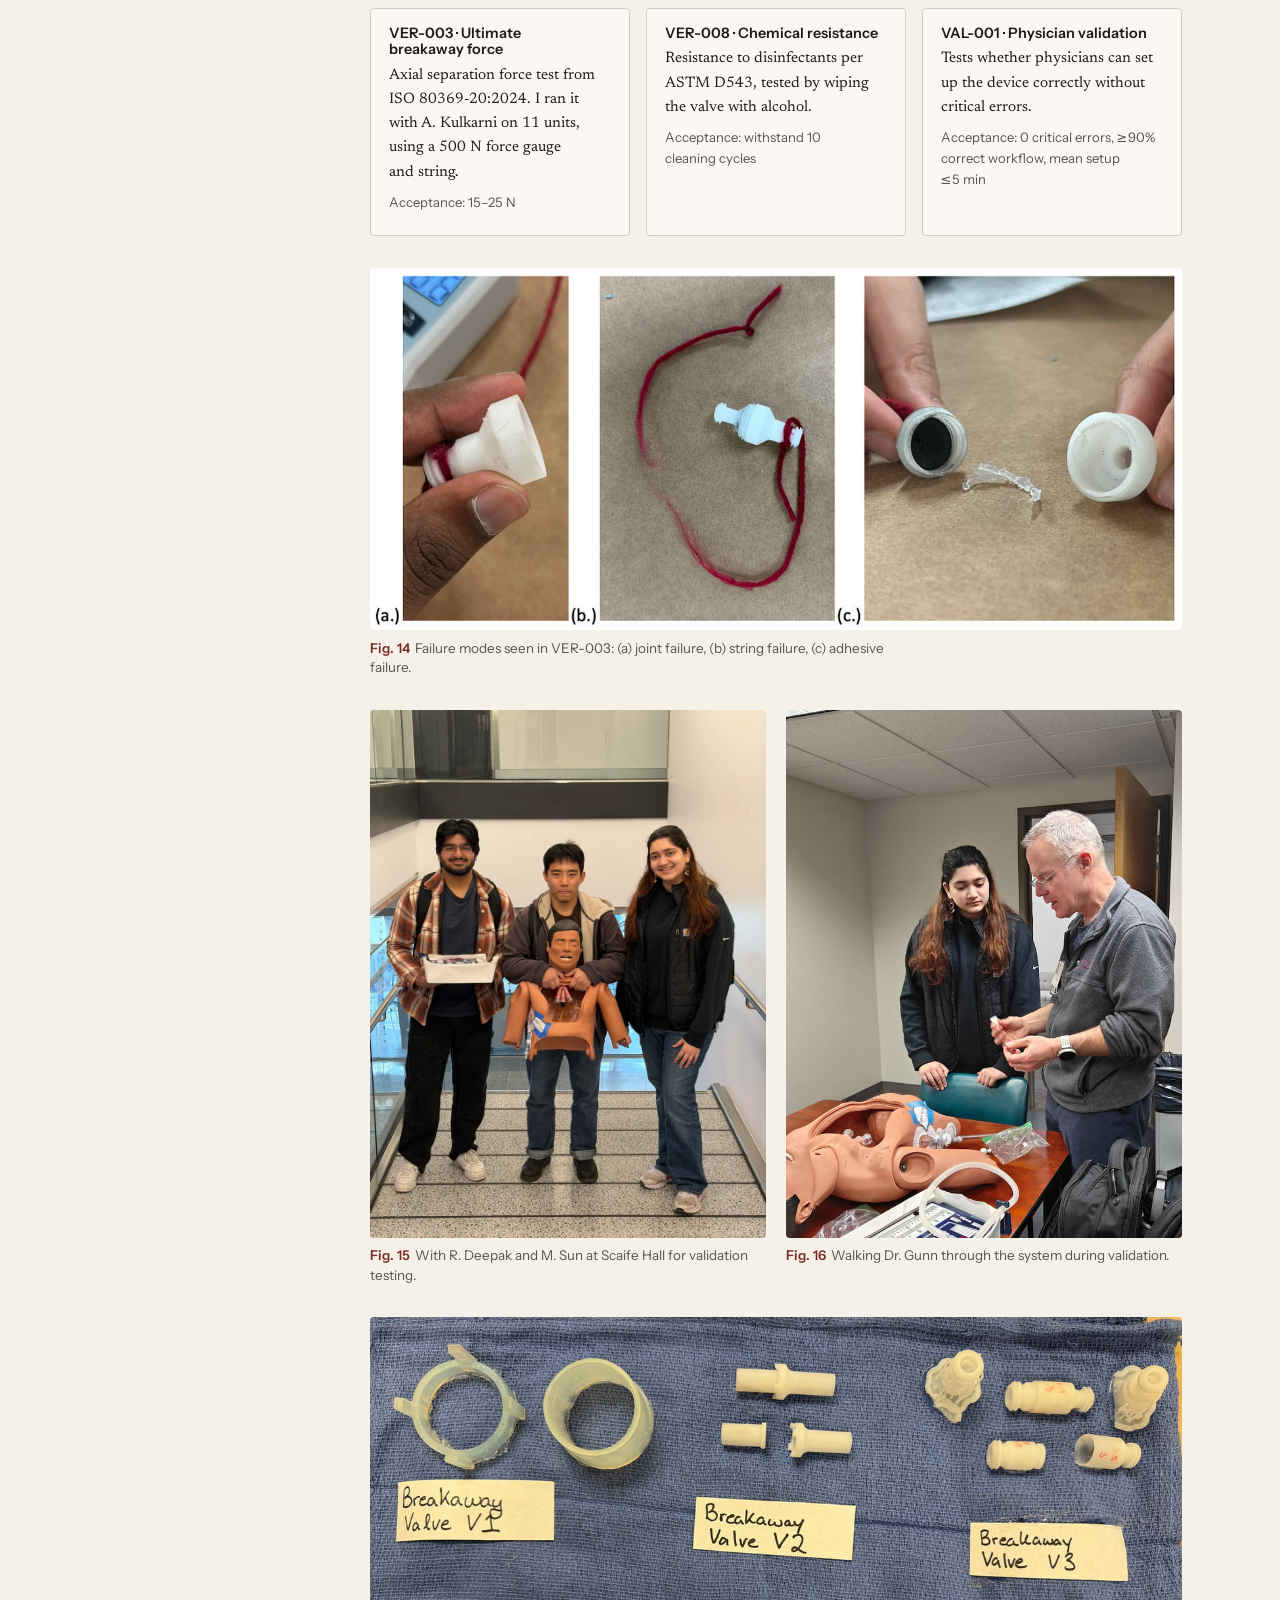
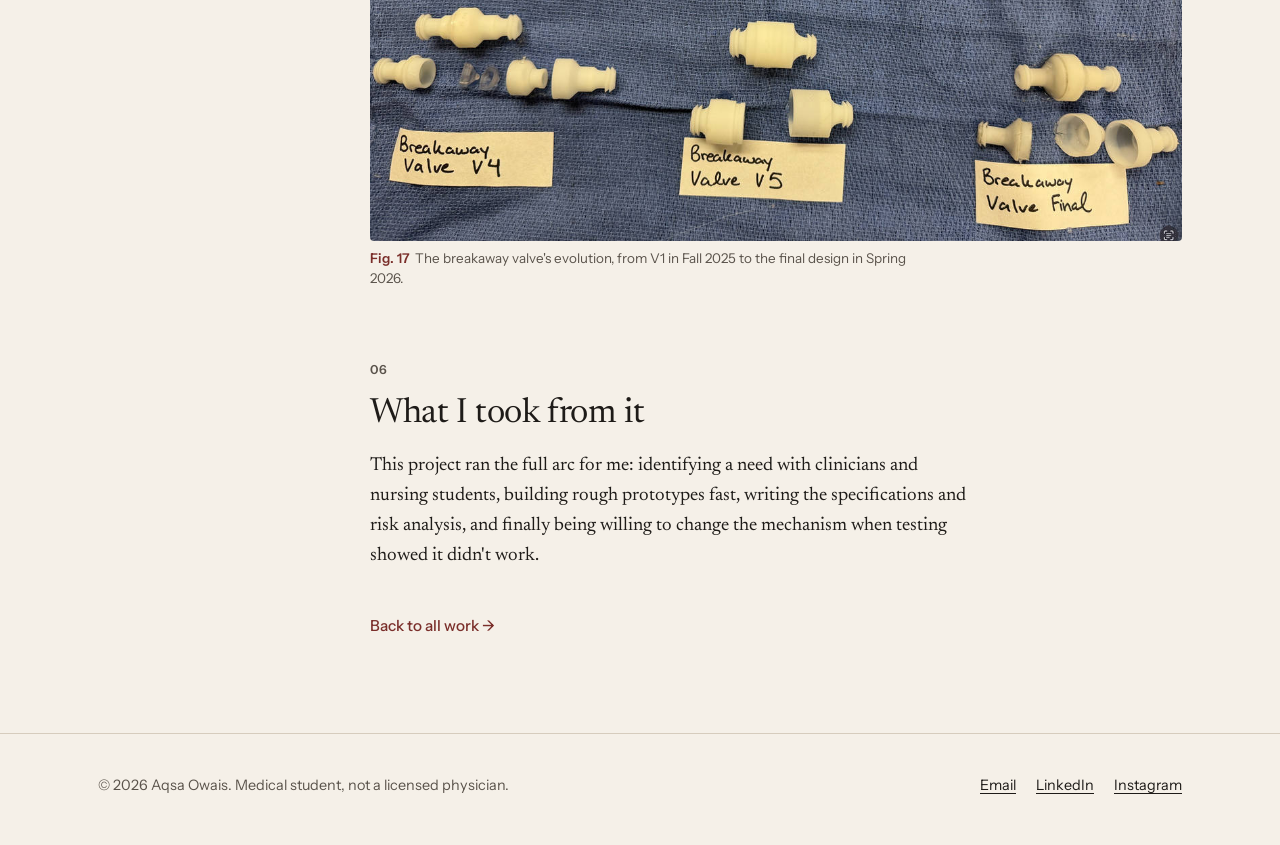
<file: philaetube.html>
<!doctype html>
<html lang="en">
<head>
  <meta charset="utf-8">
  <meta name="viewport" content="width=device-width, initial-scale=1">
  <title>PhilaeTube · aqsamakesthings</title>
  <meta name="description" content="Case study: designing a breakaway, one-way valve to prevent chest tube dislodgment. University of Pittsburgh bioengineering senior design, 2025–2026.">
  <link rel="preconnect" href="https://fonts.googleapis.com">
  <link rel="preconnect" href="https://fonts.gstatic.com" crossorigin>
  <link rel="stylesheet" href="https://fonts.googleapis.com/css2?family=Instrument+Sans:wght@400;500;600&family=Newsreader:ital,opsz,wght@0,6..72,400;0,6..72,500;1,6..72,400&display=swap">
  <link rel="stylesheet" href="assets/css/style.css?v=16">
  <script>document.documentElement.classList.add("js");</script>
  <script defer src="assets/js/main.js?v=10"></script>
</head>
<body>
  <a class="skip-link" href="#main">Skip to content</a>

  <header class="site-header">
    <div class="wrap">
      <a class="wordmark" href="index.html" aria-label="aqsamakesthings, home">aqsa<span>makes</span>things</a>
      <button class="nav-toggle" type="button" aria-expanded="false" aria-controls="site-nav">Menu</button>
      <nav id="site-nav" class="nav" aria-label="Main">
        <ul>
          <li><a href="index.html">Home</a></li>
          <li><a href="about.html">About</a></li>
          <li class="has-sub is-section"><a href="work.html">Design Projects</a>
            <ul class="subnav">
              <li><a href="philaetube.html" aria-current="page">PhilaeTube case study</a></li>
            </ul>
          </li>
          <li><a href="community.html">Community</a></li>
          <li><a href="making.html">For the love of making</a></li>
          <li><a href="contact.html">Contact</a></li>
        </ul>
      </nav>
    </div>
  </header>

  <main id="main">
    <header class="case-hero">
      <div class="wrap">
        <p class="label"><a href="work.html">Design Projects</a> / Case study</p>
        <h1>PhilaeTube</h1>
        <p class="subtitle">A chest tube dislodgment prevention system</p>
        <dl class="facts" style="max-width:52rem">
          <dt>Context</dt><dd>Bioengineering senior design, University of Pittsburgh. Fall 2025 – Spring 2026.</dd>
          <dt>My role</dt><dd>Need-finding coordination, then design lead for the one-way breakaway valve.</dd>
          <dt>With</dt><dd>My senior design team, including A. Kulkarni, R. Deepak, and M. Sun. The WISER simulation center hosted our ethnography.</dd>
        </dl>
      </div>
      <div class="wrap">
        <figure class="figure-wide" style="margin-top:2rem">
          <img src="assets/img/pt-wiser.webp" width="1600" height="1200" fetchpriority="high" decoding="async"
               alt="A simulation operating room at WISER: a mannequin lies on a stretcher beside monitoring equipment while two team members stand nearby.">
          <figcaption><span class="fig">Fig. 1</span>Bioengineering senior design group in WISER's simulation operating room.</figcaption>
        </figure>
      </div>
    </header>

    <div class="wrap case-layout" style="padding-top:3rem">
      <nav class="toc" aria-label="On this page">
        <ol>
          <li><a href="#need">The need</a></li>
          <li><a href="#designer">Thinking like a designer</a></li>
          <li><a href="#engineer">Thinking like an engineer</a></li>
          <li><a href="#change">The key design change</a></li>
          <li><a href="#vv">Verification &amp; validation</a></li>
          <li><a href="#learned">What I took from it</a></li>
        </ol>
      </nav>

      <div>
        <section class="case-section" id="need" aria-labelledby="need-h">
          <p class="label">01</p>
          <h2 id="need-h">The need</h2>
          <p>Chest tubes in critical care patients are often dislodged, which can lead to tension pneumothorax, hemothorax, and infection. Sutures, the current standard for securing them, don't reliably stop a tube from being pulled out by accident. We set out to secure chest tubes better, with the goals of reducing tissue trauma, avoiding emergency reinsertions, and shortening hospital stays caused by those complications.</p>
          <p>The first phase centered on identifying and verifying a clinical need through an extensive ethnography plan. I coordinated communications with WISER and led my team through rapid brainstorming. I also designed our poster for the course's brainstorming session, where I pitched our clinical need to engineering and nursing students.</p>

          <div class="figure-row crop" style="--cols:3">
            <figure>
              <img src="assets/img/pt-task.jpg" width="1000" height="887" loading="lazy" decoding="async"
                   alt="Aqsa, wearing a navy sweatshirt, practices suturing on a silicone block at a table covered with a blue surgical drape.">
              <figcaption><span class="fig">Fig. 2</span>Task analysis: suturing silicone chest tube blocks.</figcaption>
            </figure>
            <figure>
              <img src="assets/img/pt-sketch.jpg" width="1000" height="780" loading="lazy" decoding="async"
                   alt="Pencil sketch of a chest tube entering the chest wall near the lungs, with a proposed securement mechanism drawn around it.">
              <figcaption><span class="fig">Fig. 3</span>Preliminary sketch of a securement mechanism.</figcaption>
            </figure>
            <figure>
              <img src="assets/img/pt-poster.webp" width="900" height="1200" loading="lazy" decoding="async"
                   alt="A tri-fold poster titled 'Securing Chest Tubes', with sections on the clinical need and current solutions, standing on a table.">
              <figcaption><span class="fig">Fig. 4</span>The poster I designed for the brainstorming session.</figcaption>
            </figure>
          </div>

          <h3 style="font-size:var(--step-1);margin-top:2.5rem">What we built</h3>
          <ul class="features">
            <li>An adhesive anchor and retainer, modified from the StatLock style, to stabilize the thoracic tube.</li>
            <li>A translucent compressive wrap to limit tube movement while keeping the site visible.</li>
            <li>A breakaway tube that prevents internal dislodgment of the proximal tube.</li>
            <li>A one-way pressure valve at the breakaway point. This was my part of the design.</li>
          </ul>
        </section>

        <section class="case-section" id="designer" aria-labelledby="designer-h">
          <p class="label">02</p>
          <h2 id="designer-h">Thinking like a designer</h2>
          <p>In design, my strengths are rapid, low-resolution prototyping and "killer experiments": quick tests meant to break an idea early. As design lead for the one-way valve that would sit at the breakaway joint, I started with whatever was on hand.</p>
          <div class="figure-row crop" style="--cols:3">
            <figure>
              <img src="assets/img/pt-cpr.webp" width="1200" height="900" loading="lazy" decoding="async"
                   alt="The disassembled parts of a CPR mask valve laid out on a surface: blue plastic rings and a thin membrane.">
              <figcaption><span class="fig">Fig. 5</span>A CPR valve I took apart to see how it keeps air flowing in only one direction.</figcaption>
            </figure>
            <figure>
              <img src="assets/img/pt-syringe.webp" width="900" height="1200" loading="lazy" decoding="async"
                   alt="A small one-way valve made from two cut plastic syringe barrels joined together.">
              <figcaption><span class="fig">Fig. 6</span>A one-way valve built in 15 minutes from two plastic syringes.</figcaption>
            </figure>
            <figure>
              <img src="assets/img/pt-sketching.jpg" width="564" height="900" loading="lazy" decoding="async"
                   alt="Aqsa sitting at a table sketching in a notebook.">
              <figcaption><span class="fig">Fig. 7</span>Sketching valve concepts.</figcaption>
            </figure>
          </div>
        </section>

        <section class="case-section" id="engineer" aria-labelledby="engineer-h">
          <p class="label">03</p>
          <h2 id="engineer-h">Thinking like an engineer</h2>
          <p>As the fall semester went on, I moved into medium-resolution prototyping in PLA. I also began defining the product design specifications, mapping user requirements to engineering requirements, drafting the risk analysis, and writing the verification and validation plan for the valve.</p>
          <figure class="figure-wide" style="margin:2rem 0">
            <img class="on-white" src="assets/img/pt-cad.webp" width="1280" height="670" loading="lazy" decoding="async"
                 alt="Cross-sectional CAD model of the one-way valve assembly, with labeled rigid housing parts and a flexible sealing element.">
            <figcaption><span class="fig">Fig. 8</span>Cross-section of the fall one-way valve assembly. Rigid 4000 V1 resin gave structural integrity, and Flexible 80A resin formed the seal.</figcaption>
          </figure>
          <figure class="figure-wide">
            <img src="assets/img/pt-expo-fall.webp" width="1400" height="1050" loading="lazy" decoding="async"
                 alt="Aqsa standing beside the team's project poster at the Fall 2025 design expo, holding a prototype.">
            <figcaption><span class="fig">Fig. 9</span>Fall 2025 design expo.</figcaption>
          </figure>
        </section>

        <section class="case-section" id="change" aria-labelledby="change-h">
          <p class="label">04</p>
          <h2 id="change-h">The key design change</h2>
          <p>In spring 2026, informal verification testing showed that our check valve didn't prevent retrograde flow.</p>
          <div class="callout">
            <p>Before we froze the design, I proposed replacing the valve mechanism with a laser-cut piece of silicone sewn in place, like a button.</p>
          </div>
          <div class="figure-row crop" style="--cols:3">
            <figure>
              <img src="assets/img/pt-laser.webp" width="900" height="1200" loading="lazy" decoding="async"
                   alt="Aqsa standing at a large laser cutter with its lid open, in a workshop.">
              <figcaption><span class="fig">Fig. 10</span>Laser-cutting the silicone valve.</figcaption>
            </figure>
            <figure>
              <img src="assets/img/pt-sewing.webp" width="876" height="1200" loading="lazy" decoding="async"
                   alt="Aqsa seated at a desk, carefully hand-sewing a small silicone piece into a valve housing.">
              <figcaption><span class="fig">Fig. 11</span>Sewing the silicone valve into place.</figcaption>
            </figure>
            <figure>
              <img src="assets/img/pt-closed.webp" width="1400" height="1050" loading="lazy" decoding="async"
                   alt="The final PhilaeTube breakaway valve in its closed configuration, joining two lengths of grey chest tubing.">
              <figcaption><span class="fig">Fig. 12</span>The frozen design, closed configuration.</figcaption>
            </figure>
          </div>
          <figure class="figure-wide">
            <img class="on-white" src="assets/img/pt-drawing.webp" width="1338" height="940" loading="lazy" decoding="async"
                 alt="Dimensioned engineering drawing of the final breakaway valve, showing an exploded view of the proximal tube, distal tube, and silicone-based flexible valve, plus section views of the breakaway component and one-way valve interface.">
            <figcaption><span class="fig">Fig. 13</span>Engineering drawing of the final breakaway valve.</figcaption>
          </figure>
        </section>

        <section class="case-section" id="vv" aria-labelledby="vv-h">
          <p class="label">05</p>
          <h2 id="vv-h">Verification &amp; validation</h2>
          <p>With the design frozen, we moved into formal testing against our acceptance criteria.</p>
          <div class="spec">
            <div>
              <h4>VER-003 · Ultimate breakaway force</h4>
              <p>Axial separation force test from ISO 80369-20:2024. I ran it with A. Kulkarni on 11 units, using a 500 N force gauge and string.</p>
              <p class="accept">Acceptance: 15–25 N</p>
            </div>
            <div>
              <h4>VER-008 · Chemical resistance</h4>
              <p>Resistance to disinfectants per ASTM D543, tested by wiping the valve with alcohol.</p>
              <p class="accept">Acceptance: withstand 10 cleaning cycles</p>
            </div>
            <div>
              <h4>VAL-001 · Physician validation</h4>
              <p>Tests whether physicians can set up the device correctly without critical errors.</p>
              <p class="accept">Acceptance: 0 critical errors, ≥90% correct workflow, mean setup ≤5 min</p>
            </div>
          </div>
          <figure class="figure-wide" style="margin-bottom:2rem">
            <img src="assets/img/pt-failures.jpg" width="1200" height="535" loading="lazy" decoding="async"
                 alt="Three photos side by side showing failed test specimens: a separated joint, a broken string, and a detached adhesive bond.">
            <figcaption><span class="fig">Fig. 14</span>Failure modes seen in VER-003: (a) joint failure, (b) string failure, (c) adhesive failure.</figcaption>
          </figure>
          <div class="figure-row crop" style="--cols:2">
            <figure>
              <img src="assets/img/pt-validation.webp" width="900" height="1200" loading="lazy" decoding="async"
                   alt="Aqsa and two teammates standing on a staircase at Scaife Hall; one holds a simulation torso model.">
              <figcaption><span class="fig">Fig. 15</span>With R. Deepak and M. Sun at Scaife Hall for validation testing.</figcaption>
            </figure>
            <figure>
              <img src="assets/img/pt-gunn.jpg" width="718" height="900" loading="lazy" decoding="async"
                   alt="Aqsa explaining the PhilaeTube system to a physician, who examines the device on a simulation mannequin.">
              <figcaption><span class="fig">Fig. 16</span>Walking Dr. Gunn through the system during validation.</figcaption>
            </figure>
          </div>
          <figure class="figure-wide">
            <img src="assets/img/pt-evolution.jpg" width="1200" height="773" loading="lazy" decoding="async"
                 alt="Valve prototypes laid out on a blue surgical drape in six groups, with handwritten labels from Breakaway Valve V1 through V5 and Final.">
            <figcaption><span class="fig">Fig. 17</span>The breakaway valve's evolution, from V1 in Fall 2025 to the final design in Spring 2026.</figcaption>
          </figure>
        </section>

        <section class="case-section" id="learned" aria-labelledby="learned-h">
          <p class="label">06</p>
          <h2 id="learned-h">What I took from it</h2>
          <p>This project ran the full arc for me: identifying a need with clinicians and nursing students, building rough prototypes fast, writing the specifications and risk analysis, and finally being willing to change the mechanism when testing showed it didn't work.</p>
          <p style="margin-top:2.5rem"><a class="arrow-link" href="work.html">Back to all work</a></p>
        </section>
      </div>
    </div>
  </main>

  <footer class="site-footer">
    <div class="wrap">
      <p>© <span id="year">2026</span> Aqsa Owais. Medical student, not a licensed physician.</p>
      <ul>
        <li><a href="mailto:aqsa.owais.nj@gmail.com">Email</a></li>
        <li><a href="https://www.linkedin.com/in/aqsa-owais/">LinkedIn</a></li>
        <li><a href="https://www.instagram.com/aqsamakesthings/">Instagram</a></li>
      </ul>
    </div>
  </footer>
</body>
</html>
</file>
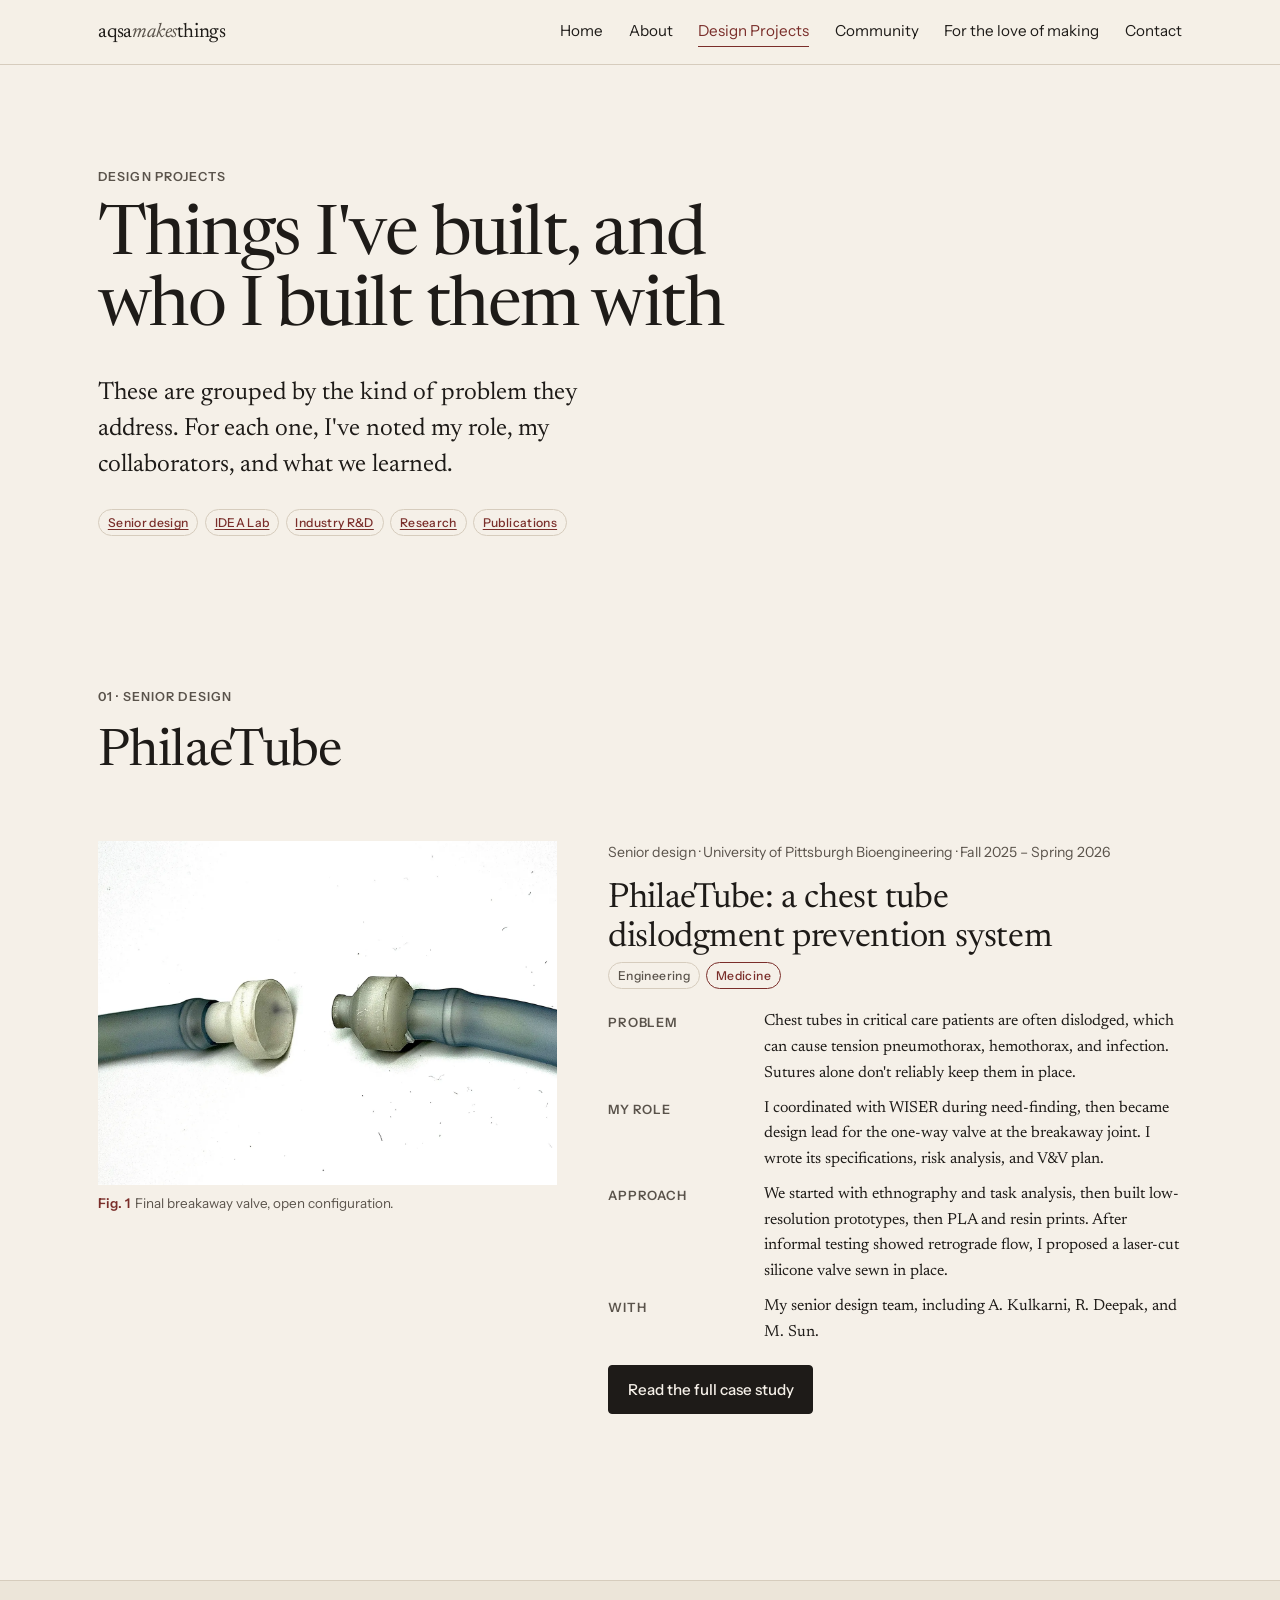
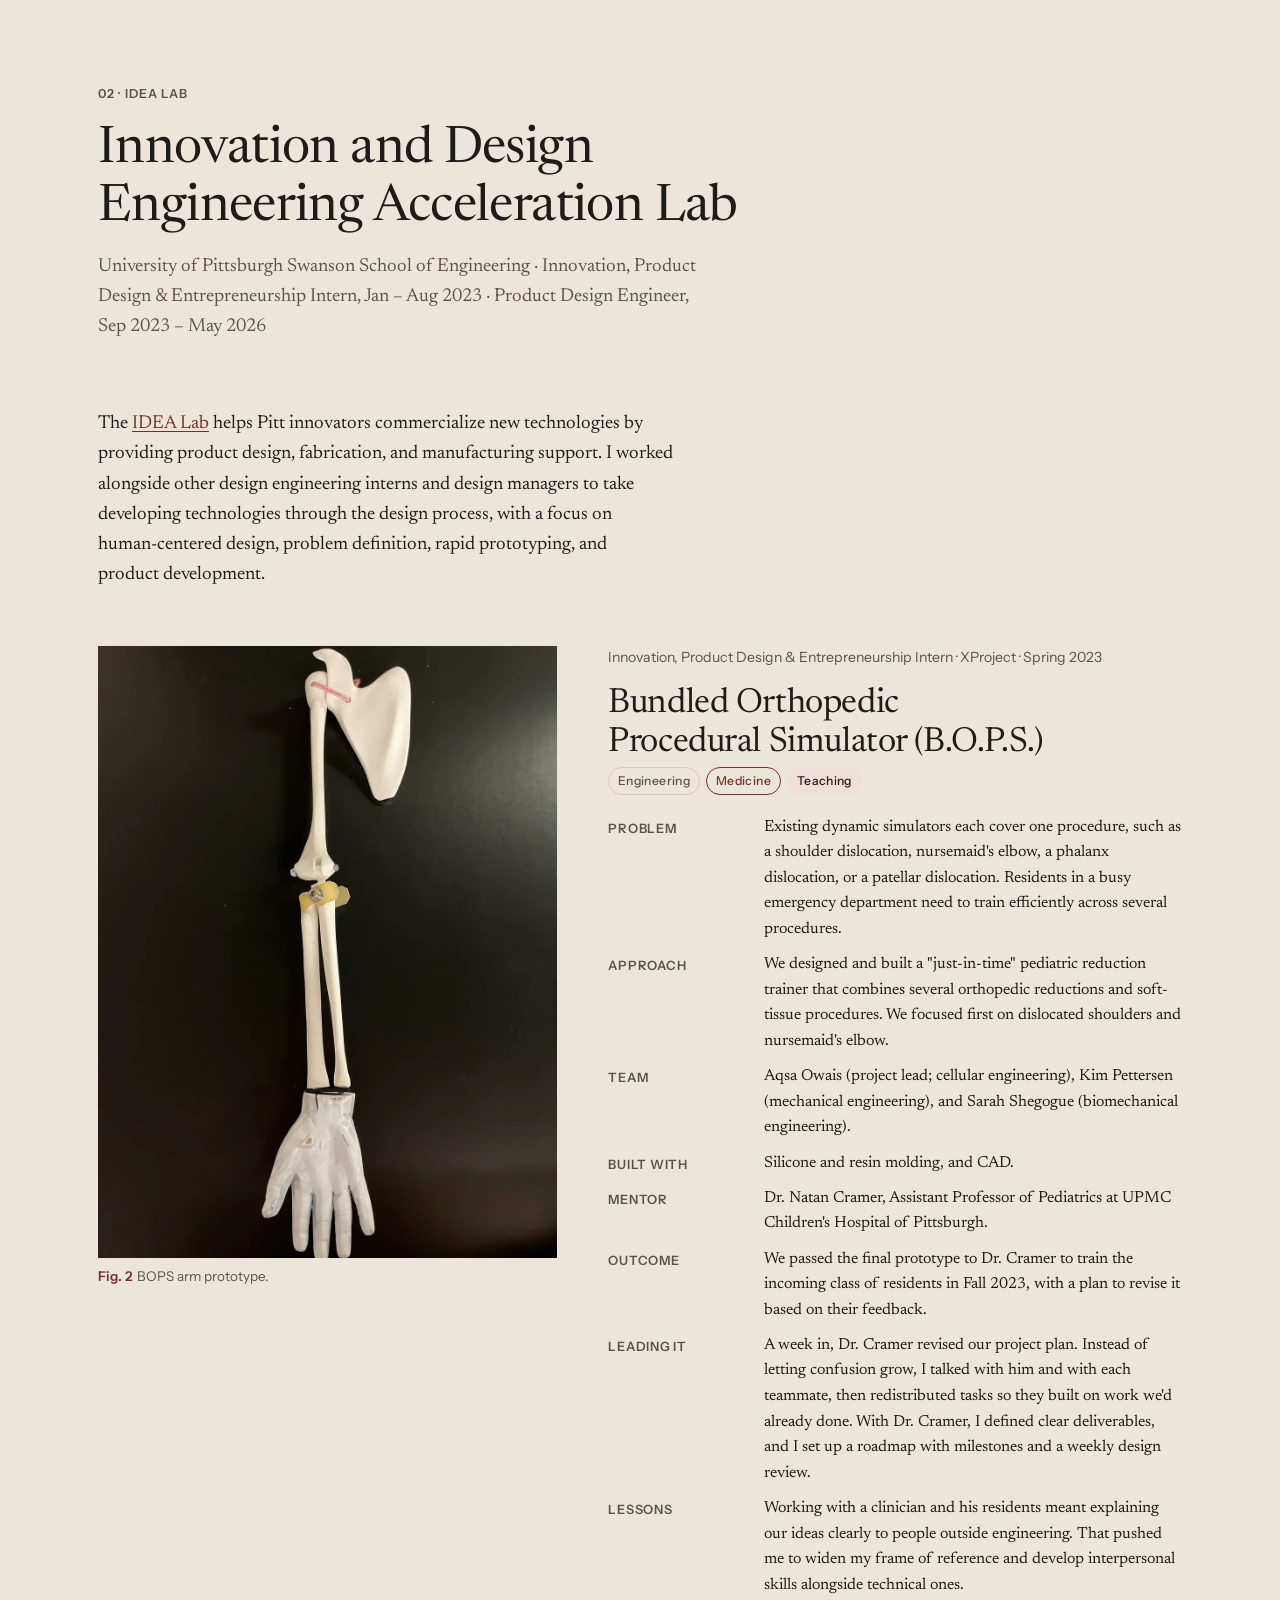
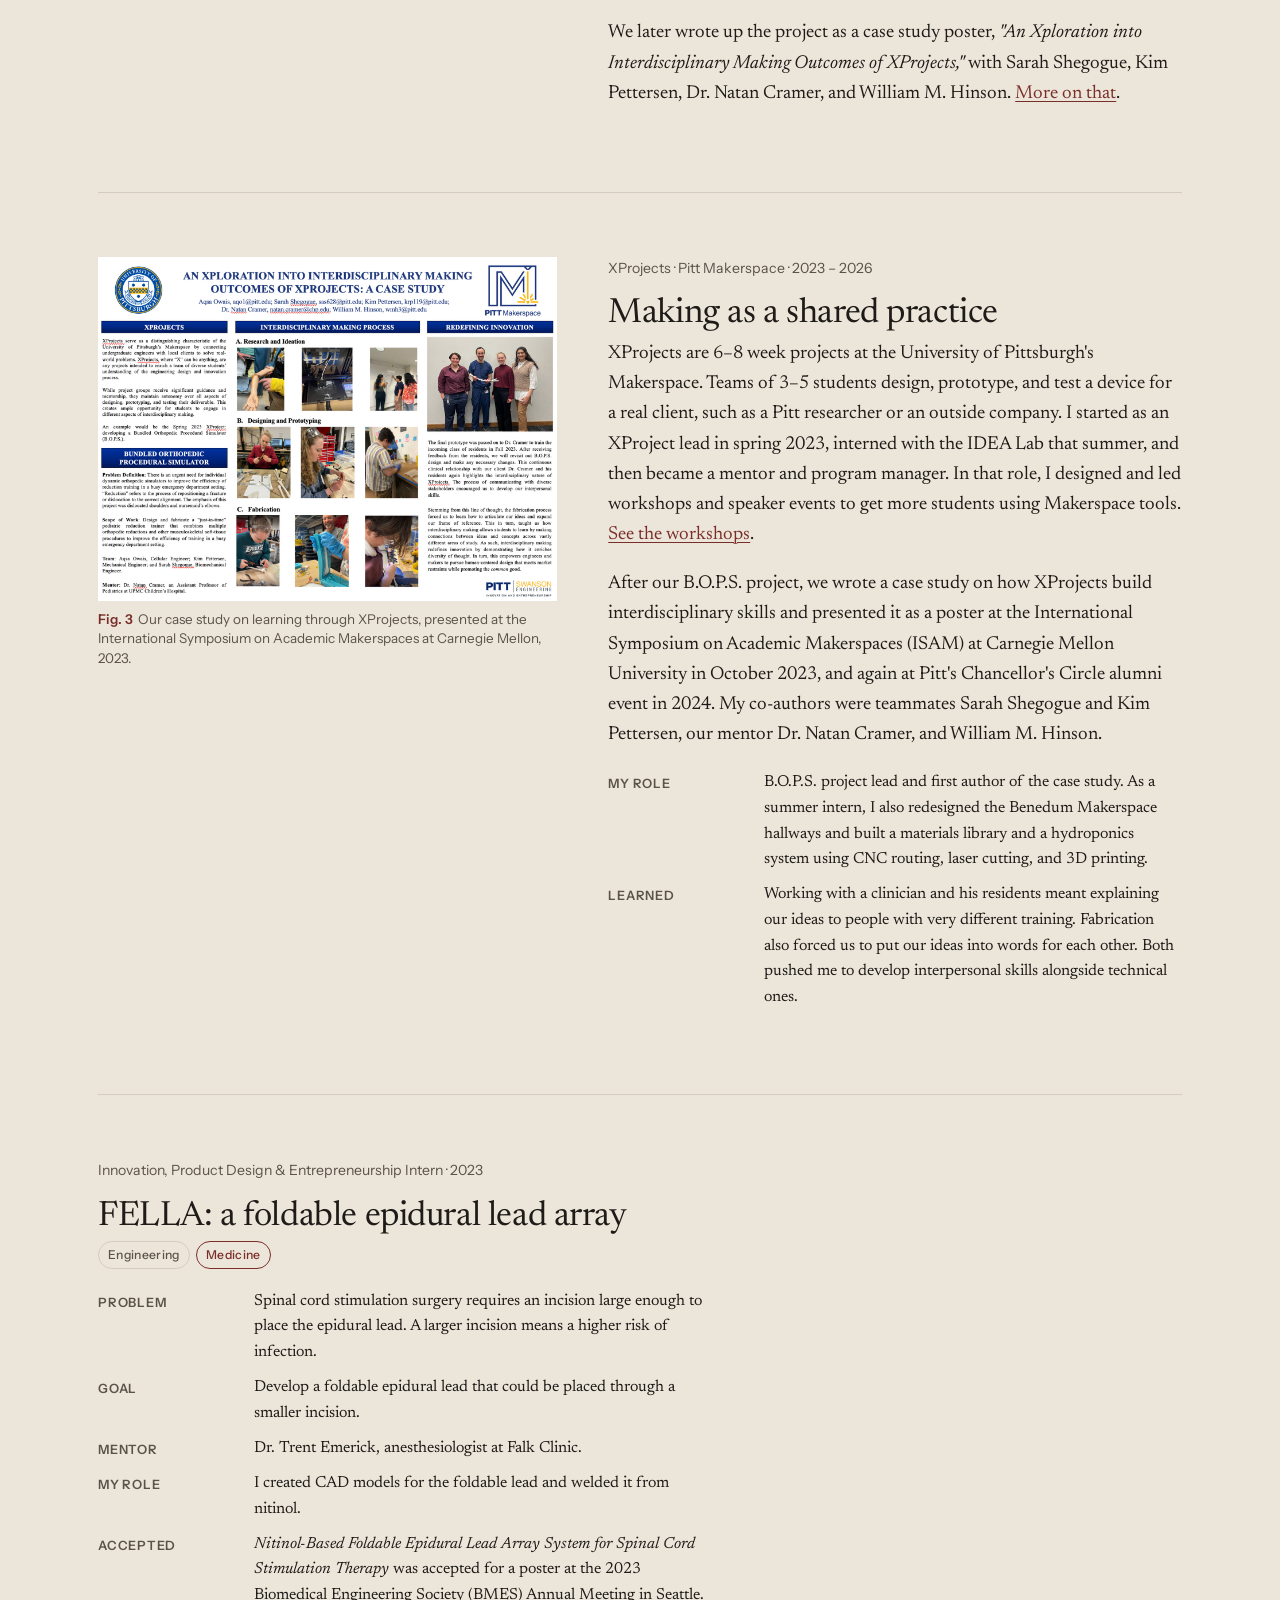
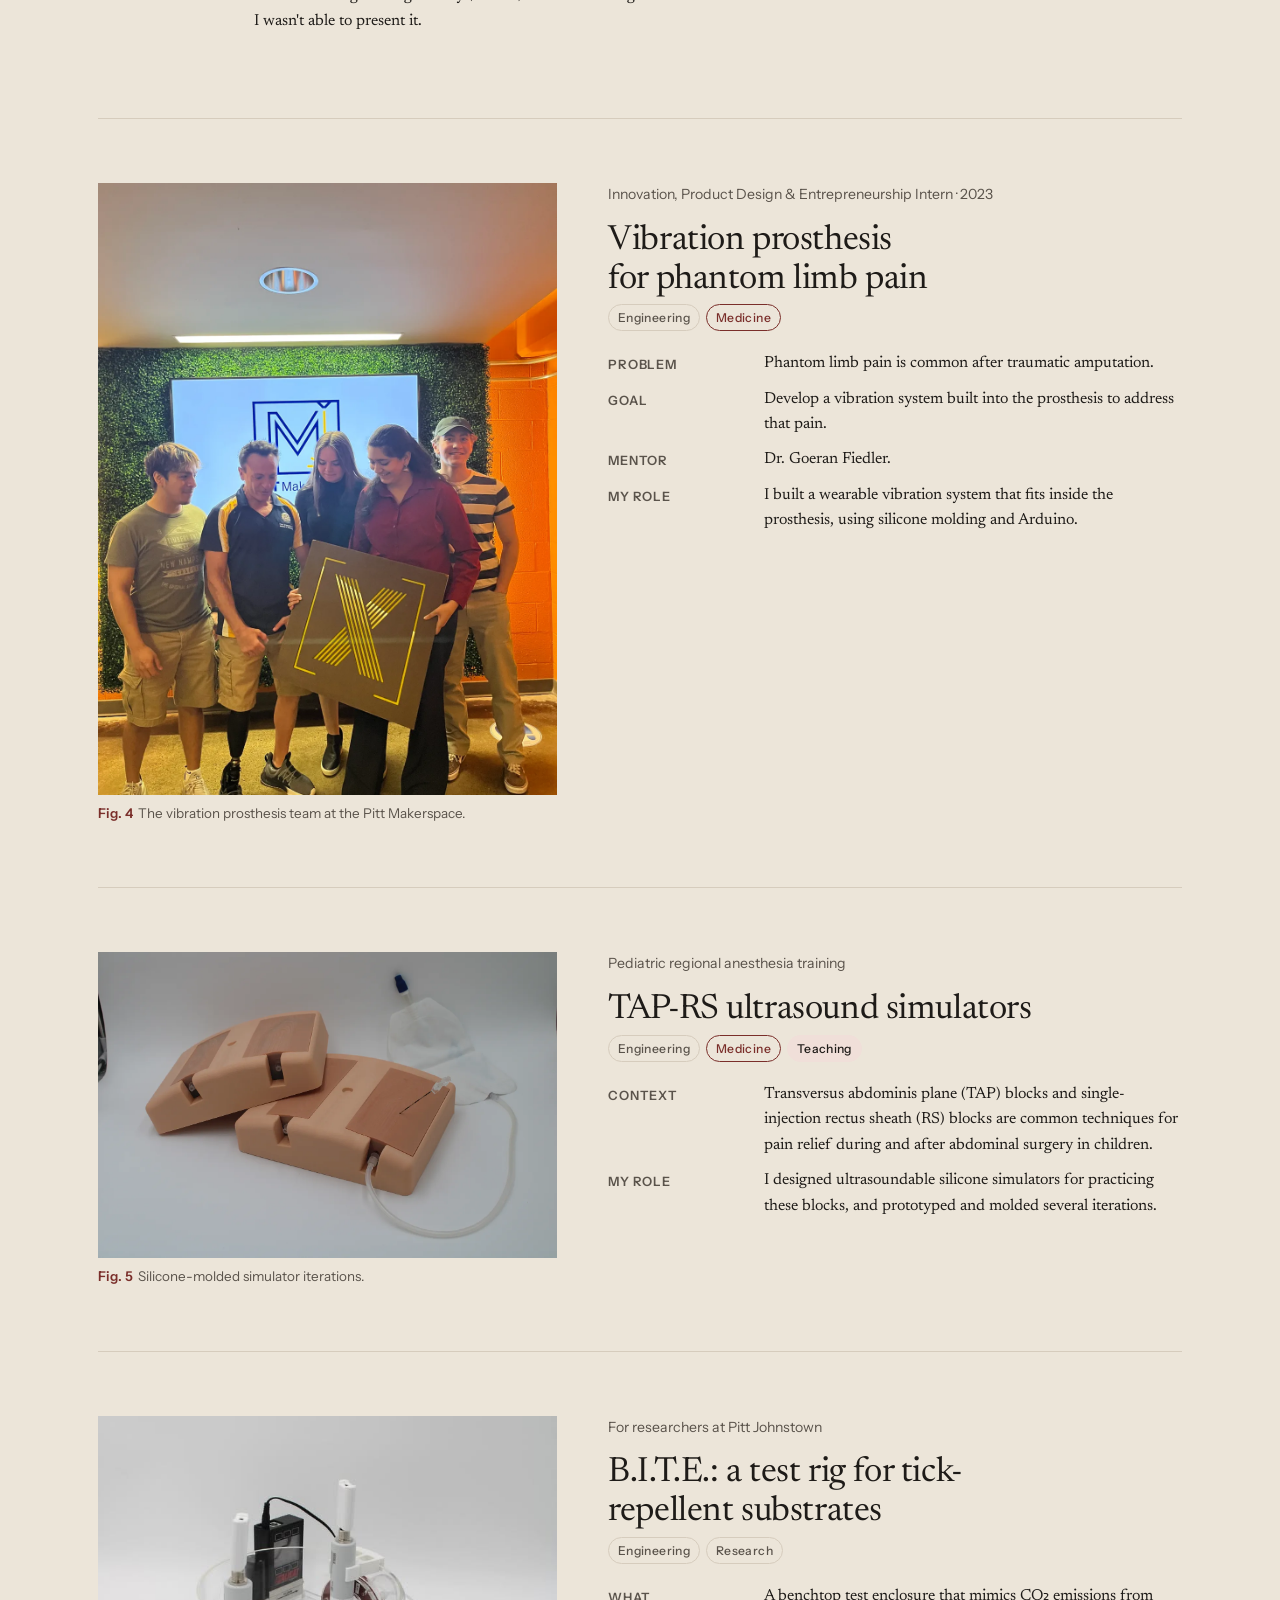
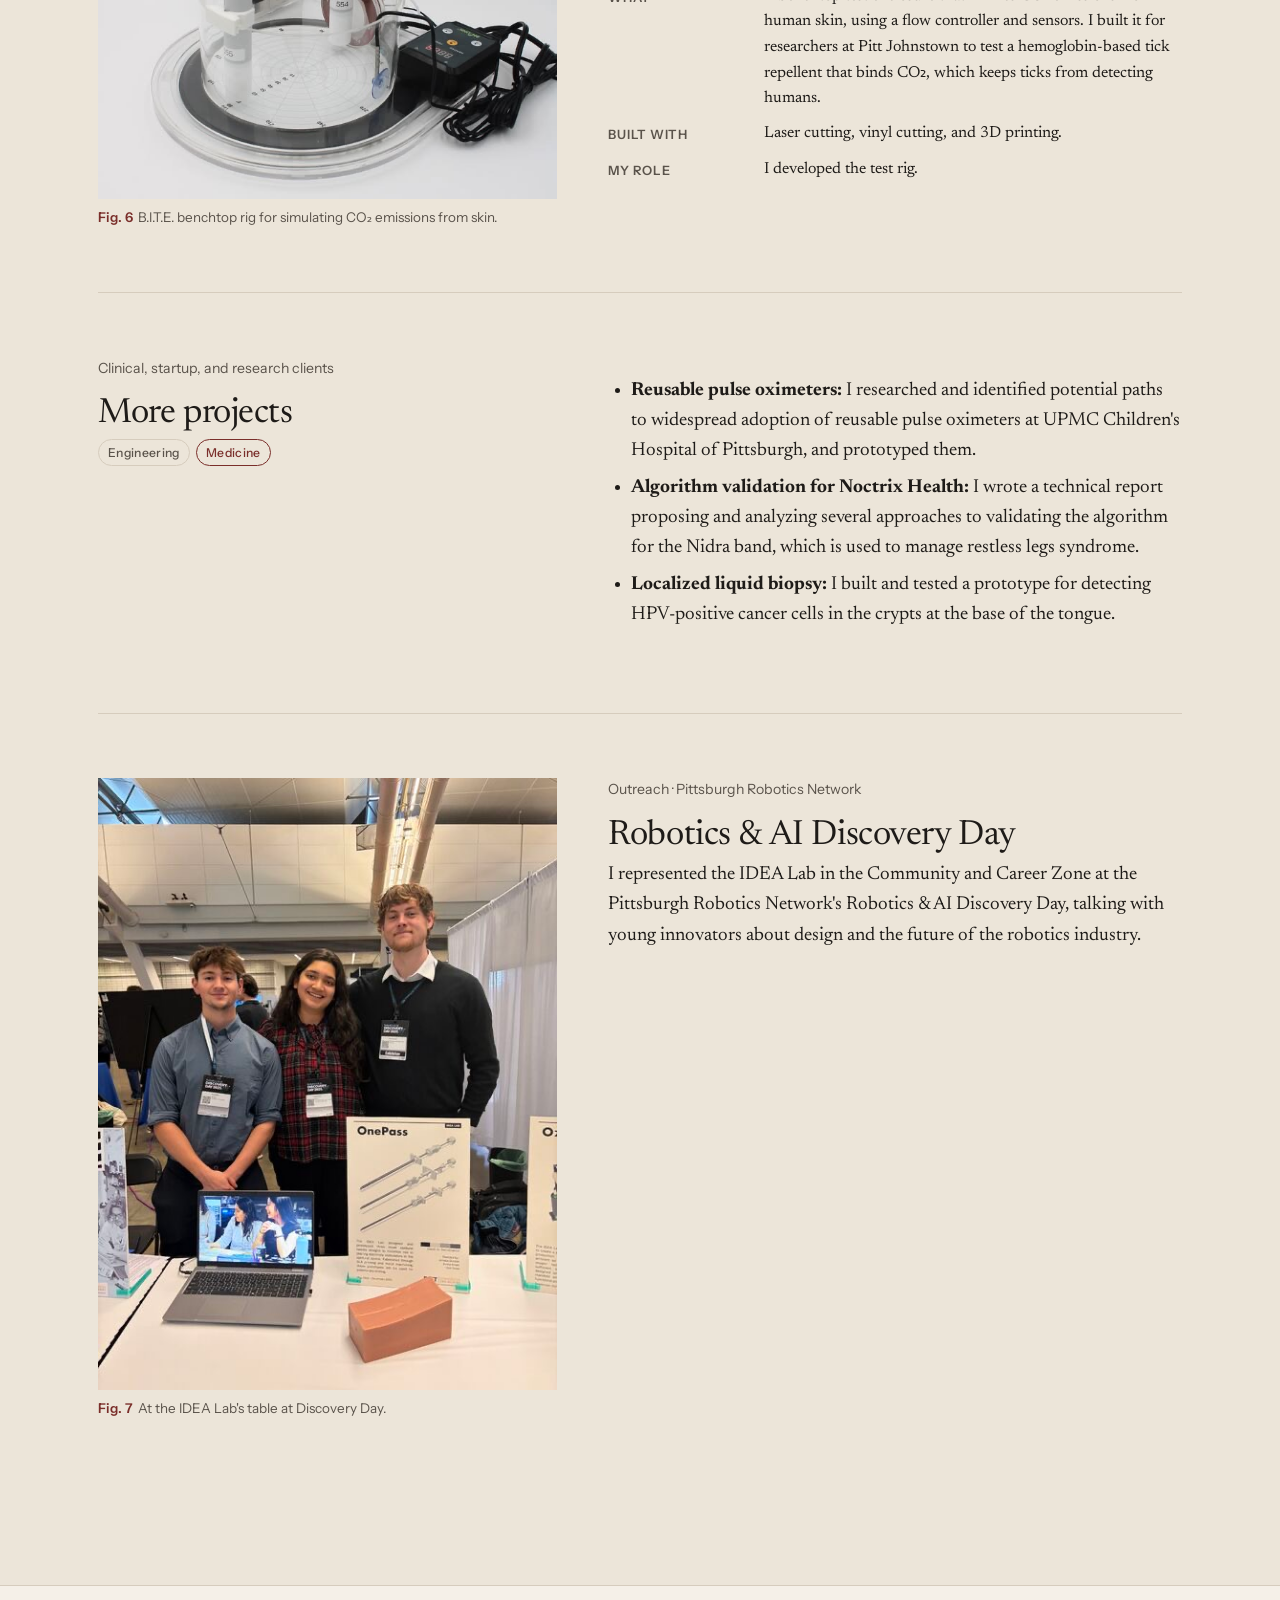
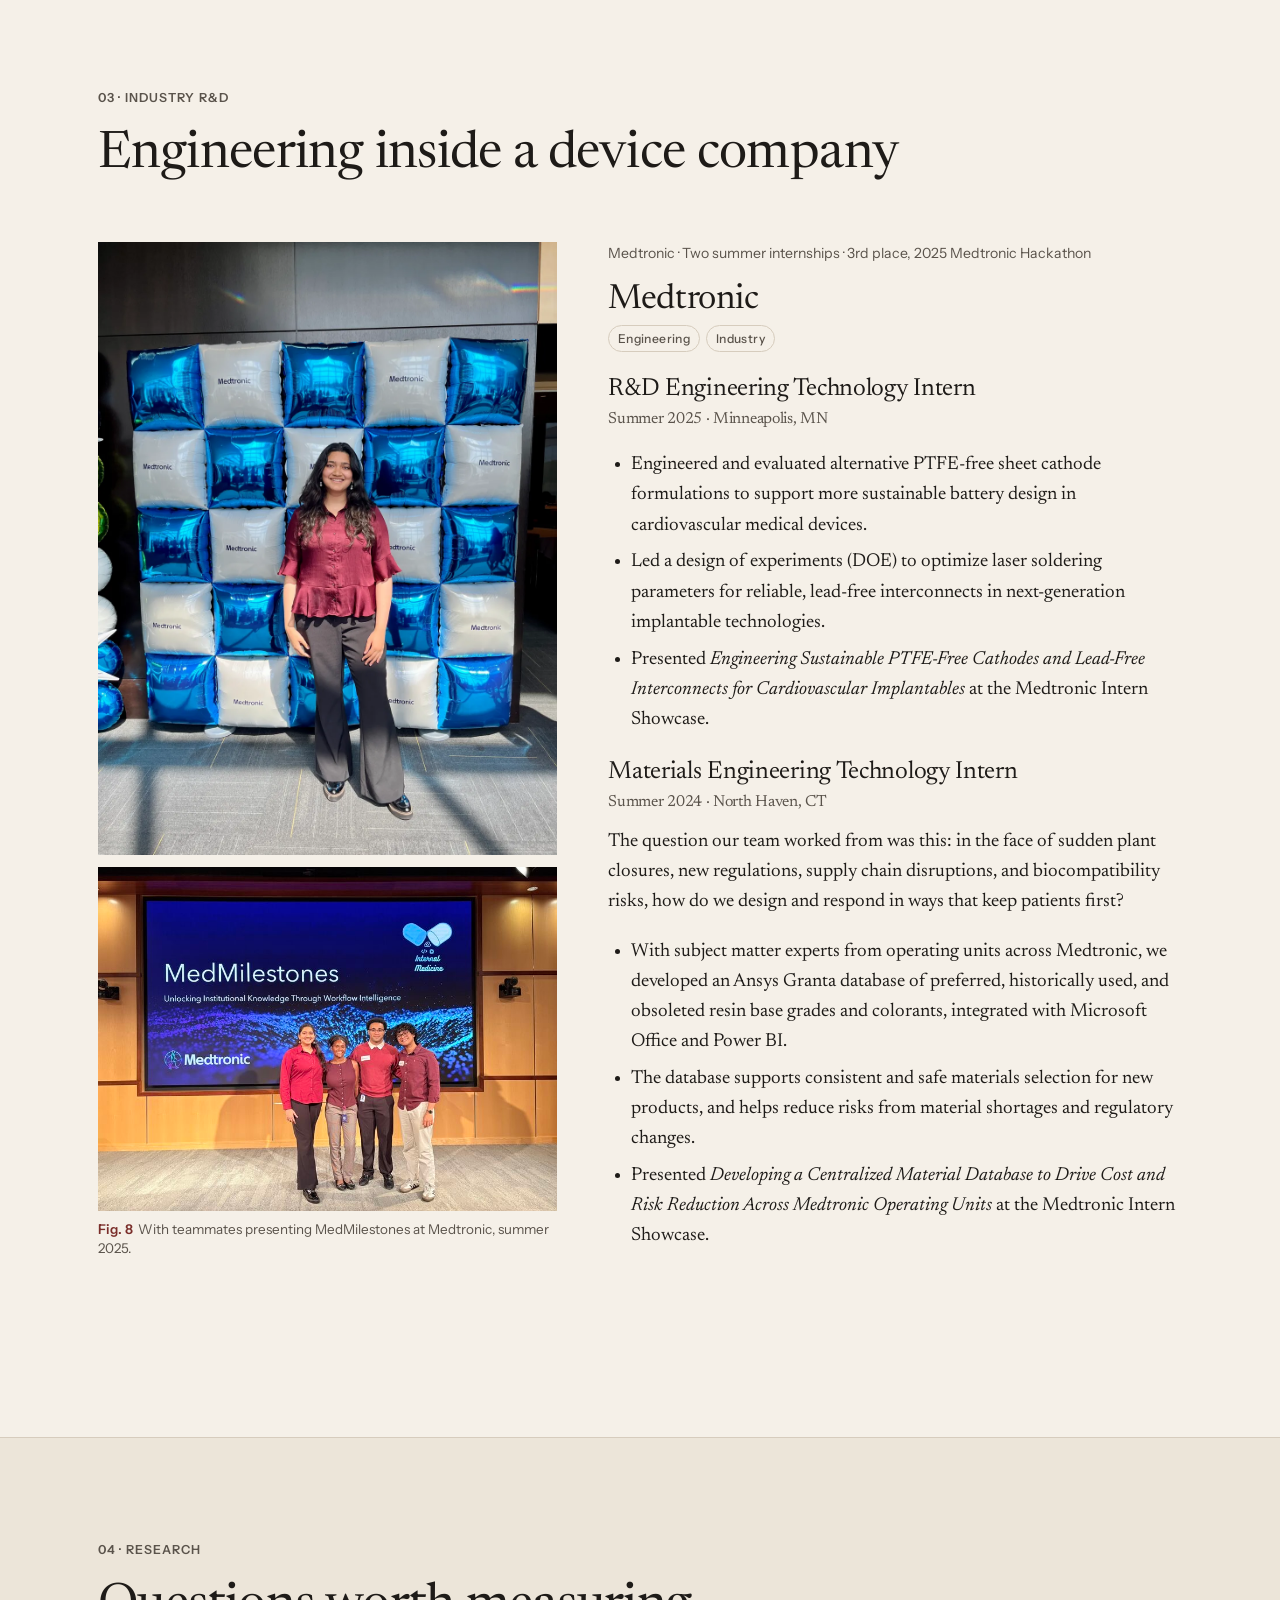
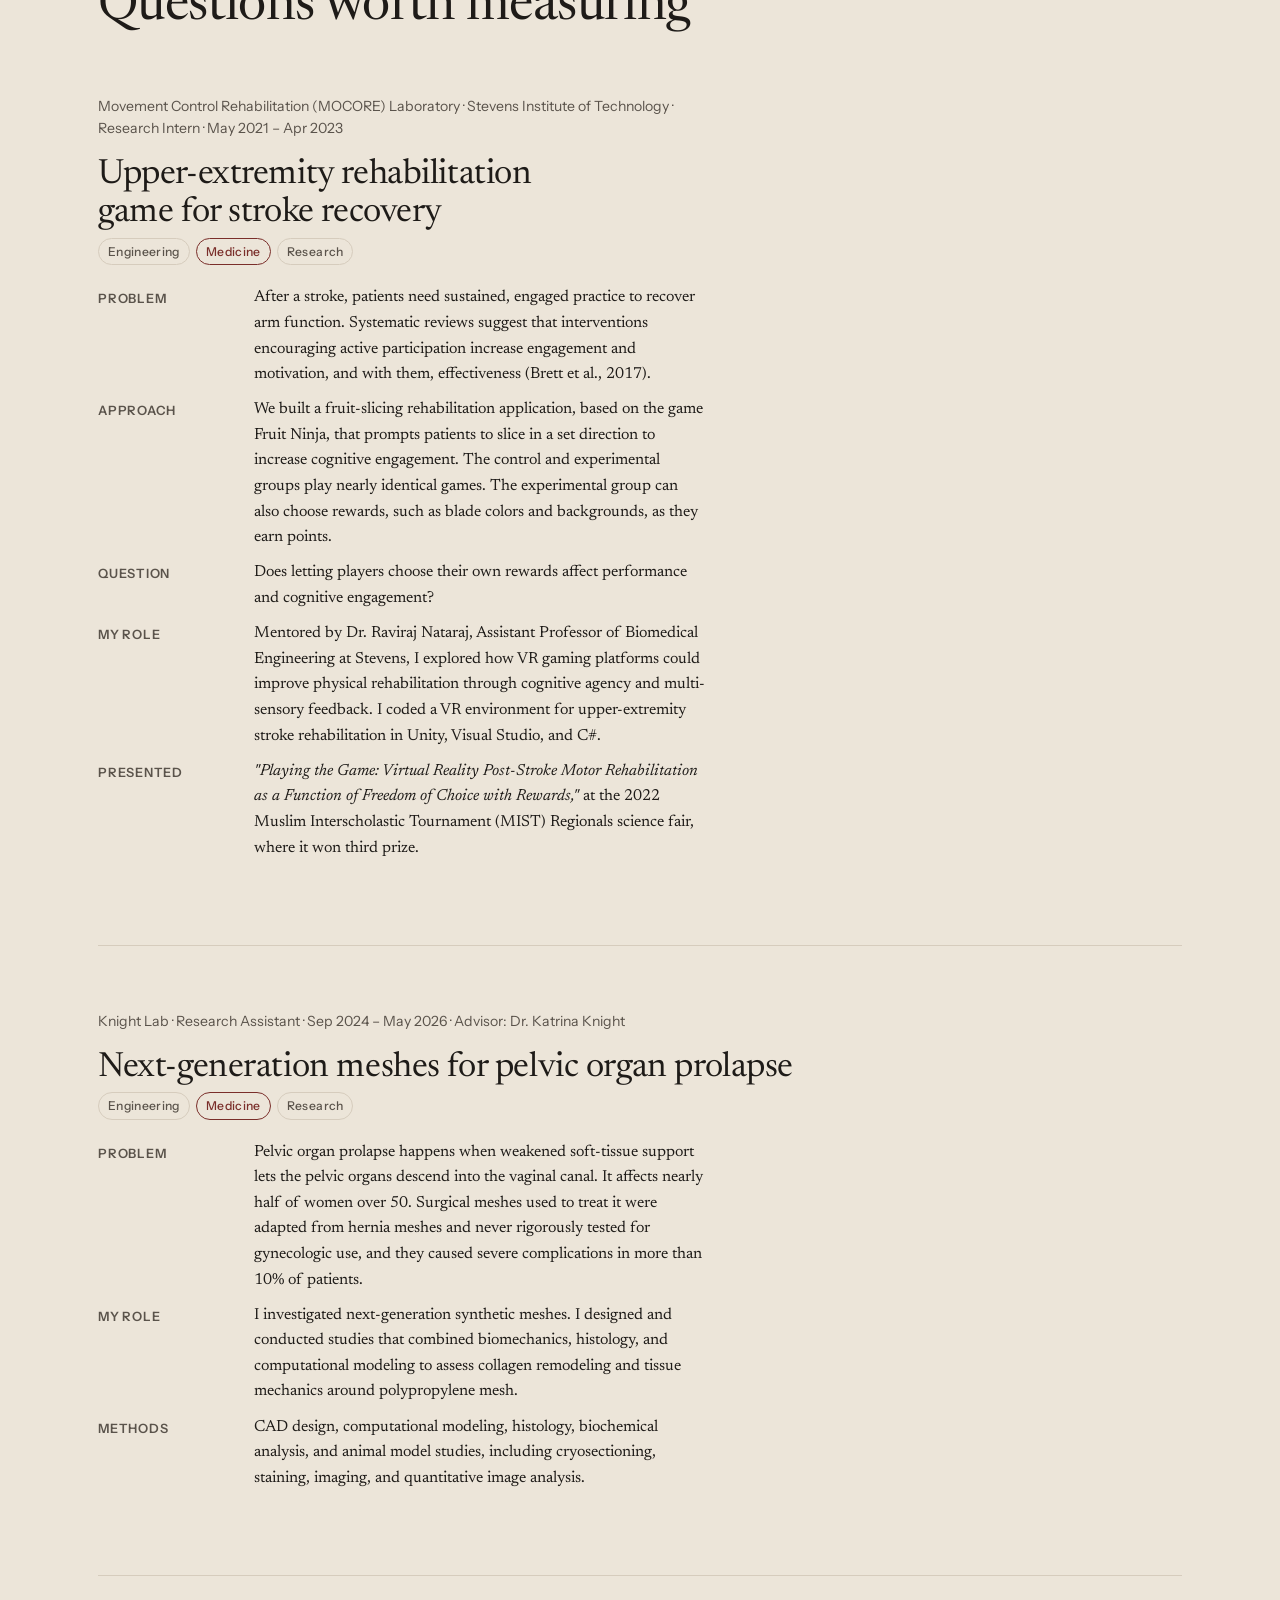
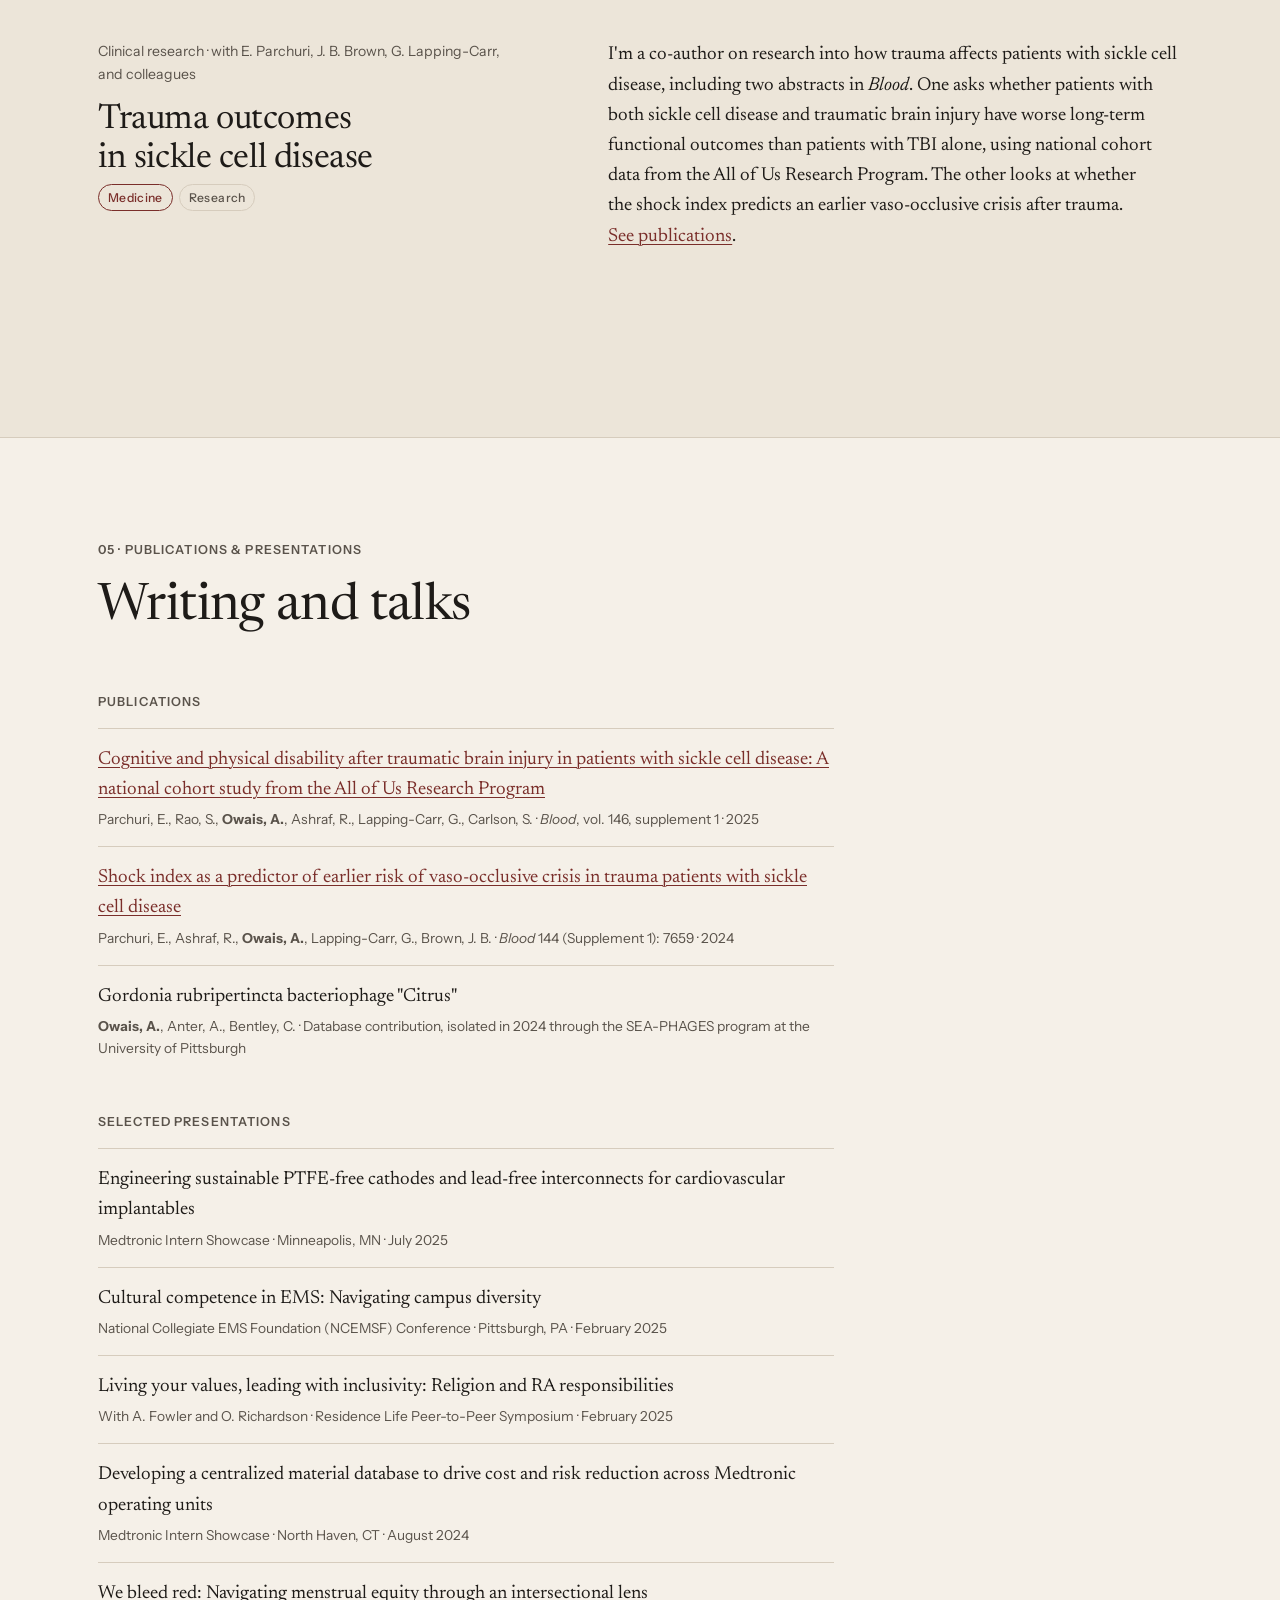
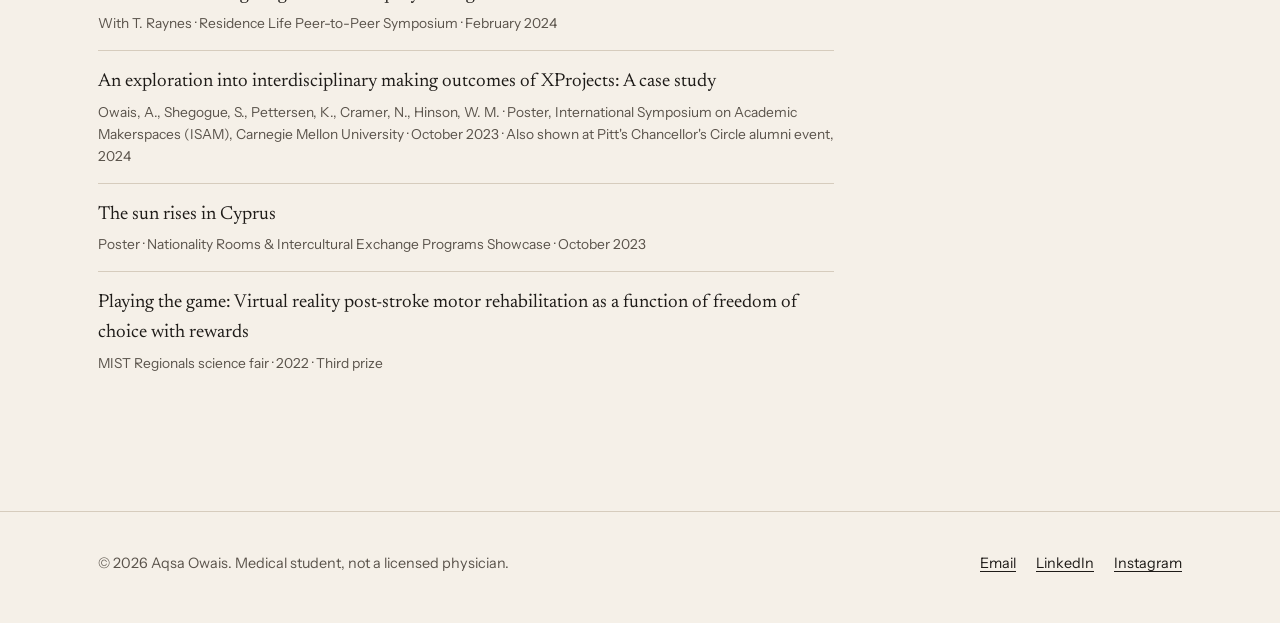
<file: work.html>
<!doctype html>
<html lang="en">
<head>
  <meta charset="utf-8">
  <meta name="viewport" content="width=device-width, initial-scale=1">
  <title>Design Projects · aqsamakesthings</title>
  <meta name="description" content="Clinical device design, training simulators, industry R&amp;D, and rehabilitation research by Aqsa Owais.">
  <link rel="preconnect" href="https://fonts.googleapis.com">
  <link rel="preconnect" href="https://fonts.gstatic.com" crossorigin>
  <link rel="stylesheet" href="https://fonts.googleapis.com/css2?family=Instrument+Sans:wght@400;500;600&family=Newsreader:ital,opsz,wght@0,6..72,400;0,6..72,500;1,6..72,400&display=swap">
  <link rel="stylesheet" href="assets/css/style.css?v=16">
  <script>document.documentElement.classList.add("js");</script>
  <script defer src="assets/js/main.js?v=10"></script>
</head>
<body>
  <a class="skip-link" href="#main">Skip to content</a>

  <header class="site-header">
    <div class="wrap">
      <a class="wordmark" href="index.html" aria-label="aqsamakesthings, home">aqsa<span>makes</span>things</a>
      <button class="nav-toggle" type="button" aria-expanded="false" aria-controls="site-nav">Menu</button>
      <nav id="site-nav" class="nav" aria-label="Main">
        <ul>
          <li><a href="index.html">Home</a></li>
          <li><a href="about.html">About</a></li>
          <li class="has-sub"><a href="work.html" aria-current="page">Design Projects</a>
            <ul class="subnav">
              <li><a href="philaetube.html">PhilaeTube case study</a></li>
            </ul>
          </li>
          <li><a href="community.html">Community</a></li>
          <li><a href="making.html">For the love of making</a></li>
          <li><a href="contact.html">Contact</a></li>
        </ul>
      </nav>
    </div>
  </header>

  <main id="main">
    <section class="hero" aria-labelledby="page-title" style="padding-bottom:2rem">
      <div class="wrap">
        <p class="label">Design projects</p>
        <h1 id="page-title">Things I've built, and who I built them with</h1>
        <p class="lede">These are grouped by the kind of problem they address. For each one, I've noted my role, my collaborators, and what we learned.</p>
        <nav aria-label="Project groups" style="margin-top:1.5rem">
          <ul class="tags">
            <li><a href="#devices">Senior design</a></li>
            <li><a href="#idea-lab">IDEA Lab</a></li>
            <li><a href="#industry">Industry R&amp;D</a></li>
            <li><a href="#research">Research</a></li>
            <li><a href="#publications">Publications</a></li>
          </ul>
        </nav>
      </div>
    </section>

    <!-- ============ CLINICAL DEVICES ============ -->
    <section class="section" id="devices" aria-labelledby="devices-title">
      <div class="wrap">
        <div class="section-head">
          <p class="label">01 · Senior design</p>
          <h2 id="devices-title">PhilaeTube</h2>
        </div>

        <article class="project" id="philaetube" aria-labelledby="pt-title">
          <div class="project-media">
            <figure>
              <img src="assets/img/pt-open.webp" width="1400" height="1050" loading="lazy" decoding="async"
                   alt="The PhilaeTube breakaway valve in its open configuration, showing the white valve housing between two sections of grey chest tubing.">
              <figcaption><span class="fig">Fig. 1</span>Final breakaway valve, open configuration.</figcaption>
            </figure>
          </div>
          <div>
            <p class="meta">Senior design · University of Pittsburgh Bioengineering · Fall 2025 – Spring 2026</p>
            <h3 id="pt-title">PhilaeTube: a chest tube dislodgment prevention system</h3>
            <ul class="tags" aria-label="Threads"><li>Engineering</li><li class="t-med">Medicine</li></ul>
            <dl class="facts">
              <dt>Problem</dt><dd>Chest tubes in critical care patients are often dislodged, which can cause tension pneumothorax, hemothorax, and infection. Sutures alone don't reliably keep them in place.</dd>
              <dt>My role</dt><dd>I coordinated with WISER during need-finding, then became design lead for the one-way valve at the breakaway joint. I wrote its specifications, risk analysis, and V&amp;V plan.</dd>
              <dt>Approach</dt><dd>We started with ethnography and task analysis, then built low-resolution prototypes, then PLA and resin prints. After informal testing showed retrograde flow, I proposed a laser-cut silicone valve sewn in place.</dd>
              <dt>With</dt><dd>My senior design team, including A. Kulkarni, R. Deepak, and M. Sun.</dd>
            </dl>
            <a class="btn" href="philaetube.html">Read the full case study</a>
          </div>
        </article>



      </div>
    </section>

    <!-- ============ IDEA LAB ============ -->
    <section class="section section--tint" id="idea-lab" aria-labelledby="idea-title">
      <div class="wrap">
        <div class="section-head">
          <p class="label">02 · IDEA Lab</p>
          <h2 id="idea-title">Innovation and Design Engineering Acceleration Lab</h2>
          <p>University of Pittsburgh Swanson School of Engineering · Innovation, Product Design &amp; Entrepreneurship Intern, Jan – Aug 2023 · Product Design Engineer, Sep 2023 – May 2026</p>
        </div>
        <div style="max-width:46rem;margin-bottom:clamp(2rem,5vw,3.5rem)">
            <p>The <a href="https://www.engineering.pitt.edu/programs/innovation/idea-lab/">IDEA Lab</a> helps Pitt innovators commercialize new technologies by providing product design, fabrication, and manufacturing support. I worked alongside other design engineering interns and design managers to take developing technologies through the design process, with a focus on human-centered design, problem definition, rapid prototyping, and product development.</p>
        </div>

        <article class="project" id="bops" aria-labelledby="bops-title">
          <div class="project-media">
            <figure>
              <img src="assets/img/xp-2.webp" width="1050" height="1400" loading="lazy" decoding="async"
                   alt="The BOPS prototype: a white articulated skeletal arm and hand against a black background.">
              <figcaption><span class="fig">Fig. 2</span>BOPS arm prototype.</figcaption>
            </figure>
          </div>
          <div>
            <p class="meta">Innovation, Product Design &amp; Entrepreneurship Intern · XProject · Spring 2023</p>
            <h3 id="bops-title">Bundled Orthopedic Procedural Simulator (B.O.P.S.)</h3>
            <ul class="tags" aria-label="Threads"><li>Engineering</li><li class="t-med">Medicine</li><li class="t-com">Teaching</li></ul>
            <dl class="facts">
              <dt>Problem</dt><dd>Existing dynamic simulators each cover one procedure, such as a shoulder dislocation, nursemaid's elbow, a phalanx dislocation, or a patellar dislocation. Residents in a busy emergency department need to train efficiently across several procedures.</dd>
              <dt>Approach</dt><dd>We designed and built a "just-in-time" pediatric reduction trainer that combines several orthopedic reductions and soft-tissue procedures. We focused first on dislocated shoulders and nursemaid's elbow.</dd>
              <dt>Team</dt><dd>Aqsa Owais (project lead; cellular engineering), Kim Pettersen (mechanical engineering), and Sarah Shegogue (biomechanical engineering).</dd>
              <dt>Built with</dt><dd>Silicone and resin molding, and CAD.</dd>
              <dt>Mentor</dt><dd>Dr. Natan Cramer, Assistant Professor of Pediatrics at UPMC Children's Hospital of Pittsburgh.</dd>
              <dt>Outcome</dt><dd>We passed the final prototype to Dr. Cramer to train the incoming class of residents in Fall 2023, with a plan to revise it based on their feedback.</dd>
              <dt>Leading it</dt><dd>A week in, Dr. Cramer revised our project plan. Instead of letting confusion grow, I talked with him and with each teammate, then redistributed tasks so they built on work we'd already done. With Dr. Cramer, I defined clear deliverables, and I set up a roadmap with milestones and a weekly design review.</dd>
              <dt>Lessons</dt><dd>Working with a clinician and his residents meant explaining our ideas clearly to people outside engineering. That pushed me to widen my frame of reference and develop interpersonal skills alongside technical ones.</dd>
            </dl>
            <p>We later wrote up the project as a case study poster, <em>"An Xploration into Interdisciplinary Making Outcomes of XProjects,"</em> with Sarah Shegogue, Kim Pettersen, Dr. Natan Cramer, and William M. Hinson. <a href="#xprojects">More on that</a>.</p>
          </div>
        </article>

        <article class="project" id="xprojects" aria-labelledby="xp-title">
          <div class="project-media">
            <figure>
            <img src="assets/img/xp-1.jpg" width="1600" height="1200" loading="lazy" decoding="async"
                 alt="Research poster titled 'An Xploration into Interdisciplinary Making Outcomes of XProjects: A Case Study', with University of Pittsburgh and Pitt Makerspace logos, photos of the team designing and fabricating, and a team photo with Dr. Cramer.">
            <figcaption><span class="fig">Fig. 3</span>Our case study on learning through XProjects, presented at the International Symposium on Academic Makerspaces at Carnegie Mellon, 2023.</figcaption>
          </figure>
          </div>
          <div>
            <p class="meta">XProjects · Pitt Makerspace · 2023 – 2026</p>
            <h3 id="xp-title">Making as a shared practice</h3>
            <p>XProjects are 6–8 week projects at the University of Pittsburgh's Makerspace. Teams of 3–5 students design, prototype, and test a device for a real client, such as a Pitt researcher or an outside company. I started as an XProject lead in spring 2023, interned with the IDEA Lab that summer, and then became a mentor and program manager. In that role, I designed and led workshops and speaker events to get more students using Makerspace tools. <a href="making.html#workshops">See the workshops</a>.</p>
            <p>After our B.O.P.S. project, we wrote a case study on how XProjects build interdisciplinary skills and presented it as a poster at the International Symposium on Academic Makerspaces (ISAM) at Carnegie Mellon University in October 2023, and again at Pitt's Chancellor's Circle alumni event in 2024. My co-authors were teammates Sarah Shegogue and Kim Pettersen, our mentor Dr. Natan Cramer, and William M. Hinson.</p>
            <dl class="facts">
              <dt>My role</dt><dd>B.O.P.S. project lead and first author of the case study. As a summer intern, I also redesigned the Benedum Makerspace hallways and built a materials library and a hydroponics system using CNC routing, laser cutting, and 3D printing.</dd>
              <dt>Learned</dt><dd>Working with a clinician and his residents meant explaining our ideas to people with very different training. Fabrication also forced us to put our ideas into words for each other. Both pushed me to develop interpersonal skills alongside technical ones.</dd>
            </dl>
          </div>
        </article>

        <article class="project" id="fella" aria-labelledby="fella-title">
          <div>
            <p class="meta">Innovation, Product Design &amp; Entrepreneurship Intern · 2023</p>
            <h3 id="fella-title">FELLA: a foldable epidural lead array</h3>
            <ul class="tags" aria-label="Threads"><li>Engineering</li><li class="t-med">Medicine</li></ul>
            <dl class="facts">
              <dt>Problem</dt><dd>Spinal cord stimulation surgery requires an incision large enough to place the epidural lead. A larger incision means a higher risk of infection.</dd>
              <dt>Goal</dt><dd>Develop a foldable epidural lead that could be placed through a smaller incision.</dd>
              <dt>Mentor</dt><dd>Dr. Trent Emerick, anesthesiologist at Falk Clinic.</dd>
              <dt>My role</dt><dd>I created CAD models for the foldable lead and welded it from nitinol.</dd>
              <dt>Accepted</dt><dd><em>Nitinol-Based Foldable Epidural Lead Array System for Spinal Cord Stimulation Therapy</em> was accepted for a poster at the 2023 Biomedical Engineering Society (BMES) Annual Meeting in Seattle. I wasn't able to present it.</dd>
            </dl>
          </div>
        </article>

        <article class="project" id="vibration" aria-labelledby="vib-title">
          <div class="project-media">
            <figure>
              <img src="assets/img/xp-4.webp" width="1050" height="1400" loading="lazy" decoding="async"
                   alt="Five people stand in front of a green wall with the Pitt Makerspace logo; one holds a framed gold X.">
              <figcaption><span class="fig">Fig. 4</span>The vibration prosthesis team at the Pitt Makerspace.</figcaption>
            </figure>
          </div>
          <div>
            <p class="meta">Innovation, Product Design &amp; Entrepreneurship Intern · 2023</p>
            <h3 id="vib-title">Vibration prosthesis for phantom limb pain</h3>
            <ul class="tags" aria-label="Threads"><li>Engineering</li><li class="t-med">Medicine</li></ul>
            <dl class="facts">
              <dt>Problem</dt><dd>Phantom limb pain is common after traumatic amputation.</dd>
              <dt>Goal</dt><dd>Develop a vibration system built into the prosthesis to address that pain.</dd>
              <dt>Mentor</dt><dd>Dr. Goeran Fiedler.</dd>
              <dt>My role</dt><dd>I built a wearable vibration system that fits inside the prosthesis, using silicone molding and Arduino.</dd>
            </dl>
          </div>
        </article>

        <article class="project" id="tap-rs" aria-labelledby="tap-title">
          <div class="project-media">
            <figure>
              <img src="assets/img/idea-2.webp" width="1400" height="933" loading="lazy" decoding="async"
                   alt="Two tan, skin-toned silicone-molded simulator blocks on a table, with clear tubing alongside.">
              <figcaption><span class="fig">Fig. 5</span>Silicone-molded simulator iterations.</figcaption>
            </figure>
          </div>
          <div>
            <p class="meta">Pediatric regional anesthesia training</p>
            <h3 id="tap-title">TAP-RS ultrasound simulators</h3>
            <ul class="tags" aria-label="Threads"><li>Engineering</li><li class="t-med">Medicine</li><li class="t-com">Teaching</li></ul>
            <dl class="facts">
              <dt>Context</dt><dd>Transversus abdominis plane (TAP) blocks and single-injection rectus sheath (RS) blocks are common techniques for pain relief during and after abdominal surgery in children.</dd>
              <dt>My role</dt><dd>I designed ultrasoundable silicone simulators for practicing these blocks, and prototyped and molded several iterations.</dd>
            </dl>
          </div>
        </article>

        <article class="project" id="bite" aria-labelledby="bite-title">
          <div class="project-media">
            <figure>
              <img src="assets/img/mk-bite-rig.jpg" width="640" height="535" loading="lazy" decoding="async"
                   alt="The B.I.T.E. tick test enclosure: a clear acrylic cylinder on a rounded base marked with a radial grid, with two sensors mounted on the rim and a flow controller and a display box beside it.">
              <figcaption><span class="fig">Fig. 6</span>B.I.T.E. benchtop rig for simulating CO₂ emissions from skin.</figcaption>
            </figure>
          </div>
          <div>
            <p class="meta">For researchers at Pitt Johnstown</p>
            <h3 id="bite-title">B.I.T.E.: a test rig for tick-repellent substrates</h3>
            <ul class="tags" aria-label="Threads"><li>Engineering</li><li>Research</li></ul>
            <dl class="facts">
              <dt>What</dt><dd>A benchtop test enclosure that mimics CO₂ emissions from human skin, using a flow controller and sensors. I built it for researchers at Pitt Johnstown to test a hemoglobin-based tick repellent that binds CO₂, which keeps ticks from detecting humans.</dd>
              <dt>Built with</dt><dd>Laser cutting, vinyl cutting, and 3D printing.</dd>
              <dt>My role</dt><dd>I developed the test rig.</dd>
            </dl>
          </div>
        </article>

        <article class="project" id="idea-more" aria-labelledby="idea-more-title">
          <div>
            <p class="meta">Clinical, startup, and research clients</p>
            <h3 id="idea-more-title">More projects</h3>
            <ul class="tags" aria-label="Threads"><li>Engineering</li><li class="t-med">Medicine</li></ul>
          </div>
          <div>
            <ul>
              <li><strong>Reusable pulse oximeters:</strong> I researched and identified potential paths to widespread adoption of reusable pulse oximeters at UPMC Children's Hospital of Pittsburgh, and prototyped them.</li>
              <li><strong>Algorithm validation for Noctrix Health:</strong> I wrote a technical report proposing and analyzing several approaches to validating the algorithm for the Nidra band, which is used to manage restless legs syndrome.</li>
              <li><strong>Localized liquid biopsy:</strong> I built and tested a prototype for detecting HPV-positive cancer cells in the crypts at the base of the tongue.</li>
            </ul>
          </div>
        </article>

        <article class="project" id="outreach" aria-labelledby="outreach-title">
          <div class="project-media">
            <figure>
            <img src="assets/img/cm-discovery.jpg" width="480" height="640" loading="lazy" decoding="async"
                 alt="Aqsa and two colleagues with exhibitor badges standing behind the IDEA Lab's table at Discovery Day, with a laptop, a project poster titled 'OnePass', and a tan silicone block on display.">
            <figcaption><span class="fig">Fig. 7</span>At the IDEA Lab's table at Discovery Day.</figcaption>
          </figure>
          </div>
          <div>
            <p class="meta">Outreach · Pittsburgh Robotics Network</p>
            <h3 id="outreach-title">Robotics &amp; AI Discovery Day</h3>
            <p>I represented the IDEA Lab in the Community and Career Zone at the Pittsburgh Robotics Network's Robotics &amp; AI Discovery Day, talking with young innovators about design and the future of the robotics industry.</p>
          </div>
        </article>
      </div>
    </section>

    <!-- ============ INDUSTRY ============ -->
    <section class="section" id="industry" aria-labelledby="industry-title">
      <div class="wrap">
        <div class="section-head">
          <p class="label">03 · Industry R&amp;D</p>
          <h2 id="industry-title">Engineering inside a device company</h2>
        </div>

        <article class="project" id="medtronic" aria-labelledby="mdt-title">
          <div class="project-media">
            <figure>
              <img src="assets/img/home-medtronic.webp" width="1050" height="1400" loading="lazy" decoding="async"
                   alt="Aqsa standing in front of a wall of glossy blue panels.">
            </figure>
            <figure>
              <img src="assets/img/mdt-hackathon.jpg" width="800" height="600" loading="lazy" decoding="async"
                   alt="Aqsa and three teammates in maroon tops standing in front of a screen that reads 'MedMilestones: Unlocking Institutional Knowledge Through Workflow Intelligence' beside the Medtronic logo.">
              <figcaption><span class="fig">Fig. 8</span>With teammates presenting MedMilestones at Medtronic, summer 2025.</figcaption>
            </figure>
          </div>
          <div>
            <p class="meta">Medtronic · Two summer internships · 3rd place, 2025 Medtronic Hackathon</p>
            <h3 id="mdt-title">Medtronic</h3>
            <ul class="tags" aria-label="Threads"><li>Engineering</li><li>Industry</li></ul>
            <h4 style="margin-top:1.5rem">R&amp;D Engineering Technology Intern<br><span class="muted" style="font-size:1rem">Summer 2025 · Minneapolis, MN</span></h4>
            <ul>
              <li>Engineered and evaluated alternative PTFE-free sheet cathode formulations to support more sustainable battery design in cardiovascular medical devices.</li>
              <li>Led a design of experiments (DOE) to optimize laser soldering parameters for reliable, lead-free interconnects in next-generation implantable technologies.</li>
              <li>Presented <em>Engineering Sustainable PTFE-Free Cathodes and Lead-Free Interconnects for Cardiovascular Implantables</em> at the Medtronic Intern Showcase.</li>
            </ul>
            <h4 style="margin-top:1.5rem">Materials Engineering Technology Intern<br><span class="muted" style="font-size:1rem">Summer 2024 · North Haven, CT</span></h4>
            <p>The question our team worked from was this: in the face of sudden plant closures, new regulations, supply chain disruptions, and biocompatibility risks, how do we design and respond in ways that keep patients first?</p>
            <ul>
              <li>With subject matter experts from operating units across Medtronic, we developed an Ansys Granta database of preferred, historically used, and obsoleted resin base grades and colorants, integrated with Microsoft Office and Power BI.</li>
              <li>The database supports consistent and safe materials selection for new products, and helps reduce risks from material shortages and regulatory changes.</li>
              <li>Presented <em>Developing a Centralized Material Database to Drive Cost and Risk Reduction Across Medtronic Operating Units</em> at the Medtronic Intern Showcase.</li>
            </ul>
          </div>
        </article>
      </div>
    </section>

    <!-- ============ RESEARCH ============ -->
    <section class="section section--tint" id="research" aria-labelledby="research-title">
      <div class="wrap">
        <div class="section-head">
          <p class="label">04 · Research</p>
          <h2 id="research-title">Questions worth measuring</h2>
        </div>

        <article class="project" id="mocore" aria-labelledby="mocore-title">
          <div>
            <p class="meta">Movement Control Rehabilitation (MOCORE) Laboratory · Stevens Institute of Technology · Research Intern · May 2021 – Apr 2023</p>
            <h3 id="mocore-title">Upper-extremity rehabilitation game for stroke recovery</h3>
            <ul class="tags" aria-label="Threads"><li>Engineering</li><li class="t-med">Medicine</li><li>Research</li></ul>
            <dl class="facts">
              <dt>Problem</dt><dd>After a stroke, patients need sustained, engaged practice to recover arm function. Systematic reviews suggest that interventions encouraging active participation increase engagement and motivation, and with them, effectiveness (Brett et al., 2017).</dd>
              <dt>Approach</dt><dd>We built a fruit-slicing rehabilitation application, based on the game Fruit Ninja, that prompts patients to slice in a set direction to increase cognitive engagement. The control and experimental groups play nearly identical games. The experimental group can also choose rewards, such as blade colors and backgrounds, as they earn points.</dd>
              <dt>Question</dt><dd>Does letting players choose their own rewards affect performance and cognitive engagement?</dd>
              <dt>My role</dt><dd>Mentored by Dr. Raviraj Nataraj, Assistant Professor of Biomedical Engineering at Stevens, I explored how VR gaming platforms could improve physical rehabilitation through cognitive agency and multi-sensory feedback. I coded a VR environment for upper-extremity stroke rehabilitation in Unity, Visual Studio, and C#.</dd>
              <dt>Presented</dt><dd><em>"Playing the Game: Virtual Reality Post-Stroke Motor Rehabilitation as a Function of Freedom of Choice with Rewards,"</em> at the 2022 Muslim Interscholastic Tournament (MIST) Regionals science fair, where it won third prize.</dd>
            </dl>
          </div>
        </article>


        <article class="project" id="knight-lab" aria-labelledby="knight-title">
          <div>
            <p class="meta">Knight Lab · Research Assistant · Sep 2024 – May 2026 · Advisor: Dr. Katrina Knight</p>
            <h3 id="knight-title">Next-generation meshes for pelvic organ prolapse</h3>
            <ul class="tags" aria-label="Threads"><li>Engineering</li><li class="t-med">Medicine</li><li>Research</li></ul>
            <dl class="facts">
              <dt>Problem</dt><dd>Pelvic organ prolapse happens when weakened soft-tissue support lets the pelvic organs descend into the vaginal canal. It affects nearly half of women over 50. Surgical meshes used to treat it were adapted from hernia meshes and never rigorously tested for gynecologic use, and they caused severe complications in more than 10% of patients.</dd>
              <dt>My role</dt><dd>I investigated next-generation synthetic meshes. I designed and conducted studies that combined biomechanics, histology, and computational modeling to assess collagen remodeling and tissue mechanics around polypropylene mesh.</dd>
              <dt>Methods</dt><dd>CAD design, computational modeling, histology, biochemical analysis, and animal model studies, including cryosectioning, staining, imaging, and quantitative image analysis.</dd>
            </dl>
          </div>
        </article>

        <article class="project" id="sickle-cell" aria-labelledby="scd-title">
          <div>
            <p class="meta">Clinical research · with E. Parchuri, J. B. Brown, G. Lapping-Carr, and colleagues</p>
            <h3 id="scd-title">Trauma outcomes in sickle cell disease</h3>
            <ul class="tags" aria-label="Threads"><li class="t-med">Medicine</li><li>Research</li></ul>
          </div>
          <div>
            <p>I'm a co-author on research into how trauma affects patients with sickle cell disease, including two abstracts in <em>Blood</em>. One asks whether patients with both sickle cell disease and traumatic brain injury have worse long-term functional outcomes than patients with TBI alone, using national cohort data from the All of Us Research Program. The other looks at whether the shock index predicts an earlier vaso-occlusive crisis after trauma. <a href="#publications">See publications</a>.</p>
          </div>
        </article>
      </div>
    </section>
    <!-- ============ PUBLICATIONS ============ -->
    <section class="section" id="publications" aria-labelledby="pubs-title">
      <div class="wrap">
        <div class="section-head">
          <p class="label">05 · Publications &amp; presentations</p>
          <h2 id="pubs-title">Writing and talks</h2>
        </div>
        <h3 class="label">Publications</h3>
        <ul class="pubs">
          <li><a href="https://ashpublications.org/blood/article/146/Supplement%201/7965/553858/Cognitive-and-physical-disability-after-traumatic">Cognitive and physical disability after traumatic brain injury in patients with sickle cell disease: A national cohort study from the All of Us Research Program</a><span class="venue">Parchuri, E., Rao, S., <strong>Owais, A.</strong>, Ashraf, R., Lapping-Carr, G., Carlson, S. · <em>Blood</em>, vol. 146, supplement 1 · 2025</span></li>
          <li><a href="https://doi.org/10.1182/blood-2024-203619">Shock index as a predictor of earlier risk of vaso-occlusive crisis in trauma patients with sickle cell disease</a><span class="venue">Parchuri, E., Ashraf, R., <strong>Owais, A.</strong>, Lapping-Carr, G., Brown, J. B. · <em>Blood</em> 144 (Supplement 1): 7659 · 2024</span></li>
          <li>Gordonia rubripertincta bacteriophage "Citrus"<span class="venue"><strong>Owais, A.</strong>, Anter, A., Bentley, C. · Database contribution, isolated in 2024 through the SEA-PHAGES program at the University of Pittsburgh</span></li>
        </ul>
        <h3 class="label" style="margin-top:2.5rem">Selected presentations</h3>
        <ul class="pubs">
          <li>Engineering sustainable PTFE-free cathodes and lead-free interconnects for cardiovascular implantables<span class="venue">Medtronic Intern Showcase · Minneapolis, MN · July 2025</span></li>
          <li>Cultural competence in EMS: Navigating campus diversity<span class="venue">National Collegiate EMS Foundation (NCEMSF) Conference · Pittsburgh, PA · February 2025</span></li>
          <li>Living your values, leading with inclusivity: Religion and RA responsibilities<span class="venue">With A. Fowler and O. Richardson · Residence Life Peer-to-Peer Symposium · February 2025</span></li>
          <li>Developing a centralized material database to drive cost and risk reduction across Medtronic operating units<span class="venue">Medtronic Intern Showcase · North Haven, CT · August 2024</span></li>
          <li>We bleed red: Navigating menstrual equity through an intersectional lens<span class="venue">With T. Raynes · Residence Life Peer-to-Peer Symposium · February 2024</span></li>
          <li>An exploration into interdisciplinary making outcomes of XProjects: A case study<span class="venue">Owais, A., Shegogue, S., Pettersen, K., Cramer, N., Hinson, W. M. · Poster, International Symposium on Academic Makerspaces (ISAM), Carnegie Mellon University · October 2023 · Also shown at Pitt's Chancellor's Circle alumni event, 2024</span></li>
          <li>The sun rises in Cyprus<span class="venue">Poster · Nationality Rooms &amp; Intercultural Exchange Programs Showcase · October 2023</span></li>
          <li>Playing the game: Virtual reality post-stroke motor rehabilitation as a function of freedom of choice with rewards<span class="venue">MIST Regionals science fair · 2022 · Third prize</span></li>
        </ul>
      </div>
    </section>
  </main>

  <footer class="site-footer">
    <div class="wrap">
      <p>© <span id="year">2026</span> Aqsa Owais. Medical student, not a licensed physician.</p>
      <ul>
        <li><a href="mailto:aqsa.owais.nj@gmail.com">Email</a></li>
        <li><a href="https://www.linkedin.com/in/aqsa-owais/">LinkedIn</a></li>
        <li><a href="https://www.instagram.com/aqsamakesthings/">Instagram</a></li>
      </ul>
    </div>
  </footer>
</body>
</html>
</file>
<file: assets/css/style.css>
/* ==========================================================================
   Aqsa Owais — portfolio
   One stylesheet. Edit the tokens in :root to retheme the whole site.
   ========================================================================== */

:root {
  --paper: #f5f0e8;
  --paper-2: #ece5d9;
  --card: #fbf8f3;
  --ink: #1e1b18;
  --muted: #5a534b;
  --rule: #d6ccbd;
  --accent: #7a2e2a;      /* oxblood — carried over from the old site's maroon */
  --accent-soft: #f0dfd9;
  --focus: #1f5fbf;
  --ph-bg: #fff4c2;       /* placeholder highlight */
  --ph-ink: #5b4600;

  --serif: "Newsreader", "Iowan Old Style", Georgia, serif;
  --sans: "Instrument Sans", system-ui, -apple-system, "Segoe UI", sans-serif;

  --step--1: clamp(0.84rem, 0.82rem + 0.1vw, 0.9rem);
  --step-0: clamp(1.06rem, 1.02rem + 0.2vw, 1.18rem);
  --step-1: clamp(1.3rem, 1.2rem + 0.45vw, 1.55rem);
  --step-2: clamp(1.65rem, 1.45rem + 0.9vw, 2.2rem);
  --step-3: clamp(2.1rem, 1.7rem + 1.9vw, 3.3rem);
  --step-4: clamp(2.5rem, 1.9rem + 3vw, 4.6rem);

  --gutter: clamp(16px, 4vw, 48px);
  --max: 1180px;
  --measure: 38rem;
  --radius: 4px;
}

@media (prefers-color-scheme: dark) {
  :root:not([data-theme="light"]) {
    --paper: #171512; --paper-2: #201d19; --card: #1d1a17;
    --ink: #ede6dc; --muted: #b0a698; --rule: #3a342d;
    --accent: #e3978d; --accent-soft: #3a2421; --focus: #8ab4ff;
    --ph-bg: #4a3d0a; --ph-ink: #ffe9a3;
  }
}
:root[data-theme="dark"] {
  --paper: #171512; --paper-2: #201d19; --card: #1d1a17;
  --ink: #ede6dc; --muted: #b0a698; --rule: #3a342d;
  --accent: #e3978d; --accent-soft: #3a2421; --focus: #8ab4ff;
  --ph-bg: #4a3d0a; --ph-ink: #ffe9a3;
}

/* ---------- Base ---------- */
*, *::before, *::after { box-sizing: border-box; }
html { -webkit-text-size-adjust: 100%; scroll-padding-top: 5rem; }
body {
  margin: 0;
  background: var(--paper);
  color: var(--ink);
  font-family: var(--serif);
  font-size: var(--step-0);
  line-height: 1.6;
  font-optical-sizing: auto;
  text-rendering: optimizeLegibility;
}
img { max-width: 100%; height: auto; display: block; }
a { color: var(--accent); text-decoration-thickness: 1px; text-underline-offset: 0.18em; }
a:hover { text-decoration-thickness: 2px; }
:focus-visible { outline: 3px solid var(--focus); outline-offset: 3px; border-radius: 2px; }
h1, h2, h3, h4 { font-weight: 400; line-height: 1.12; letter-spacing: -0.012em; margin: 0 0 0.5em; text-wrap: balance; }
h1 { font-size: var(--step-4); }
h2 { font-size: var(--step-3); }
h3 { font-size: var(--step-2); }
h4 { font-size: var(--step-1); }
p { margin: 0 0 1em; max-width: var(--measure); text-wrap: pretty; }
ul, ol { padding-left: 1.2em; max-width: var(--measure); }
li + li { margin-top: 0.35em; }
em { font-style: italic; }
hr { border: 0; border-top: 1px solid var(--rule); margin: 0; }

.skip-link {
  position: absolute; left: var(--gutter); top: -100px; z-index: 100;
  background: var(--ink); color: var(--paper); padding: 0.6em 1em;
  font-family: var(--sans); font-size: var(--step--1); text-decoration: none;
}
.skip-link:focus { top: 0.75rem; }
.visually-hidden {
  position: absolute !important; width: 1px; height: 1px; overflow: hidden;
  clip: rect(0 0 0 0); white-space: nowrap;
}

.wrap { width: 100%; max-width: var(--max); margin: 0 auto; padding: 0 var(--gutter); }

/* Small uppercase labels — the "notebook margin" voice */
.label {
  font-family: var(--sans); font-size: 0.78rem; font-weight: 600;
  letter-spacing: 0.09em; text-transform: uppercase; color: var(--muted);
  margin: 0 0 0.9rem;
}
.lede { font-size: var(--step-1); line-height: 1.45; max-width: 34rem; }
.muted { color: var(--muted); }

/* ---------- Placeholders (search the HTML for class="ph") ---------- */
.ph {
  background: var(--ph-bg); color: var(--ph-ink);
  font-family: var(--sans); font-size: 0.88em; font-style: normal;
  padding: 0.05em 0.35em; border-radius: 3px;
  box-decoration-break: clone; -webkit-box-decoration-break: clone;
}
.ph-block {
  border: 1.5px dashed var(--ph-ink); background: var(--ph-bg); color: var(--ph-ink);
  border-radius: var(--radius); padding: 1.1rem 1.25rem;
  font-family: var(--sans); font-size: var(--step--1); line-height: 1.5;
}
.ph-block p { max-width: none; margin-bottom: 0.5em; }
.ph-block p:last-child { margin-bottom: 0; }
.ph-block strong { font-weight: 600; }

/* ---------- Header ---------- */
.site-header {
  position: sticky; top: 0; z-index: 50;
  background: color-mix(in srgb, var(--paper) 92%, transparent);
  backdrop-filter: saturate(140%) blur(8px);
  border-bottom: 1px solid var(--rule);
}
.site-header .wrap { display: flex; align-items: center; justify-content: space-between; min-height: 4rem; gap: 1rem; }
.wordmark {
  font-family: var(--serif); font-size: 1.25rem; color: var(--ink);
  text-decoration: none; letter-spacing: -0.01em; white-space: nowrap;
}
.wordmark span { color: var(--muted); font-style: italic; }
.nav ul { list-style: none; margin: 0; padding: 0; display: flex; gap: clamp(0.9rem, 2vw, 1.8rem); max-width: none; }
.nav li + li { margin-top: 0; }
.nav a { white-space: nowrap;
  font-family: var(--sans); font-size: 0.95rem; color: var(--ink); text-decoration: none;
  padding: 0.4rem 0; border-bottom: 1.5px solid transparent;
}
.nav a:hover { border-bottom-color: var(--rule); }
.nav a[aria-current="page"] { border-bottom-color: var(--accent); color: var(--accent); }
/* Work dropdown (opens on hover and on keyboard focus) */
.nav .has-sub { position: relative; }
.nav .has-sub.is-section > a { border-bottom-color: var(--accent); color: var(--accent); }
.nav .subnav {
  display: none; position: absolute; top: 100%; left: -1rem; z-index: 60;
  min-width: 14rem; margin: 0; padding: 0.4rem 0; list-style: none;
  background: var(--card); border: 1px solid var(--rule); border-radius: var(--radius);
  box-shadow: 0 8px 24px rgb(0 0 0 / 0.08);
}
.nav .has-sub:hover > .subnav, .nav .has-sub:focus-within > .subnav { display: block; }
.nav .subnav li { margin: 0; }
.nav .subnav a { display: block; padding: 0.55rem 1rem; white-space: nowrap; border-bottom: 0; }
.nav .subnav a:hover, .nav .subnav a[aria-current="page"] { background: var(--paper-2); color: var(--accent); }
.nav-toggle {
  display: none; font-family: var(--sans); font-size: 0.95rem;
  background: none; border: 1px solid var(--rule); color: var(--ink);
  border-radius: var(--radius); padding: 0.45rem 0.8rem; cursor: pointer;
}

@media (max-width: 900px) {
  .js .nav-toggle { display: inline-block; }
  .js .nav { display: none; position: absolute; left: 0; right: 0; top: 100%;
    background: var(--paper); border-bottom: 1px solid var(--rule); }
  .js .nav.is-open { display: block; }
  .js .nav ul { flex-direction: column; gap: 0; padding: 0.5rem var(--gutter) 1rem; }
  .js .nav a { display: block; padding: 0.75rem 0; border-bottom: 1px solid var(--rule); }
  .js .nav a[aria-current="page"] { border-bottom-color: var(--rule); }
  .js .nav .subnav { display: block; position: static; min-width: 0; padding: 0 0 0 1rem; border: 0; box-shadow: none; background: none; }
  .js .nav .subnav a { padding: 0.65rem 0; border-bottom: 1px solid var(--rule); font-size: 0.9rem; }
  .js .nav .subnav a:hover, .js .nav .subnav a[aria-current="page"] { background: none; }
  .js .nav .has-sub.is-section > a { border-bottom-color: var(--rule); }
  .nav ul { flex-wrap: wrap; } /* no-JS fallback */
}

/* ---------- Sections ---------- */
main { display: block; }
.section { padding: clamp(3.5rem, 8vw, 7rem) 0; }
.section + .section { border-top: 1px solid var(--rule); }
.section--tint { background: var(--paper-2); }
.section-head { display: grid; gap: 0.25rem; margin-bottom: clamp(2rem, 4vw, 3rem); }
.section-head h2 { margin-bottom: 0.2em; }
.section-head p { color: var(--muted); }

/* ---------- Hero ---------- */
.hero { padding: clamp(3rem, 8vw, 6.5rem) 0 clamp(3rem, 7vw, 5.5rem); }
.hero-grid { display: grid; grid-template-columns: minmax(0, 1.6fr) minmax(0, 1fr); gap: clamp(2rem, 5vw, 4.5rem); align-items: end; }
.hero h1 { font-size: var(--step-4); line-height: 1.04; letter-spacing: -0.022em; margin-bottom: 0.45em; }
.hero h1 em { color: var(--accent); }
.hero .lede { margin-bottom: 1.6rem; }
.status {
  display: inline-block; line-height: 1.5;
  font-family: var(--sans); font-size: 0.88rem; color: var(--ink);
  border: 1px solid var(--rule); border-radius: 999px; padding: 0.35rem 0.85rem; margin-bottom: 1.6rem;
  background: var(--card);
}
.status::before { content: ""; display: inline-block; vertical-align: 0.08em; margin-right: 0.55rem; width: 0.5rem; height: 0.5rem; border-radius: 50%; background: var(--accent); }
@media (max-width: 480px) { .status { border-radius: 0.9rem; } }
.hero-figure img { border-radius: var(--radius); aspect-ratio: 4 / 5; object-fit: cover; width: 100%; }
@media (max-width: 760px) {
  .hero-grid { grid-template-columns: 1fr; }
  .hero-figure { max-width: 320px; }
}

/* ---------- Buttons / links ---------- */
.actions { display: flex; flex-wrap: wrap; gap: 0.75rem 1.25rem; align-items: center; }
.btn {
  display: inline-block; font-family: var(--sans); font-size: 0.95rem; font-weight: 500;
  text-decoration: none; padding: 0.7rem 1.15rem; border-radius: var(--radius);
  background: var(--ink); color: var(--paper); border: 1px solid var(--ink);
}
.btn:hover { background: var(--accent); border-color: var(--accent); }
.btn--ghost { background: transparent; color: var(--ink); border-color: var(--rule); }
.btn--ghost:hover { background: var(--card); color: var(--ink); border-color: var(--ink); }
.arrow-link { font-family: var(--sans); font-size: 0.95rem; font-weight: 500; text-decoration: none; }
.arrow-link::after { content: " →"; }
.arrow-link:hover { text-decoration: underline; }

/* ---------- Threads (three-column idea) ---------- */
.threads { display: grid; grid-template-columns: repeat(3, minmax(0, 1fr)); gap: clamp(1.5rem, 3vw, 3rem); }
.thread { border-top: 2px solid var(--ink); padding-top: 1.1rem; }
.thread h3 { font-size: var(--step-1); margin-bottom: 0.5rem; }
.thread p { font-size: 1rem; color: var(--muted); }
.thread .num { font-family: var(--sans); font-size: 0.8rem; color: var(--accent); font-weight: 600; letter-spacing: 0.08em; }
.threads--four { grid-template-columns: repeat(2, minmax(0, 1fr)); row-gap: clamp(2rem, 4vw, 3rem); }
@media (max-width: 860px) { .threads, .threads--four { grid-template-columns: 1fr; } }
/* Entries without an image span the full row */
.entry--text { grid-template-columns: minmax(0, 1fr); }
.entry--text > div { max-width: 46rem; }
.group-head { margin: clamp(3rem, 6vw, 4.5rem) 0 0.5rem; }
.group-head:first-child { margin-top: 0; }
/* Masonry-style gallery (Making page) */
.gallery { columns: 3 16rem; column-gap: clamp(1rem, 2.5vw, 1.75rem); }
.gallery figure { break-inside: avoid; margin: 0 0 clamp(1.25rem, 3vw, 2rem); }
.gallery img { width: 100%; border-radius: var(--radius); background: var(--paper-2); }
.pubs { list-style: none; padding: 0; max-width: 46rem; }
.pubs li { border-top: 1px solid var(--rule); padding: 1rem 0; margin: 0; }
.pubs .venue { display: block; font-family: var(--sans); font-size: 0.86rem; color: var(--muted); margin-top: 0.2rem; }

/* ---------- Tags ---------- */
.tags { display: flex; flex-wrap: wrap; gap: 0.4rem; list-style: none; padding: 0; margin: 0 0 1rem; max-width: none; }
.tags li { margin: 0; font-family: var(--sans); font-size: 0.76rem; font-weight: 500;
  letter-spacing: 0.03em; padding: 0.18rem 0.55rem; border: 1px solid var(--rule); border-radius: 999px; color: var(--muted); }
.tags li.t-med { border-color: var(--accent); color: var(--accent); }
.tags li.t-com { background: var(--accent-soft); border-color: transparent; color: var(--ink); }

/* ---------- Project cards (home + work index) ---------- */
.cards { display: grid; grid-template-columns: repeat(3, minmax(0, 1fr)); gap: clamp(1.5rem, 3vw, 2.5rem); }
.card { display: flex; flex-direction: column; }
.card img { aspect-ratio: 4 / 3; object-fit: cover; width: 100%; border-radius: var(--radius); margin-bottom: 1rem; background: var(--paper-2); }
.card h3 { font-size: var(--step-1); margin-bottom: 0.35rem; }
.card h3 a { color: var(--ink); text-decoration: none; }
.card h3 a:hover { text-decoration: underline; }
.card p { font-size: 1rem; color: var(--muted); }
.card .meta { font-family: var(--sans); font-size: 0.82rem; color: var(--muted); margin-bottom: 0.6rem; }
@media (max-width: 960px) { .cards { grid-template-columns: repeat(2, minmax(0, 1fr)); } }
@media (max-width: 620px) { .cards { grid-template-columns: 1fr; } }

/* ---------- Project write-ups (work page) ---------- */
.project { display: grid; grid-template-columns: minmax(0, 1fr) minmax(0, 1.25fr); gap: clamp(1.5rem, 4vw, 4rem); padding: clamp(2.5rem, 5vw, 4rem) 0; border-top: 1px solid var(--rule); }
.project:first-of-type { border-top: 0; padding-top: 0; }
.project-media { display: grid; gap: 0.75rem; align-content: start; }
.project-media.two { grid-template-columns: 1fr 1fr; }
.project h3 { margin-bottom: 0.3rem; }
.project .meta { font-family: var(--sans); font-size: 0.88rem; color: var(--muted); margin-bottom: 1rem; }
.facts { display: grid; grid-template-columns: 8.5rem minmax(0, 1fr); gap: 0.6rem 1.25rem; margin: 1.25rem 0; max-width: var(--measure); }
.facts dt { font-family: var(--sans); font-size: 0.8rem; font-weight: 600; letter-spacing: 0.06em; text-transform: uppercase; color: var(--muted); padding-top: 0.25rem; }
.facts dd { margin: 0; font-size: 1rem; }
.project > :only-child { grid-column: 1 / -1; max-width: 46rem; }
@media (max-width: 860px) {
  .project { grid-template-columns: 1fr; }
  .project-media { order: -1; }
}
@media (max-width: 480px) {
  .facts { grid-template-columns: 1fr; gap: 0.15rem; }
  .facts dd { margin-bottom: 0.7rem; }
}

/* ---------- Figures (the notebook captions) ---------- */
figure { margin: 0; }
figcaption { font-family: var(--sans); font-size: 0.84rem; line-height: 1.45; color: var(--muted); margin-top: 0.55rem; max-width: 34rem; }
figcaption .fig { color: var(--accent); font-weight: 600; margin-right: 0.35em; }
.figure-row { display: grid; gap: clamp(0.75rem, 2vw, 1.25rem); grid-template-columns: repeat(var(--cols, 3), minmax(0, 1fr)); margin: 2rem 0; }
.figure-row img { width: 100%; border-radius: var(--radius); background: var(--paper-2); }
.figure-row.crop img { aspect-ratio: 3 / 4; object-fit: cover; }
.figure-row.crop-wide img { aspect-ratio: 4 / 3; object-fit: cover; }
@media (max-width: 700px) { .figure-row { grid-template-columns: repeat(2, minmax(0, 1fr)); } }
@media (max-width: 420px) { .figure-row { grid-template-columns: 1fr; } }
.figure-wide img { width: 100%; border-radius: var(--radius); }
.on-white { background: #fff; padding: 0.75rem; border-radius: var(--radius); }

/* ---------- Case study ---------- */
.case-hero { padding: clamp(3rem, 7vw, 5.5rem) 0 2rem; }
.case-hero h1 { margin-bottom: 0.25em; }
.case-hero .subtitle { font-size: var(--step-1); color: var(--muted); font-style: italic; margin-bottom: 1.5rem; }
.case-layout { display: grid; grid-template-columns: 13rem minmax(0, 1fr); gap: clamp(2rem, 5vw, 4rem); align-items: start; }
.toc { position: sticky; top: 5.5rem; font-family: var(--sans); font-size: 0.9rem; }
.toc ol { list-style: none; padding: 0; margin: 0; border-left: 1px solid var(--rule); }
.toc li { margin: 0; }
.toc a { display: block; padding: 0.35rem 0 0.35rem 0.9rem; color: var(--muted); text-decoration: none; margin-left: -1px; border-left: 2px solid transparent; }
.toc a:hover, .toc a.is-active { color: var(--ink); border-left-color: var(--accent); }
.case-section { padding: 0 0 clamp(3rem, 6vw, 4.5rem); }
.case-section > h2 { font-size: var(--step-2); }
.callout { border-left: 3px solid var(--accent); padding: 0.2rem 0 0.2rem 1.25rem; margin: 2rem 0; max-width: var(--measure); }
.callout p { font-size: var(--step-1); line-height: 1.45; margin: 0; }
.spec { display: grid; grid-template-columns: repeat(3, minmax(0, 1fr)); gap: 1rem; margin: 1.5rem 0 2rem; }
.spec > div { background: var(--card); border: 1px solid var(--rule); border-radius: var(--radius); padding: 1rem 1.1rem; }
.spec h4 { font-family: var(--sans); font-size: 0.9rem; font-weight: 600; margin-bottom: 0.4rem; letter-spacing: 0; }
.spec p { font-size: 0.95rem; margin: 0 0 0.4rem; }
.spec .accept { font-family: var(--sans); font-size: 0.82rem; color: var(--muted); }
.features { list-style: none; padding: 0; counter-reset: f; display: grid; grid-template-columns: repeat(2, minmax(0, 1fr)); gap: 0.75rem 2rem; max-width: none; }
.features li { counter-increment: f; margin: 0; padding-left: 2.2rem; position: relative; font-size: 1rem; }
.features li::before { content: counter(f, decimal-leading-zero); position: absolute; left: 0; top: 0.15rem; font-family: var(--sans); font-size: 0.8rem; font-weight: 600; color: var(--accent); }
@media (max-width: 900px) {
  .case-layout { grid-template-columns: 1fr; }
  .toc { display: none; }
  .spec { grid-template-columns: 1fr; }
}
@media (max-width: 560px) { .features { grid-template-columns: 1fr; } }

/* ---------- Two-column prose (about, community) ---------- */
.split { display: grid; grid-template-columns: minmax(0, 0.8fr) minmax(0, 1.4fr); gap: clamp(1.5rem, 5vw, 5rem); align-items: start; }
.split > :first-child h2 { position: sticky; top: 5.5rem; }
@media (max-width: 860px) { .split { grid-template-columns: 1fr; } .split > :first-child h2 { position: static; } }

/* Timeline */
.timeline { list-style: none; padding: 0; margin: 0; max-width: none; }
.timeline li { display: grid; grid-template-columns: 9rem minmax(0, 1fr); gap: 1rem; padding: 1rem 0; border-top: 1px solid var(--rule); margin: 0; }
.timeline .when { font-family: var(--sans); font-size: 0.88rem; color: var(--muted); padding-top: 0.15rem; }
.timeline .what strong { font-weight: 500; }
.timeline .what p { font-size: 1rem; color: var(--muted); margin: 0.2rem 0 0; }
@media (max-width: 520px) { .timeline li { grid-template-columns: 1fr; gap: 0.2rem; } }

/* Community entries */
.entry { padding: 2rem 0; border-top: 1px solid var(--rule); display: grid; grid-template-columns: minmax(0, 1fr) minmax(0, 1fr); gap: clamp(1.5rem, 4vw, 3rem); }
.entry:first-child { border-top: 0; padding-top: 0; }
.entry h3 { font-size: var(--step-1); }
.entry .facts { grid-template-columns: 7.5rem minmax(0, 1fr); margin: 0; }
@media (max-width: 480px) { .entry .facts { grid-template-columns: 1fr; } }
@media (max-width: 860px) { .entry { grid-template-columns: 1fr; } }

/* People / credits */
.people { list-style: none; padding: 0; display: grid; grid-template-columns: repeat(auto-fill, minmax(15rem, 1fr)); gap: 1rem 2rem; max-width: none; }
.people li { margin: 0; border-top: 1px solid var(--rule); padding-top: 0.7rem; font-size: 1rem; }
.people .role { display: block; font-family: var(--sans); font-size: 0.84rem; color: var(--muted); }

/* ---------- Contact ---------- */
.contact-list { list-style: none; padding: 0; margin: 2rem 0; max-width: 34rem; }
.contact-list li { margin: 0; border-top: 1px solid var(--rule); }
.contact-list li:last-child { border-bottom: 1px solid var(--rule); }
.contact-list a { display: flex; justify-content: space-between; gap: 1rem; padding: 1.1rem 0; color: var(--ink); text-decoration: none; font-size: var(--step-1); }
.contact-list a span:last-child { font-family: var(--sans); font-size: 0.9rem; color: var(--muted); align-self: center; }
.contact-list a:hover span:first-child { color: var(--accent); text-decoration: underline; text-underline-offset: 0.18em; }

/* ---------- Footer ---------- */
.site-footer { border-top: 1px solid var(--rule); padding: 2.5rem 0 3rem; font-family: var(--sans); font-size: 0.9rem; color: var(--muted); }
.site-footer .wrap { display: flex; flex-wrap: wrap; justify-content: space-between; gap: 1rem 2rem; }
.site-footer ul { list-style: none; display: flex; flex-wrap: wrap; gap: 1.25rem; padding: 0; margin: 0; max-width: none; }
.site-footer li { margin: 0; }
.site-footer a { color: var(--ink); }
.site-footer p { margin: 0; }

/* ---------- Motion (opt-in, respects reduced motion) ---------- */
@media (prefers-reduced-motion: no-preference) {
  .motion .reveal { opacity: 0; transform: translateY(14px); transition: opacity 0.7s ease, transform 0.7s ease; }
  .motion .reveal.is-visible { opacity: 1; transform: none; }
  html { scroll-behavior: smooth; }
}

@media print {
  .site-header, .site-footer, .toc { display: none; }
  body { background: #fff; color: #000; }
}

/* ---------- Affiliation logos (home, scrolling bar) ---------- */
.section--logos { padding: clamp(2rem, 4vw, 3rem) 0; border-top: 1px solid var(--rule); overflow: hidden; }
.logos-head { display: flex; align-items: center; justify-content: space-between; gap: 1rem; margin-bottom: 1.25rem; }
.logos-head h2.label { font-size: var(--step--1); margin: 0; }
.marquee-toggle { font: 500 0.8rem/1 var(--sans); color: var(--muted); background: transparent; border: 1px solid var(--rule);
  border-radius: 999px; padding: 0.45rem 0.85rem; cursor: pointer; }
.marquee-toggle:hover { color: var(--ink); border-color: var(--ink); }
.marquee { overflow: hidden;
  -webkit-mask-image: linear-gradient(90deg, transparent, #000 6%, #000 94%, transparent);
          mask-image: linear-gradient(90deg, transparent, #000 6%, #000 94%, transparent); }
.marquee-track { display: flex; width: max-content; animation: logo-scroll 45s linear infinite; }
.marquee:hover .marquee-track, .marquee:focus-within .marquee-track, .marquee.is-paused .marquee-track { animation-play-state: paused; }
@keyframes logo-scroll { to { transform: translateX(-50%); } }
.logo-strip { list-style: none; margin: 0; padding: 0 0.75rem 0 0; max-width: none; display: flex; flex-wrap: nowrap; gap: 0.75rem; }
.logo-strip > li { margin: 0; max-width: none; flex: none; }
.logo-tile a { display: flex; align-items: center; justify-content: center; width: 9.5rem; height: 5rem; padding: 0.75rem 1rem;
  background: #fff; border: 1px solid var(--rule); border-radius: var(--radius); transition: border-color .2s; }
.logo-tile img { max-width: 100%; max-height: 2.6rem; width: auto; height: auto; object-fit: contain;
  filter: grayscale(1); opacity: .78; transition: filter .2s, opacity .2s; }
.logo-tile--square img { max-height: 3.4rem; }
.logo-tile a:hover, .logo-tile a:focus-visible { border-color: var(--accent); }
.logo-tile a:hover img, .logo-tile a:focus-visible img { filter: none; opacity: 1; }
@media (max-width: 520px) { .logo-tile a { width: 8rem; height: 4.5rem; } }
/* Without JS or with reduced motion: a still, wrapped row */
:root:not(.motion) .marquee { -webkit-mask-image: none; mask-image: none; }
:root:not(.motion) .marquee-track { animation: none; width: auto; }
:root:not(.motion) .logo-strip { flex-wrap: wrap; justify-content: center; padding: 0 var(--gutter); }
:root:not(.motion) .logo-strip--dup, :root:not(.motion) .marquee-toggle { display: none; }
@media (prefers-reduced-motion: reduce) {
  .marquee { -webkit-mask-image: none; mask-image: none; }
  .marquee-track { animation: none; width: auto; }
  .logo-strip { flex-wrap: wrap; justify-content: center; padding: 0 var(--gutter); }
  .logo-strip--dup, .marquee-toggle { display: none; }
  .logo-tile a, .logo-tile img { transition: none; }
}
.inline-figure { margin: 1.75rem 0 0; max-width: 18rem; }
.inline-figure img { border-radius: var(--radius); }

/* ---------- Making page: zoomable photos, lightbox ---------- */
.zoom-btn { display: block; width: 100%; padding: 0; border: 0; background: none; cursor: zoom-in;
  border-radius: var(--radius); overflow: hidden; }
.zoom-btn img { display: block; transition: transform .5s ease, filter .3s ease; }
.zoom-btn:hover img, .zoom-btn:focus-visible img { transform: scale(1.04); }
.zoom-btn:focus-visible { outline: 2px solid var(--focus); outline-offset: 3px; }
.gallery figure figcaption { transition: color .2s; }
.gallery figure:hover figcaption { color: var(--ink); }

.lightbox { border: 0; padding: 0; margin: auto; width: 100vw; height: 100vh; max-width: 100vw; max-height: 100vh;
  background: rgba(20, 18, 15, 0.94); color: #f3ede4; }
.lightbox::backdrop { background: rgba(20, 18, 15, 0.6); }
.lightbox[open] { display: grid; place-items: center; }
.lightbox-figure { margin: 0; display: grid; justify-items: center; gap: 0.75rem; padding: 3.5rem 4.5rem 2.5rem; max-width: 100%; }
.lightbox-figure img { max-width: min(92vw, 900px); max-height: 78vh; width: auto; height: auto; border-radius: var(--radius); }
.lightbox-figure figcaption { color: #e7ded2; font-size: 0.95rem; text-align: center; max-width: 40rem; margin: 0; }
.lightbox-count { position: absolute; top: 1.1rem; left: 1.25rem; margin: 0; font: 500 0.85rem var(--sans); color: #bfb4a6; }
.lightbox-btn { position: absolute; width: 2.75rem; height: 2.75rem; border-radius: 50%; border: 1px solid rgba(255,255,255,.25);
  background: rgba(255,255,255,.06); color: #fff; font-size: 1.3rem; line-height: 1; cursor: pointer; }
.lightbox-btn:hover, .lightbox-btn:focus-visible { background: rgba(255,255,255,.18); }
.lightbox-close { top: 0.75rem; right: 0.75rem; font-size: 1.6rem; }
.lightbox-prev { left: 0.75rem; top: 50%; transform: translateY(-50%); }
.lightbox-next { right: 0.75rem; top: 50%; transform: translateY(-50%); }
@media (max-width: 640px) {
  .lightbox-figure { padding: 3.5rem 0.75rem 5rem; }
  .lightbox-prev, .lightbox-next { top: auto; bottom: 1rem; transform: none; }
  .lightbox-prev { left: calc(50% - 3.25rem); } .lightbox-next { right: calc(50% - 3.25rem); }
}
@media (prefers-reduced-motion: reduce) { .zoom-btn img { transition: none; } .zoom-btn:hover img { transform: none; } }
.video-embed { margin: 2rem 0 1.25rem; max-width: 40rem; }
.video-frame { position: relative; aspect-ratio: 16 / 9; border-radius: var(--radius); overflow: hidden; background: var(--paper-2); }
.video-frame iframe { position: absolute; inset: 0; width: 100%; height: 100%; border: 0; }
.entry--media-right { grid-template-columns: minmax(0, 1.15fr) minmax(0, 1fr); align-items: start; }
.video-embed--side { margin: 0; max-width: none; position: sticky; top: 6rem; }
@media (max-width: 860px) { .entry--media-right { grid-template-columns: 1fr; } .video-embed--side { position: static; } }

/* ---------- Making page: scroll panel, process tags, tools ---------- */
/* Things built for fun: sideways scroll panel, two rows */
.panel-nav { display: flex; justify-content: flex-end; gap: 0.5rem; margin: -0.5rem 0 0.75rem; }
.panel-btn { width: 2.6rem; height: 2.6rem; border-radius: 50%; border: 1px solid var(--rule); background: var(--card); color: var(--ink);
  font-size: 1.1rem; cursor: pointer; }
.panel-btn:hover:not(:disabled) { border-color: var(--ink); }
.panel-btn:disabled { opacity: .35; cursor: default; }
.panel-pause { margin-right: auto; font: 500 0.85rem/1 var(--sans); color: var(--muted); background: var(--card); border: 1px solid var(--rule);
  border-radius: 999px; padding: 0.55rem 0.95rem; cursor: pointer; }
.panel-pause:hover { color: var(--ink); border-color: var(--ink); }
.gallery.scroll-panel { columns: auto; display: grid; grid-auto-flow: column; grid-template-rows: repeat(2, var(--row, 13.5rem));
  grid-auto-columns: var(--row, 13.5rem); gap: 0.75rem; overflow-x: auto; overscroll-behavior-x: contain;
  padding-bottom: 0.75rem; scrollbar-width: thin; }
.gallery.scroll-panel:focus-visible { outline: 2px solid var(--focus); outline-offset: 4px; }
.scroll-panel figure { margin: 0; position: relative; scroll-snap-align: start; border-radius: var(--radius); overflow: hidden; background: var(--paper-2); }
.scroll-panel .zoom-btn, .scroll-panel .zoom-btn img { width: 100%; height: 100%; }
.scroll-panel img { object-fit: cover; border-radius: 0; }
.scroll-panel figcaption { position: absolute; left: 0; right: 0; bottom: 0; margin: 0; max-width: none; padding: 1.75rem 0.65rem 0.55rem;
  font-size: 0.76rem; line-height: 1.35; color: #fff; pointer-events: none;
  background: linear-gradient(to top, rgba(20, 18, 15, 0.85), rgba(20, 18, 15, 0)); opacity: 0; transform: translateY(6px);
  transition: opacity .25s, transform .25s; }
.scroll-panel figure:hover figcaption, .scroll-panel figure:focus-within figcaption { opacity: 1; transform: none; color: #fff; }
.scroll-panel .process-tag { color: #fff; }
.scroll-panel figure.is-process::after { content: ""; position: absolute; top: 8px; right: 8px; width: 10px; height: 10px; border-radius: 50%;
  background: var(--accent); box-shadow: 0 0 0 2px #fff; pointer-events: none; }
@media (hover: none) { .scroll-panel figcaption { display: none; } }
@media (max-width: 640px) { .gallery.scroll-panel { --row: 9.5rem; } }
@media (prefers-reduced-motion: reduce) { .scroll-panel figcaption { transition: none; } }
.process-tag { display: inline-block; font-size: 0.7rem; font-weight: 600; letter-spacing: 0.04em; text-transform: uppercase;
  color: var(--accent); border: 1px solid currentColor; border-radius: 999px; padding: 0.05rem 0.45rem; margin-right: 0.3rem; vertical-align: 0.08em; }

.tools-grid { display: grid; grid-template-columns: repeat(3, minmax(0, 1fr)); gap: clamp(1.5rem, 3vw, 2.5rem); }
.tool-group--fab { grid-column: 1 / -1; }
.tool-group h3.label { font-size: var(--step--1); margin: 0 0 0.9rem; }
.tool-cards { list-style: none; padding: 0; margin: 0; max-width: none; display: grid; grid-template-columns: repeat(auto-fill, minmax(9.25rem, 1fr)); gap: 0.85rem; }
.tool-cards li { margin: 0; position: relative; aspect-ratio: 4 / 3; border-radius: var(--radius); overflow: hidden; background: var(--card);
  border: 1px solid var(--rule); }
.tool-cards img { width: 100%; height: 100%; object-fit: cover; display: block; transition: transform .6s ease; }
.tool-cards a { display: block; height: 100%; color: inherit; text-decoration: none; }
.tool-cards a:focus-visible { outline: 2px solid var(--focus); outline-offset: 2px; }
.tool-cards small { display: block; font-weight: 500; font-size: 0.75rem; opacity: .85; margin-top: 0.15rem; }
.tool-cards li:hover small { text-decoration: underline; }
.tool-cards span { position: absolute; left: 0; right: 0; bottom: 0; padding: 1.6rem 0.75rem 0.6rem; font: 600 0.88rem/1.25 var(--sans); color: #fff;
  background: linear-gradient(to top, rgba(20, 18, 15, 0.82), rgba(20, 18, 15, 0)); }
.tool-cards li:hover img { transform: scale(1.06); }
.tool-chips { list-style: none; padding: 0; margin: 0; display: flex; flex-wrap: wrap; gap: 0.5rem; }
.tool-chips li { margin: 0; font: 500 0.9rem/1 var(--sans); padding: 0.6rem 0.9rem; border-radius: 999px; background: var(--card);
  border: 1px solid var(--rule); transition: border-color .2s, transform .2s; }
.tool-chips li:hover { border-color: var(--accent); transform: translateY(-2px); }
@media (max-width: 860px) { .tools-grid { grid-template-columns: 1fr; } }
@media (prefers-reduced-motion: reduce) { .tool-cards img, .tool-chips li { transition: none; } .tool-cards li:hover img, .tool-chips li:hover { transform: none; } }
</file>
